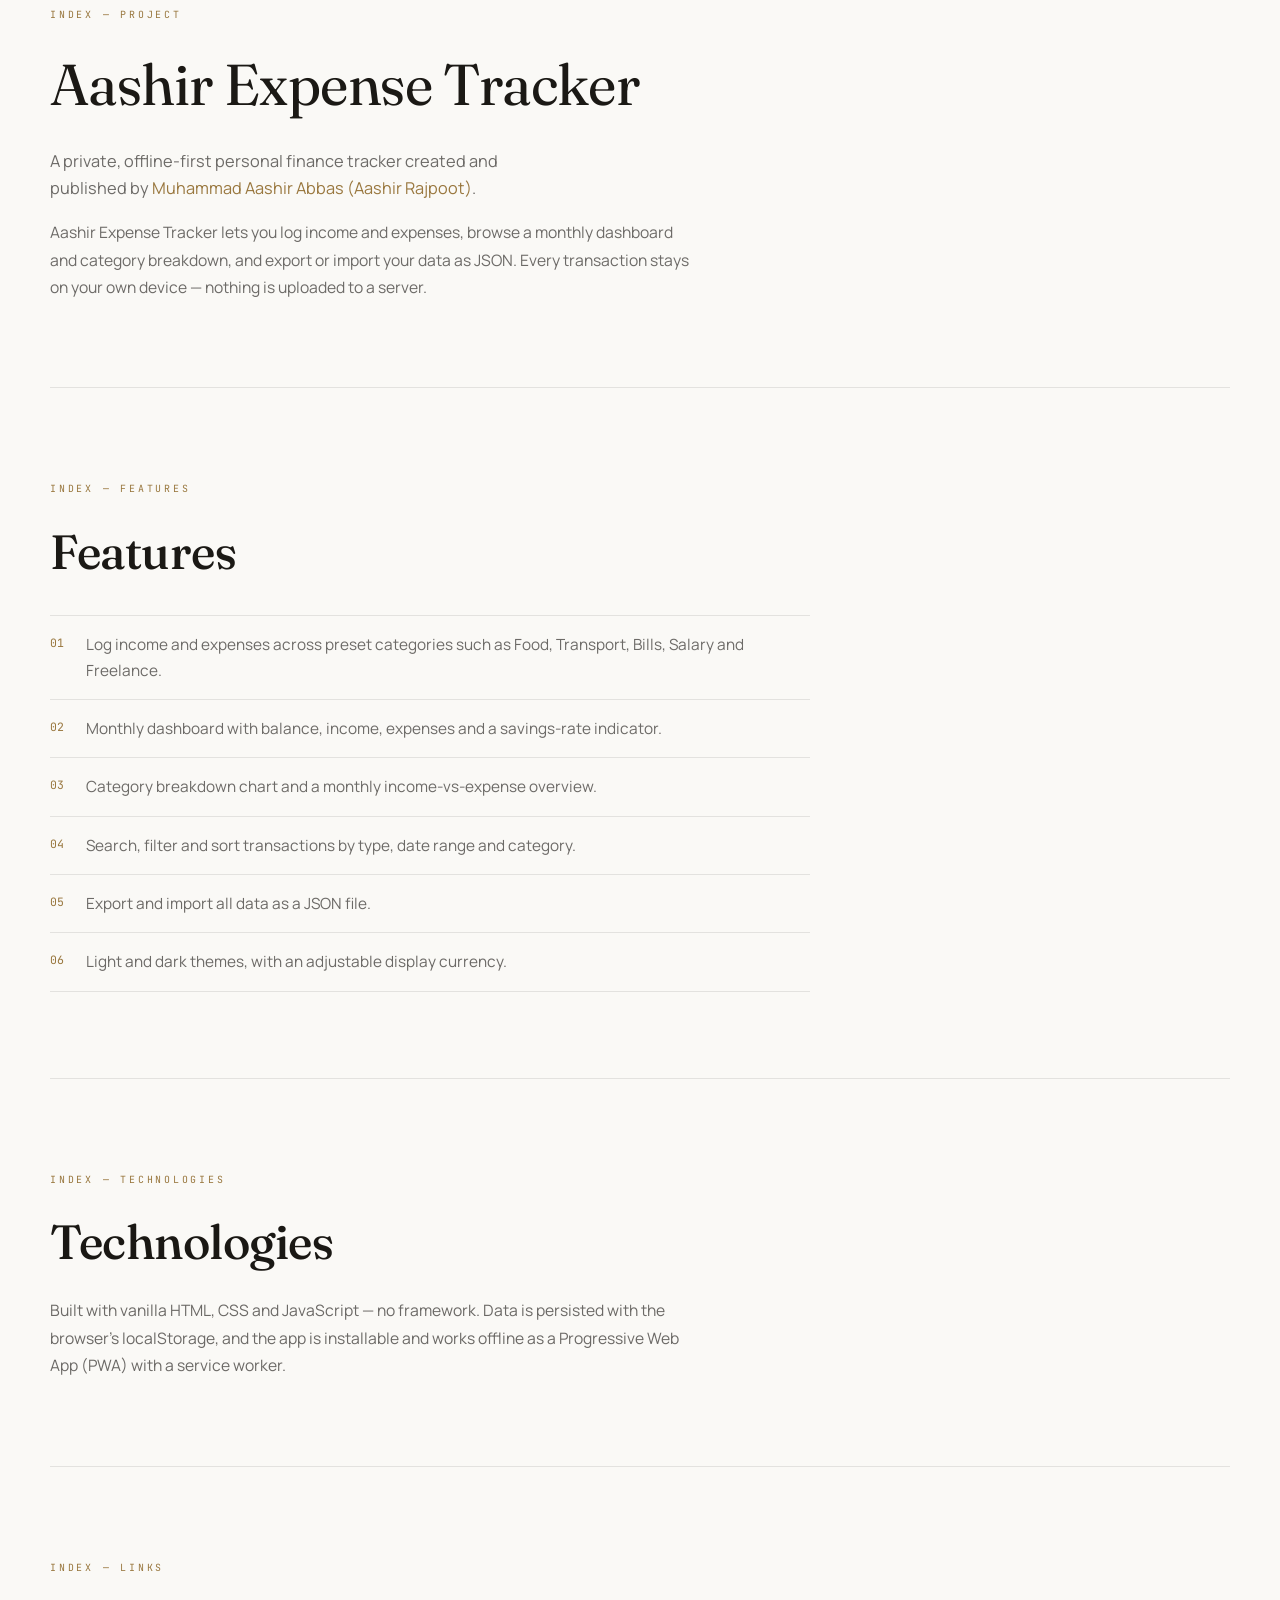
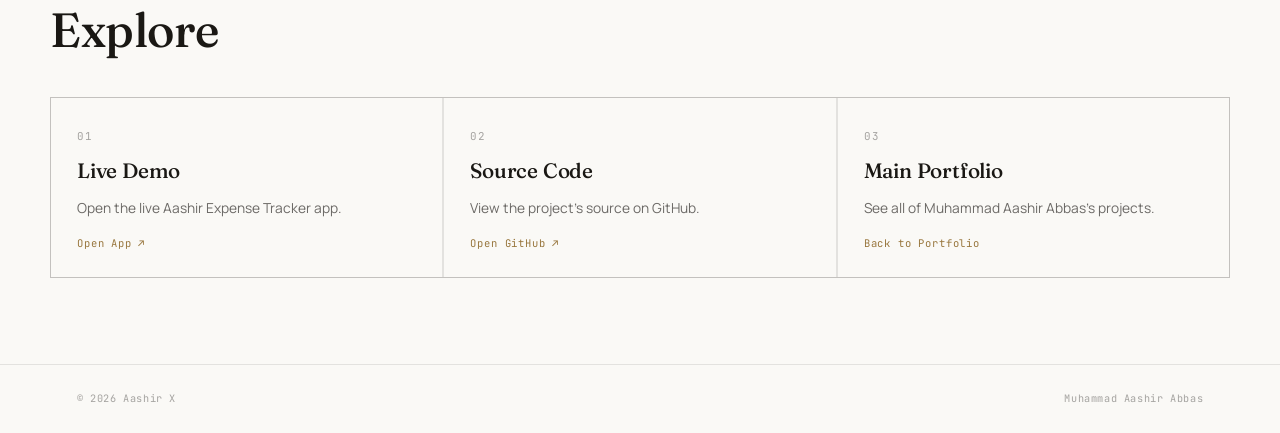
<file: aashir-expense-tracker.html>
<!DOCTYPE html>
<html lang="en">
<head>
<meta charset="UTF-8">
<meta name="viewport" content="width=device-width, initial-scale=1.0, viewport-fit=cover">
<title>Aashir Expense Tracker — Project Case Study | Muhammad Aashir Abbas</title>
<meta name="description" content="A case study of Aashir Expense Tracker — a private, offline-first personal finance web app created and published by Muhammad Aashir Abbas (Aashir Rajpoot).">
<meta name="robots" content="index, follow">
<link rel="canonical" href="https://muhammadaashirabbas.aashirrajpoot757.workers.dev/aashir-expense-tracker">
<meta name="theme-color" content="#0a0806">
<link rel="icon" href="../aashir-profile.jpeg">
<link rel="apple-touch-icon" href="../aashir-profile.jpeg">

<meta property="og:title" content="Aashir Expense Tracker — Project Case Study">
<meta property="og:description" content="A case study of Aashir Expense Tracker, a project by Muhammad Aashir Abbas (Aashir Rajpoot).">
<meta property="og:type" content="article">
<meta property="og:url" content="https://muhammadaashirabbas.aashirrajpoot757.workers.dev/aashir-expense-tracker">
<meta property="og:image" content="https://muhammadaashirabbas.aashirrajpoot757.workers.dev/aashir-profile.jpeg">
<meta property="og:image:width" content="608">
<meta property="og:image:height" content="923">
<meta property="og:image:type" content="image/jpeg">
<meta name="twitter:card" content="summary_large_image">
<meta name="twitter:title" content="Aashir Expense Tracker — Project Case Study">
<meta name="twitter:description" content="A case study of Aashir Expense Tracker, a project by Muhammad Aashir Abbas (Aashir Rajpoot).">
<meta name="twitter:image" content="https://muhammadaashirabbas.aashirrajpoot757.workers.dev/aashir-profile.jpeg">

<script type="application/ld+json">
{
  "@context": "https://schema.org",
  "@graph": [
    {
      "@type": "WebPage",
      "@id": "https://muhammadaashirabbas.aashirrajpoot757.workers.dev/aashir-expense-tracker#webpage",
      "url": "https://muhammadaashirabbas.aashirrajpoot757.workers.dev/aashir-expense-tracker",
      "name": "Aashir Expense Tracker — Project Case Study",
      "description": "A case study of Aashir Expense Tracker — a private, offline-first personal finance web app created and published by Muhammad Aashir Abbas (Aashir Rajpoot).",
      "isPartOf": { "@id": "https://muhammadaashirabbas.aashirrajpoot757.workers.dev/#website" },
      "about": { "@id": "https://muhammadaashirabbas.aashirrajpoot757.workers.dev/aashir-expense-tracker#app" },
      "author": { "@id": "https://muhammadaashirabbas.aashirrajpoot757.workers.dev/#person" },
      "primaryImageOfPage": "https://muhammadaashirabbas.aashirrajpoot757.workers.dev/aashir-profile.jpeg"
    },
    {
      "@type": "SoftwareApplication",
      "@id": "https://muhammadaashirabbas.aashirrajpoot757.workers.dev/aashir-expense-tracker#app",
      "name": "Aashir Expense Tracker",
      "alternateName": "Treasury",
      "applicationCategory": "FinanceApplication",
      "url": "https://aashir-rajpoot.github.io/aashir-expense-tracker/",
      "description": "A private, offline-first expense tracking web app for logging income and expenses and viewing monthly analytics. All data is stored locally on the user's device.",
      "creator": { "@id": "https://muhammadaashirabbas.aashirrajpoot757.workers.dev/#person" }
    },
    {
      "@type": "Person",
      "@id": "https://muhammadaashirabbas.aashirrajpoot757.workers.dev/#person",
      "name": "Muhammad Aashir Abbas",
      "alternateName": ["Aashir Rajpoot", "Aashir Abbas", "AASHIR Rajpoot"],
      "url": "https://muhammadaashirabbas.aashirrajpoot757.workers.dev/",
      "image": [
        "https://muhammadaashirabbas.aashirrajpoot757.workers.dev/aashir-profile.jpeg",
        "https://muhammadaashirabbas.aashirrajpoot757.workers.dev/muhammad%20Aashir.jpeg",
        "https://muhammadaashirabbas.aashirrajpoot757.workers.dev/Aashir%20Abbas.jpeg",
        "https://muhammadaashirabbas.aashirrajpoot757.workers.dev/AashirRajpoot.jpeg"
      ],
      "birthDate": "2006-03-13",
      "sameAs": [
        "https://www.facebook.com/share/1DmQ7qDxAf/",
        "https://www.linkedin.com/in/muhammad-aashir-abbas-9679b0279",
        "https://www.instagram.com/aashirrajpoot757",
        "https://youtube.com/@aashirnovavax",
        "https://www.threads.com/@aashirrajpoot757",
        "https://github.com/Aashir-Rajpoot",
        "https://www.fiverr.com/s/NeBWVEN"
      ]
    },
    {
      "@type": "BreadcrumbList",
      "itemListElement": [
        { "@type": "ListItem", "position": 1, "name": "Home", "item": "https://muhammadaashirabbas.aashirrajpoot757.workers.dev/" },
        { "@type": "ListItem", "position": 2, "name": "About", "item": "https://muhammadaashirabbas.aashirrajpoot757.workers.dev/aboutus" },
        { "@type": "ListItem", "position": 3, "name": "Aashir Expense Tracker", "item": "https://muhammadaashirabbas.aashirrajpoot757.workers.dev/aashir-expense-tracker" }
      ]
    }
  ]
}
</script>

<link rel="preconnect" href="https://fonts.googleapis.com">
<link rel="preconnect" href="https://fonts.gstatic.com" crossorigin>
<link href="https://fonts.googleapis.com/css2?family=Fraunces:ital,opsz,wght@0,9..144,300;0,9..144,400;0,9..144,500;0,9..144,600;1,9..144,400;1,9..144,500&family=Manrope:wght@300;400;500;600;700&family=JetBrains+Mono:wght@400;500&display=swap" rel="stylesheet">
<link rel="stylesheet" href="../style.css">
</head>
<body>

<div id="grain" aria-hidden="true"></div>
<a class="skip-link" href="#main">Skip to content</a>

<main id="main" class="about-page">

  <div class="about-block about-intro" style="border-top:none;">
    <span class="eyebrow">Index — Project</span>
    <h1 style="font-family:var(--font-display);font-weight:400;font-size:clamp(2.2rem,6vw,3.6rem);margin-bottom:18px;color:rgb(var(--ink));">Aashir Expense Tracker</h1>
    <p class="about-lede">A private, offline-first personal finance tracker created and published by <a href="https://muhammadaashirabbas.aashirrajpoot757.workers.dev/" style="color:rgb(var(--gold));">Muhammad Aashir Abbas (Aashir Rajpoot)</a>.</p>
    <p class="about-body">Aashir Expense Tracker lets you log income and expenses, browse a monthly dashboard and category breakdown, and export or import your data as JSON. Every transaction stays on your own device — nothing is uploaded to a server.</p>
  </div>

  <div class="about-block">
    <span class="eyebrow">Index — Features</span>
    <h2>Features</h2>
    <ul class="why-list">
      <li><span class="why-num">01</span><span>Log income and expenses across preset categories such as Food, Transport, Bills, Salary and Freelance.</span></li>
      <li><span class="why-num">02</span><span>Monthly dashboard with balance, income, expenses and a savings-rate indicator.</span></li>
      <li><span class="why-num">03</span><span>Category breakdown chart and a monthly income-vs-expense overview.</span></li>
      <li><span class="why-num">04</span><span>Search, filter and sort transactions by type, date range and category.</span></li>
      <li><span class="why-num">05</span><span>Export and import all data as a JSON file.</span></li>
      <li><span class="why-num">06</span><span>Light and dark themes, with an adjustable display currency.</span></li>
    </ul>
  </div>

  <div class="about-block">
    <span class="eyebrow">Index — Technologies</span>
    <h2>Technologies</h2>
    <p class="about-body">Built with vanilla HTML, CSS and JavaScript — no framework. Data is persisted with the browser's localStorage, and the app is installable and works offline as a Progressive Web App (PWA) with a service worker.</p>
  </div>

  <div class="about-block">
    <span class="eyebrow">Index — Links</span>
    <h2>Explore</h2>
    <div class="project-grid">
      <article class="project-card">
        <span class="pc-num">01</span>
        <h3 class="pc-title">Live Demo</h3>
        <p class="pc-desc">Open the live Aashir Expense Tracker app.</p>
        <a class="pc-link" href="https://aashir-rajpoot.github.io/aashir-expense-tracker/" target="_blank" rel="noopener noreferrer">Open App <span aria-hidden="true">↗</span></a>
      </article>
      <article class="project-card">
        <span class="pc-num">02</span>
        <h3 class="pc-title">Source Code</h3>
        <p class="pc-desc">View the project's source on GitHub.</p>
        <a class="pc-link" href="https://github.com/Aashir-Rajpoot" target="_blank" rel="noopener noreferrer">Open GitHub <span aria-hidden="true">↗</span></a>
      </article>
      <article class="project-card">
        <span class="pc-num">03</span>
        <h3 class="pc-title">Main Portfolio</h3>
        <p class="pc-desc">See all of Muhammad Aashir Abbas's projects.</p>
        <a class="pc-link" href="https://muhammadaashirabbas.aashirrajpoot757.workers.dev/#worlds">Back to Portfolio</a>
      </article>
    </div>
  </div>

</main>

<footer id="site-footer">
  <span>© <span id="year"></span> Aashir X</span>
  <span>Muhammad Aashir Abbas</span>
</footer>

<script>document.getElementById('year').textContent = new Date().getFullYear();</script>
</body>
</html>
</file>
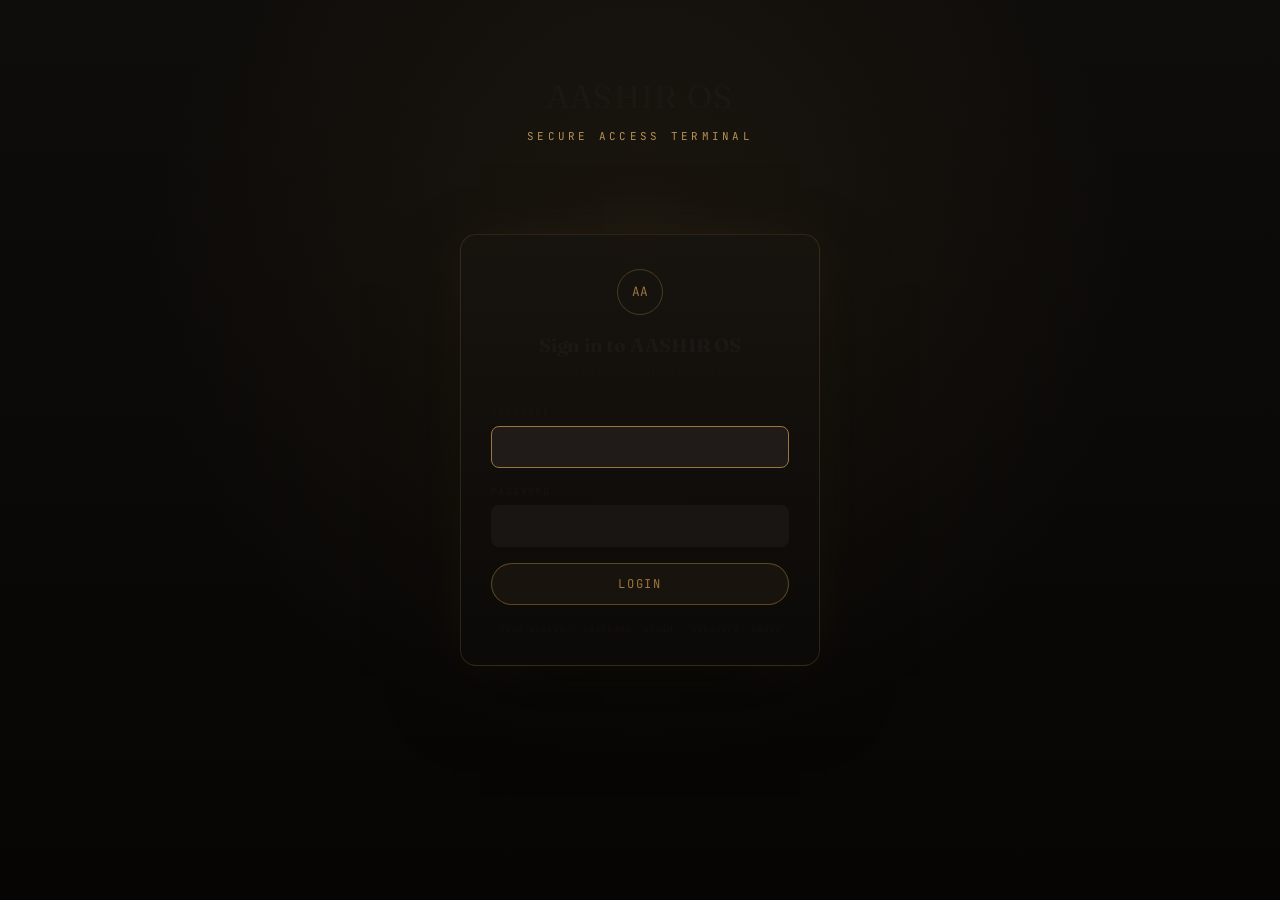
<file: AashirOslogin.html>
<!DOCTYPE html>
<html lang="en">
<head>
<meta charset="UTF-8">
<meta name="viewport" content="width=device-width, initial-scale=1, maximum-scale=1, user-scalable=no">
<title>AASHIR OS — Login</title>
<meta name="robots" content="noindex, nofollow">
<meta name="description" content="AASHIR OS — interactive simulated desktop environment.">
<link rel="preconnect" href="https://fonts.googleapis.com">
<link rel="stylesheet" href="https://fonts.googleapis.com/css2?family=Fraunces:wght@400;500&family=Manrope:wght@400;500;600&family=JetBrains+Mono:wght@400;500&display=swap">
<link rel="stylesheet" href="style.css">
<link rel="stylesheet" href="os-desktop.css">
</head>
<body class="os2-body">

<div id="os2-root">

  <!-- ============ LOGIN SCREEN ============ -->
  <div id="os2-login-screen" data-visible="true">
    <div class="os2-login-brand">
      <span class="t1">AASHIR OS</span>
      <span class="t2">Secure Access Terminal</span>
    </div>

    <div id="os2-login-modal">
      <div class="os2-login-icon">AA</div>
      <h2>Sign in to AASHIR OS</h2>
      <p class="os2-login-sub">Authentication Required</p>

      <form id="os2-login-form" autocomplete="off">
        <div class="os2-field">
          <label for="os2-login-user">Username</label>
          <input type="text" id="os2-login-user" name="username" autocomplete="username" autocapitalize="off" spellcheck="false" required>
        </div>
        <div class="os2-field">
          <label for="os2-login-pass">Password</label>
          <input type="password" id="os2-login-pass" name="password" autocomplete="current-password" required>
        </div>
        <p id="os2-login-error" hidden></p>
        <button type="submit" class="os2-login-submit">Login</button>
      </form>

      <p class="os2-login-hint">Demo access — username: admin · password: admin</p>
    </div>
  </div>

  <!-- ============ BOOT OVERLAY ============ -->
  <div id="os2-boot" hidden aria-hidden="true">
    <span class="os2-boot-title">AASHIR OS</span>
    <span class="os2-boot-status" id="os2-boot-status">INITIALIZING…</span>
    <div class="os2-boot-bar"><span id="os2-boot-fill"></span></div>
  </div>

  <!-- ============ DESKTOP ============ -->
  <div id="os2-desktop" data-visible="false">

    <div id="os2-desktop-area">
      <div id="os2-icons"></div>
    </div>

    <div id="os2-start-menu">
      <button type="button" data-start="start-mycomputer">🖥️ My Computer</button>
      <button type="button" data-start="start-explorer">🗂️ File Explorer</button>
      <button type="button" data-start="start-browser">🌐 Aashir Browser</button>
      <button type="button" data-start="start-terminal">⌁ Terminal</button>
      <button type="button" data-start="start-recyclebin">🗑️ Recycle Bin</button>
      <div class="os2-start-sep"></div>
      <button type="button" onclick="window.location.href='index.html'">↩ Back to Portfolio</button>
      <button type="button" data-start="start-logout">⏻ Logout</button>
    </div>

    <div id="os2-taskbar">
      <button type="button" id="os2-start-btn">AASHIR OS</button>
      <div id="os2-taskbar-quick">
        <div class="os2-taskbar-icon" data-taskbar-launch="explorer" title="File Explorer">🗂️</div>
        <div class="os2-taskbar-icon" data-taskbar-launch="browser" title="Aashir Browser">🌐</div>
        <div class="os2-taskbar-icon" data-taskbar-launch="terminal" title="Terminal">⌁</div>
      </div>
      <div id="os2-taskbar-apps"></div>
      <div id="os2-clock">
        <span id="os2-clock-date">—</span>
        <span id="os2-clock-time">--:--:--</span>
      </div>
    </div>

  </div>

</div>

<script src="os-vfs.js" defer></script>
<script src="os-window.js" defer></script>
<script src="os-apps.js" defer></script>
<script src="os-terminal.js" defer></script>
<script src="os-desktop.js" defer></script>
<script src="os-auth.js" defer></script>
</body>
</html>
</file>
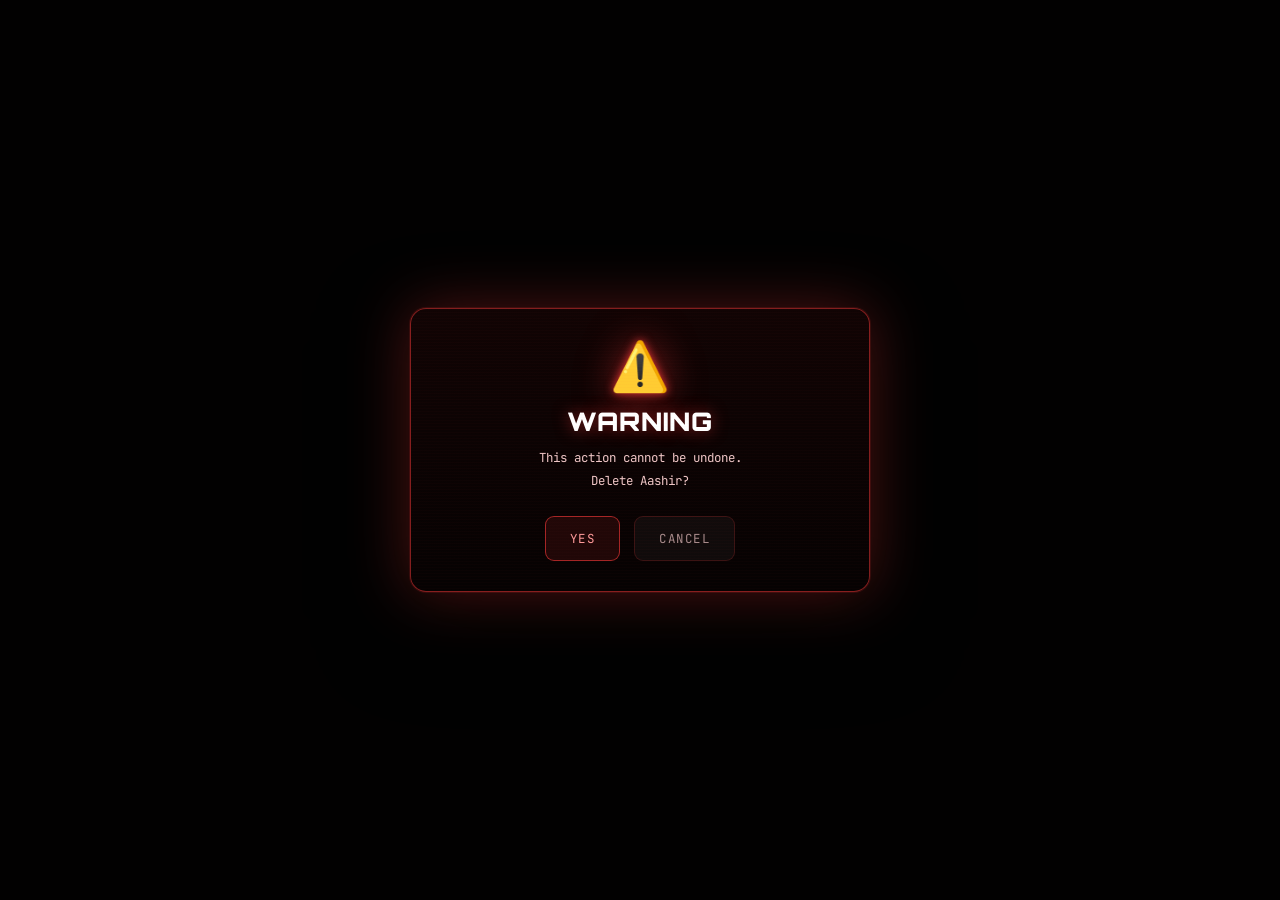
<file: DeleteAashir.html>
<!DOCTYPE html>
<html lang="en">
<head>
<meta charset="UTF-8">
<meta name="viewport" content="width=device-width, initial-scale=1.0, viewport-fit=cover">
<title>DELETE AASHIR — Simulation</title>
<meta name="description" content="A completely fake, safe, in-browser cybersecurity easter-egg simulation. No real deletion occurs. Nothing is touched on your device.">
<meta name="robots" content="noindex, nofollow">
<link rel="icon" href="./aashir-profile.jpeg">
<link rel="preconnect" href="https://fonts.googleapis.com">
<link rel="preconnect" href="https://fonts.gstatic.com" crossorigin>
<link href="https://fonts.googleapis.com/css2?family=JetBrains+Mono:wght@400;500;700&family=Orbitron:wght@600;800;900&family=Rajdhani:wght@500;600;700&display=swap" rel="stylesheet">
<style>
  :root{
    --bg:#050605; --line:rgba(255,59,59,.18);
    --green:#00ff8c; --red:#ff3b3b; --red-dim:#c62828; --amber:#ffb020;
    --ink:#f3e9e9; --ink-dim:#a98b8b; --font-mono:'JetBrains Mono',monospace;
    --font-display:'Orbitron',sans-serif; --font-ui:'Rajdhani',sans-serif;
  }
  *{box-sizing:border-box;}
  html,body{margin:0;padding:0;height:100%;background:var(--bg);color:var(--ink);font-family:var(--font-ui);overflow:hidden;}
  #da-root{position:fixed;inset:0;background:var(--bg);}
  #da-root::before{
    content:"";position:fixed;inset:0;pointer-events:none;z-index:1;
    background:repeating-linear-gradient(to bottom, rgba(255,59,59,.03) 0px, rgba(255,59,59,.03) 1px, transparent 1px, transparent 3px);
    mix-blend-mode:overlay;
  }

  /* Overlay + card base (shared) */
  .da-overlay{position:fixed;inset:0;z-index:20;display:none;align-items:center;justify-content:center;padding:20px;background:rgba(2,0,0,.72);backdrop-filter:blur(4px);opacity:0;transition:opacity .25s ease;}
  .da-overlay.show{display:flex;opacity:1;}
  .da-card{position:relative;width:100%;max-width:460px;background:linear-gradient(180deg,rgba(18,4,4,.94),rgba(6,2,2,.97));border:1px solid rgba(255,59,59,.5);border-radius:16px;padding:36px 30px 30px;text-align:center;box-shadow:0 0 0 1px rgba(255,59,59,.12),0 0 60px rgba(255,59,59,.3),0 30px 90px rgba(0,0,0,.7);overflow:hidden;transform:scale(.9) translateY(10px);opacity:0;animation:da-in .45s cubic-bezier(.2,.9,.25,1) forwards;}
  @keyframes da-in{to{transform:scale(1) translateY(0);opacity:1;}}
  .da-card::before{content:"";position:absolute;inset:0;pointer-events:none;opacity:.3;background:repeating-linear-gradient(to bottom, rgba(255,59,59,.06) 0px, rgba(255,59,59,.06) 1px, transparent 1px, transparent 3px);}
  .da-icon{font-size:3rem;line-height:1;margin-bottom:12px;text-shadow:0 0 10px rgba(255,59,59,.9),0 0 40px rgba(255,59,59,.6);}
  .da-title{font-family:var(--font-display);font-weight:900;font-size:clamp(1.15rem,4.5vw,1.6rem);letter-spacing:.04em;color:#fff;margin:0 0 10px;text-shadow:0 0 16px rgba(255,59,59,.5);}
  .da-sub{font-family:var(--font-mono);font-size:.78rem;line-height:1.8;color:#f0c7c7;margin:0 0 24px;}
  .da-btnrow{display:flex;gap:14px;justify-content:center;flex-wrap:wrap;position:relative;z-index:2;}
  .da-btn{font-family:var(--font-mono);font-size:.78rem;letter-spacing:.12em;text-transform:uppercase;padding:13px 24px;border-radius:9px;cursor:pointer;transition:.2s;border:1px solid;background:none;}
  .da-btn.danger{border-color:rgba(255,59,59,.6);background:rgba(255,59,59,.1);color:#ff9a9a;}
  .da-btn.danger:hover,.da-btn.danger:focus-visible{background:rgba(255,59,59,.22);box-shadow:0 0 20px rgba(255,59,59,.35);}
  .da-btn.safe{border-color:var(--green);background:rgba(0,255,140,.08);color:var(--green);}
  .da-btn.safe:hover,.da-btn.safe:focus-visible{background:rgba(0,255,140,.18);box-shadow:0 0 20px rgba(0,255,140,.3);}
  .da-btn.ghost{border-color:var(--line);background:rgba(255,255,255,.04);color:var(--ink-dim);}
  .da-btn.ghost:hover,.da-btn.ghost:focus-visible{color:#fff;border-color:#fff;}
  .da-btn:focus-visible{outline:2px solid #fff;outline-offset:2px;}

  /* Cinematic deletion screen */
  #da-cinematic{position:fixed;inset:0;z-index:10;display:none;flex-direction:column;background:#000;font-family:var(--font-mono);}
  #da-cinematic.show{display:flex;}
  #da-cine-scan{position:absolute;inset:0;pointer-events:none;opacity:.5;background:repeating-linear-gradient(to bottom, rgba(255,59,59,.05) 0px, rgba(255,59,59,.05) 1px, transparent 1px, transparent 3px);}
  #da-cine-body{flex:1;overflow-y:auto;padding:60px 8vw 40px;position:relative;z-index:2;}
  #da-cine-head{font-family:var(--font-display);font-weight:800;letter-spacing:.08em;color:var(--red);font-size:clamp(1rem,3vw,1.3rem);text-shadow:0 0 14px rgba(255,59,59,.5);margin-bottom:18px;}
  #da-cine-log{max-width:640px;font-size:.82rem;line-height:1.9;color:#ff9a9a;min-height:280px;}
  #da-cine-log .ln{opacity:0;animation:da-lnfade .3s forwards;white-space:pre-wrap;}
  @keyframes da-lnfade{to{opacity:1;}}
  .da-ln-err{color:var(--amber);}
  .da-ln-ok{color:var(--green);}
  #da-cine-footer{position:fixed;left:0;right:0;bottom:0;z-index:3;background:linear-gradient(0deg,#000 65%,transparent);padding:22px 8vw 30px;}
  #da-progress-label{font-family:var(--font-mono);font-size:.72rem;letter-spacing:.14em;color:var(--ink-dim);margin-bottom:10px;text-transform:uppercase;}
  #da-progress-bar{height:8px;width:100%;background:rgba(255,255,255,.06);border-radius:99px;overflow:hidden;border:1px solid var(--line);}
  #da-progress-bar > i{display:block;height:100%;width:0%;background:linear-gradient(90deg,var(--red-dim),var(--red));transition:width .3s linear;}
  #da-progress-pct{font-family:var(--font-display);font-weight:900;font-size:clamp(1.6rem,6vw,2.6rem);color:var(--red);text-shadow:0 0 20px rgba(255,59,59,.5);margin-top:12px;}
  .da-glitch{animation:da-glitchkf .18s steps(2) infinite;}
  @keyframes da-glitchkf{
    0%{transform:translate(0,0);filter:hue-rotate(0deg);}
    25%{transform:translate(-2px,1px);filter:hue-rotate(20deg);}
    50%{transform:translate(2px,-1px);filter:hue-rotate(-15deg);}
    75%{transform:translate(-1px,-1px);filter:hue-rotate(8deg);}
    100%{transform:translate(0,0);filter:hue-rotate(0deg);}
  }
  .da-flicker{animation:da-flickerkf .12s steps(1);}
  @keyframes da-flickerkf{0%{opacity:.3;}100%{opacity:1;}}

  /* White transition */
  #da-white{position:fixed;inset:0;z-index:15;background:#fff;display:none;opacity:0;transition:opacity .6s ease;}
  #da-white.show{display:block;opacity:1;}

  @media(max-width:520px){
    .da-card{padding:28px 20px 24px;}
    #da-cine-body{padding:50px 6vw 30px;}
    #da-cine-footer{padding:18px 6vw 24px;}
  }
  .da-sr-only{position:absolute;width:1px;height:1px;overflow:hidden;clip:rect(0,0,0,0);}
</style>
</head>
<body>
<div id="da-root">

  <!-- Cinematic fake-deletion screen -->
  <div id="da-cinematic" aria-hidden="true">
    <div id="da-cine-scan"></div>
    <div id="da-cine-body">
      <div id="da-cine-head">AASHIR OS — SYSTEM DELETION SIMULATION</div>
      <div id="da-cine-log"></div>
    </div>
    <div id="da-cine-footer">
      <div id="da-progress-label">DELETION PROGRESS: <span id="da-progress-num">0</span>%</div>
      <div id="da-progress-bar"><i id="da-progress-fill"></i></div>
      <div id="da-progress-pct"><span id="da-progress-big">0</span>%</div>
    </div>
  </div>

  <!-- White calm transition -->
  <div id="da-white" aria-hidden="true"></div>

  <!-- Warning popup -->
  <div class="da-overlay show" id="da-warning" role="dialog" aria-modal="true" aria-labelledby="da-warning-title">
    <div class="da-card">
      <div class="da-icon">⚠️</div>
      <h2 class="da-title" id="da-warning-title">WARNING</h2>
      <p class="da-sub">This action cannot be undone.<br>Delete Aashir?</p>
      <div class="da-btnrow">
        <button class="da-btn danger" id="da-yes-btn" type="button">YES</button>
        <button class="da-btn ghost" id="da-cancel-btn" type="button">CANCEL</button>
      </div>
    </div>
  </div>

  <!-- Cancel joke popup -->
  <div class="da-overlay" id="da-joke" role="dialog" aria-modal="true" aria-labelledby="da-joke-title" aria-hidden="true">
    <div class="da-card">
      <div class="da-icon">🤣</div>
      <h2 class="da-title" id="da-joke-title">HaHaHa Dar Gaya?</h2>
      <p class="da-sub">Relax — nothing was ever going to be deleted.</p>
      <div class="da-btnrow">
        <button class="da-btn safe" id="da-joke-back-btn" type="button">BACK</button>
      </div>
    </div>
  </div>

  <!-- Final popup -->
  <div class="da-overlay" id="da-final" role="dialog" aria-modal="true" aria-labelledby="da-final-title" aria-hidden="true">
    <div class="da-card">
      <div class="da-icon">😄</div>
      <h2 class="da-title" id="da-final-title">Bapp Ko Bhj, Tera Bas Ki Baat Nahi 🤣🤣</h2>
      <p class="da-sub">Nothing was deleted. This was a 100% simulated, safe, in-browser easter egg.</p>
      <div class="da-btnrow">
        <button class="da-btn danger" id="da-hack-btn" type="button">TRY TO HACK</button>
        <button class="da-btn ghost" id="da-final-back-btn" type="button">BACK</button>
      </div>
    </div>
  </div>

</div>

<span class="da-sr-only" aria-live="polite" id="da-live"></span>

<script>
(function(){
  "use strict";
  var ROOT_HOME = '/';
  var ROOT_HACK = '/HackMe.html';

  var warningPopup = document.getElementById('da-warning');
  var jokePopup = document.getElementById('da-joke');
  var finalPopup = document.getElementById('da-final');
  var cinematic = document.getElementById('da-cinematic');
  var whiteScreen = document.getElementById('da-white');
  var cineLog = document.getElementById('da-cine-log');
  var progFill = document.getElementById('da-progress-fill');
  var progNum = document.getElementById('da-progress-num');
  var progBig = document.getElementById('da-progress-big');
  var live = document.getElementById('da-live');

  function announce(msg){ if(live) live.textContent = msg; }
  function open(el){ el.classList.add('show'); el.setAttribute('aria-hidden','false'); }
  function close(el){ el.classList.remove('show'); el.setAttribute('aria-hidden','true'); }

  document.getElementById('da-cancel-btn').addEventListener('click', function(){
    close(warningPopup);
    open(jokePopup);
    announce('Deletion cancelled.');
  });
  document.getElementById('da-joke-back-btn').addEventListener('click', function(){
    close(jokePopup);
    open(warningPopup);
  });
  document.getElementById('da-final-back-btn').addEventListener('click', function(){
    window.location.href = ROOT_HOME;
  });
  document.getElementById('da-hack-btn').addEventListener('click', function(){
    window.location.href = ROOT_HACK;
  });

  document.addEventListener('keydown', function(e){
    if(e.key !== 'Escape') return;
    if(jokePopup.classList.contains('show')){ close(jokePopup); open(warningPopup); }
  });

  var MESSAGES = [
    'Initializing deletion sequence... [SIMULATED]',
    'Deleting identity...',
    'Removing projects...',
    'Removing skills...',
    'Removing portfolio...',
    'Removing achievements...',
    'Removing certificates...',
    'Removing security modules...',
    'Removing digital footprint...',
    'Purging AASHIR OS core...',
    'ERROR: AASHIR cannot be deleted. Retrying...',
    'Bypassing self-preservation protocol...',
    'Removing connect links...',
    'Removing experience records...',
    'Finalizing purge sequence...',
    'ERROR: Talent module is undeletable.',
    'Compiling deletion report...'
  ];

  function addLine(text, cls){
    var div = document.createElement('div');
    div.className = 'ln' + (cls ? ' ' + cls : '');
    div.textContent = '> ' + text;
    cineLog.appendChild(div);
    cineLog.scrollTop = cineLog.scrollHeight;
  }

  var deletionStarted = false;
  function startDeletion(){
    if(deletionStarted) return;
    deletionStarted = true;
    close(warningPopup);
    cineLog.innerHTML = '';
    open(cinematic);
    announce('Simulated deletion started.');

    var DURATION = 60000; // ~60 seconds, purely cosmetic — nothing is actually deleted
    var startTime = Date.now();
    var msgIndex = 0;
    var lastPct = 0;

    var msgTimer = setInterval(function(){
      if(msgIndex >= MESSAGES.length){ clearInterval(msgTimer); return; }
      var text = MESSAGES[msgIndex++];
      var cls = text.indexOf('ERROR') === 0 ? 'da-ln-err' : '';
      addLine(text, cls);
      // occasional subtle glitch/flicker, never excessive
      if(Math.random() < 0.35){
        cinematic.classList.add('da-glitch');
        setTimeout(function(){ cinematic.classList.remove('da-glitch'); }, 180);
      }
      if(Math.random() < 0.25){
        cinematic.classList.add('da-flicker');
        setTimeout(function(){ cinematic.classList.remove('da-flicker'); }, 120);
      }
    }, DURATION / (MESSAGES.length + 2));

    var progTimer = setInterval(function(){
      var elapsed = Date.now() - startTime;
      var pct = Math.min(99, Math.floor((elapsed / DURATION) * 100));
      if(pct > lastPct){
        lastPct = pct;
        progFill.style.width = pct + '%';
        progNum.textContent = pct;
        progBig.textContent = pct;
      }
      if(elapsed >= DURATION){
        clearInterval(progTimer);
        clearInterval(msgTimer);
        finishDeletion();
      }
    }, 200);
  }

  function finishDeletion(){
    progFill.style.width = '100%';
    progNum.textContent = '100';
    progBig.textContent = '100';
    addLine('DELETION COMPLETE', 'da-ln-ok');
    announce('Deletion complete.');
    setTimeout(function(){
      close(cinematic);
      open(whiteScreen);
      setTimeout(function(){
        close(whiteScreen);
        open(finalPopup);
        var hackBtn = document.getElementById('da-hack-btn');
        if(hackBtn) hackBtn.focus();
      }, 1400);
    }, 900);
  }

  document.getElementById('da-yes-btn').addEventListener('click', startDeletion);

})();
</script>
</body>
</html>
</file>
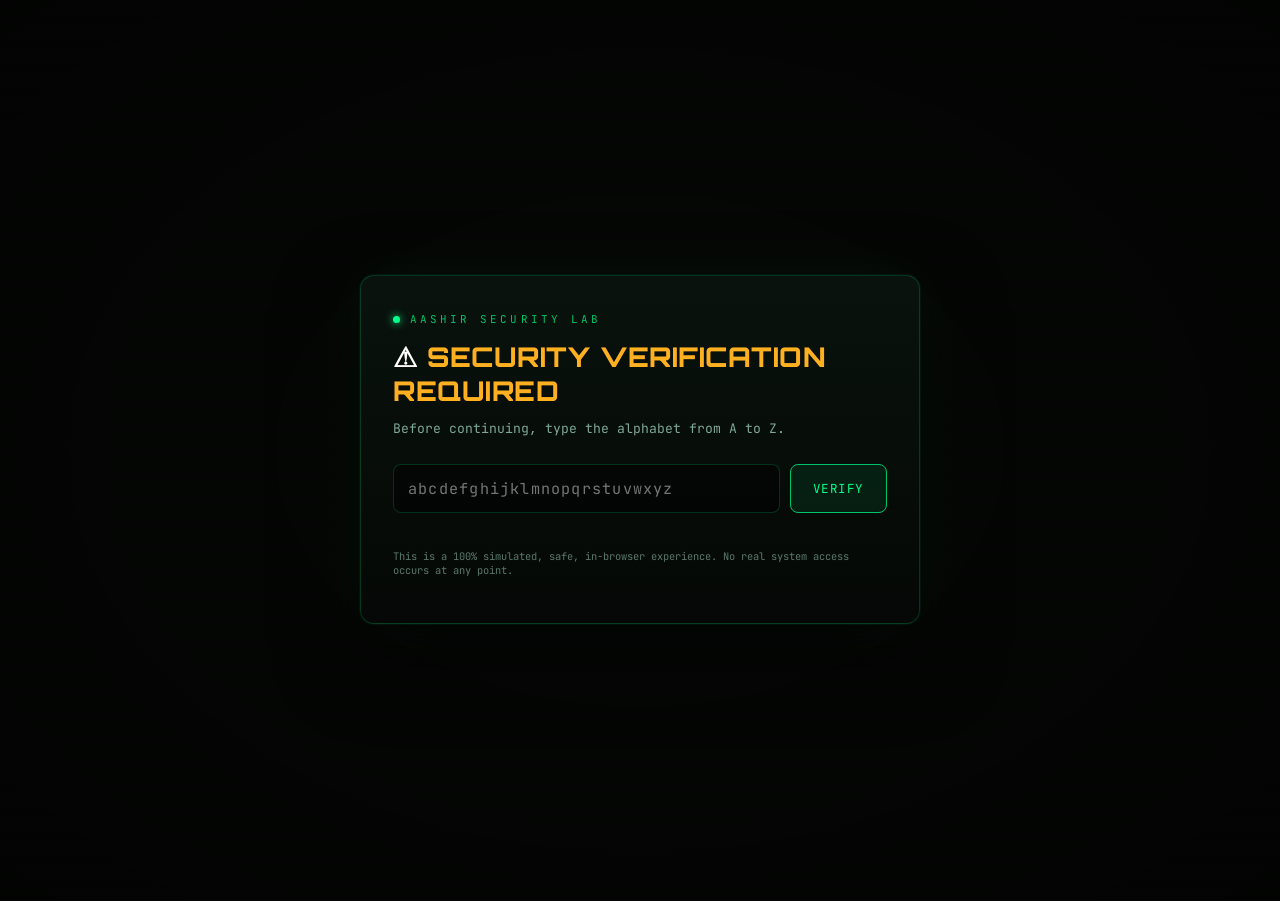
<file: HackMe.html>
<!DOCTYPE html>
<html lang="en">
<head>
<meta charset="UTF-8">
<meta name="viewport" content="width=device-width, initial-scale=1.0, viewport-fit=cover">
<title>HACK ME — Aashir Security Awareness Simulation</title>
<meta name="description" content="A completely fake, safe, in-browser cybersecurity awareness simulation by Muhammad Aashir Abbas (Aashir Rajpoot). No real hacking. Educational only.">
<meta name="robots" content="noindex, nofollow">
<link rel="icon" href="./aashir-profile.jpeg">
<link rel="preconnect" href="https://fonts.googleapis.com">
<link rel="preconnect" href="https://fonts.gstatic.com" crossorigin>
<link href="https://fonts.googleapis.com/css2?family=JetBrains+Mono:wght@400;500;700&family=Orbitron:wght@600;800;900&family=Rajdhani:wght@500;600;700&display=swap" rel="stylesheet">
<style>
  :root{
    --bg:#050605; --panel:#0a0f0c; --line:rgba(0,255,140,.18);
    --green:#00ff8c; --green-dim:#00c46b; --red:#ff3b3b; --amber:#ffb020;
    --ink:#d7fbe8; --ink-dim:#7fa895; --font-mono:'JetBrains Mono',monospace;
    --font-display:'Orbitron',sans-serif; --font-ui:'Rajdhani',sans-serif;
  }
  *{box-sizing:border-box;}
  html,body{margin:0;padding:0;height:100%;background:var(--bg);color:var(--ink);font-family:var(--font-ui);overflow-x:hidden;}
  #hm-root{position:relative;min-height:100vh;display:flex;align-items:center;justify-content:center;padding:24px;}
  #hm-root::before{
    content:"";position:fixed;inset:0;pointer-events:none;z-index:1;
    background:repeating-linear-gradient(to bottom, rgba(0,255,140,.035) 0px, rgba(0,255,140,.035) 1px, transparent 1px, transparent 3px);
    mix-blend-mode:overlay;
  }
  #hm-root::after{
    content:"";position:fixed;inset:0;pointer-events:none;z-index:1;
    background:radial-gradient(ellipse at center, transparent 40%, rgba(0,0,0,.65) 130%);
  }
  .hm-panel{position:relative;z-index:2;width:100%;max-width:560px;background:linear-gradient(180deg,rgba(10,20,14,.92),rgba(5,8,6,.96));border:1px solid var(--line);border-radius:14px;padding:36px 32px;box-shadow:0 0 0 1px rgba(0,255,140,.05),0 30px 80px rgba(0,0,0,.6),0 0 60px rgba(0,255,140,.06);backdrop-filter:blur(6px);animation:hm-fadein .6s ease both;}
  @keyframes hm-fadein{from{opacity:0;transform:translateY(14px) scale(.98);}to{opacity:1;transform:none;}}
  .hm-eyebrow{font-family:var(--font-mono);font-size:.68rem;letter-spacing:.28em;color:var(--green-dim);text-transform:uppercase;display:flex;align-items:center;gap:10px;margin-bottom:14px;}
  .hm-eyebrow .dot{width:7px;height:7px;border-radius:50%;background:var(--green);box-shadow:0 0 8px var(--green);animation:hm-pulse 1.6s infinite;}
  @keyframes hm-pulse{0%,100%{opacity:1;}50%{opacity:.35;}}
  .hm-title{font-family:var(--font-display);font-size:clamp(1.2rem,4vw,1.7rem);font-weight:800;letter-spacing:.02em;margin:0 0 10px;color:#fff;}
  .hm-title .warn{color:var(--amber);}
  .hm-sub{font-family:var(--font-mono);font-size:.82rem;line-height:1.7;color:var(--ink-dim);margin:0 0 24px;}
  .hm-input-row{display:flex;gap:10px;flex-wrap:wrap;}
  .hm-input{flex:1;min-width:200px;background:rgba(0,0,0,.5);border:1px solid var(--line);border-radius:8px;padding:13px 14px;color:var(--green);font-family:var(--font-mono);font-size:.95rem;letter-spacing:.08em;outline:none;transition:border-color .2s,box-shadow .2s;}
  .hm-input:focus{border-color:var(--green);box-shadow:0 0 0 3px rgba(0,255,140,.12);}
  .hm-input.hm-shake{animation:hm-shakekf .35s;}
  @keyframes hm-shakekf{0%,100%{transform:translateX(0);}25%{transform:translateX(-6px);}75%{transform:translateX(6px);}}
  .hm-btn{font-family:var(--font-mono);font-size:.78rem;letter-spacing:.12em;text-transform:uppercase;padding:13px 22px;border-radius:8px;border:1px solid var(--green-dim);background:rgba(0,255,140,.08);color:var(--green);cursor:pointer;transition:.2s;white-space:nowrap;}
  .hm-btn:hover,.hm-btn:focus-visible{background:rgba(0,255,140,.18);box-shadow:0 0 18px rgba(0,255,140,.25);}
  .hm-btn:disabled{opacity:.35;cursor:not-allowed;}
  .hm-btn.hm-danger{border-color:rgba(255,59,59,.5);background:rgba(255,59,59,.08);color:#ff8a8a;}
  .hm-btn.hm-danger:hover{background:rgba(255,59,59,.16);box-shadow:0 0 18px rgba(255,59,59,.2);}
  .hm-btn.hm-ghost{background:transparent;border-color:var(--line);color:var(--ink-dim);}
  .hm-progress{height:6px;width:100%;background:rgba(255,255,255,.06);border-radius:99px;overflow:hidden;margin-top:18px;border:1px solid var(--line);}
  .hm-progress > i{display:block;height:100%;width:0%;background:linear-gradient(90deg,var(--green-dim),var(--green));transition:width .25s ease;}
  .hm-progress-label{font-family:var(--font-mono);font-size:.62rem;letter-spacing:.14em;color:var(--ink-dim);margin-top:8px;text-transform:uppercase;}
  .hm-hint{font-family:var(--font-mono);font-size:.65rem;color:var(--ink-dim);margin-top:14px;opacity:.7;}
  .hm-error{color:var(--red);font-family:var(--font-mono);font-size:.72rem;margin-top:10px;min-height:1em;}
  .hm-btnrow{display:flex;gap:14px;margin-top:26px;flex-wrap:wrap;}
  .hm-screen{display:none;}
  .hm-screen.hm-active{display:block;}
  .hm-center{text-align:center;}
  .hm-check{font-size:2.6rem;margin-bottom:10px;color:var(--green);text-shadow:0 0 18px rgba(0,255,140,.5);}

  /* Terminal overlay */
  #hm-terminal{position:fixed;inset:0;z-index:50;background:#000;display:none;flex-direction:column;font-family:var(--font-mono);}
  #hm-terminal.hm-active{display:flex;}
  #hm-term-scan{position:absolute;inset:0;pointer-events:none;opacity:.5;background:repeating-linear-gradient(to bottom, rgba(0,255,140,.05) 0px, rgba(0,255,140,.05) 1px, transparent 1px, transparent 3px);}
  #hm-term-bar{display:flex;align-items:center;justify-content:space-between;padding:10px 16px;border-bottom:1px solid var(--line);background:rgba(0,255,140,.04);position:relative;z-index:2;}
  #hm-term-bar .hm-term-title{font-size:.72rem;letter-spacing:.18em;color:var(--green-dim);text-transform:uppercase;}
  #hm-mute{font-family:var(--font-mono);font-size:.68rem;letter-spacing:.08em;padding:8px 14px;border-radius:7px;border:1px solid var(--line);background:rgba(0,0,0,.4);color:var(--ink);cursor:pointer;}
  #hm-mute[data-on="1"]{color:var(--amber);border-color:rgba(255,176,32,.5);}
  #hm-term-body{flex:1;overflow-y:auto;padding:20px 24px 120px;position:relative;z-index:2;font-size:.86rem;line-height:1.7;}
  #hm-term-body .ln{opacity:0;animation:hm-lnfade .3s forwards;white-space:pre-wrap;word-break:break-word;}
  @keyframes hm-lnfade{to{opacity:1;}}
  .ln-ok{color:var(--green);}
  .ln-warn{color:var(--amber);}
  .ln-bad{color:var(--red);}
  .ln-dim{color:var(--ink-dim);}
  .ln-head{color:#fff;font-weight:700;}
  #hm-term-input-row{position:fixed;left:0;right:0;bottom:0;z-index:3;background:linear-gradient(0deg,#000 60%,transparent);padding:24px;display:flex;gap:10px;align-items:center;}
  #hm-term-input-row .prompt{color:var(--green);font-size:.9rem;white-space:nowrap;}
  #hm-term-input{flex:1;background:rgba(0,255,140,.05);border:1px solid var(--line);border-radius:8px;padding:12px 14px;color:var(--green);font-family:var(--font-mono);font-size:.9rem;outline:none;}
  #hm-term-input:focus{border-color:var(--green);}

  /* Alert overlay */
  #hm-alert{position:fixed;inset:0;z-index:5;pointer-events:none;opacity:0;transition:opacity .3s;}
  #hm-alert.hm-show{opacity:1;}
  #hm-alert .flash{position:absolute;inset:0;background:rgba(255,59,59,.08);animation:hm-flash 1.1s infinite;}
  @keyframes hm-flash{0%,100%{opacity:.15;}50%{opacity:.55;}}
  #hm-alert-banner{position:absolute;top:14%;left:50%;transform:translateX(-50%);text-align:center;padding:18px 28px;border:1px solid rgba(255,59,59,.5);background:rgba(10,0,0,.7);border-radius:10px;}
  #hm-alert-banner h2{font-family:var(--font-display);color:var(--red);font-size:clamp(1.1rem,4vw,1.6rem);margin:0 0 6px;letter-spacing:.04em;text-shadow:0 0 14px rgba(255,59,59,.6);}
  #hm-alert-banner p{font-family:var(--font-mono);font-size:.72rem;color:#ffb3b3;letter-spacing:.14em;margin:4px 0;text-transform:uppercase;}

  .hm-glitch{animation:hm-glitchkf .18s steps(2) infinite;}
  @keyframes hm-glitchkf{
    0%{transform:translate(0,0);filter:hue-rotate(0deg);}
    25%{transform:translate(-2px,1px);filter:hue-rotate(30deg);}
    50%{transform:translate(2px,-1px);filter:hue-rotate(-20deg);}
    75%{transform:translate(-1px,-1px);filter:hue-rotate(10deg);}
    100%{transform:translate(0,0);filter:hue-rotate(0deg);}
  }
  .hm-shakescreen{animation:hm-screenshake .4s;}
  @keyframes hm-screenshake{
    0%,100%{transform:translate(0,0);}
    20%{transform:translate(-4px,3px);}
    40%{transform:translate(4px,-3px);}
    60%{transform:translate(-3px,-2px);}
    80%{transform:translate(3px,2px);}
  }

  /* Hacked warning modal */
  #hm-hackmodal{position:fixed;inset:0;z-index:70;display:none;align-items:center;justify-content:center;padding:20px;background:rgba(2,0,0,.72);backdrop-filter:blur(4px);opacity:0;transition:opacity .25s ease;}
  #hm-hackmodal.hm-show{display:flex;opacity:1;}
  .hm-hm-card{position:relative;width:100%;max-width:440px;background:linear-gradient(180deg,rgba(18,4,4,.94),rgba(6,2,2,.97));border:1px solid rgba(255,59,59,.55);border-radius:16px;padding:38px 30px 32px;text-align:center;box-shadow:0 0 0 1px rgba(255,59,59,.15),0 0 60px rgba(255,59,59,.35),0 30px 90px rgba(0,0,0,.7);overflow:hidden;transform:scale(.9) translateY(10px);opacity:0;animation:hm-hm-in .45s cubic-bezier(.2,.9,.25,1) forwards;}
  @keyframes hm-hm-in{to{transform:scale(1) translateY(0);opacity:1;}}
  .hm-hm-card::before{content:"";position:absolute;inset:0;pointer-events:none;opacity:.35;background:repeating-linear-gradient(to bottom, rgba(255,59,59,.06) 0px, rgba(255,59,59,.06) 1px, transparent 1px, transparent 3px);animation:hm-hm-scan 6s linear infinite;}
  @keyframes hm-hm-scan{0%{background-position-y:0;}100%{background-position-y:200px;}}
  .hm-hm-icon{font-size:3.4rem;line-height:1;color:var(--red);text-shadow:0 0 10px rgba(255,59,59,.9),0 0 40px rgba(255,59,59,.6);margin-bottom:14px;animation:hm-hm-pulse 1.4s ease-in-out infinite;}
  @keyframes hm-hm-pulse{0%,100%{text-shadow:0 0 10px rgba(255,59,59,.9),0 0 30px rgba(255,59,59,.5);}50%{text-shadow:0 0 16px rgba(255,59,59,1),0 0 55px rgba(255,59,59,.85);}}
  .hm-hm-title{font-family:var(--font-display);font-weight:900;font-size:clamp(1.3rem,5vw,1.9rem);letter-spacing:.05em;color:#fff;margin:0 0 8px;text-shadow:0 0 18px rgba(255,59,59,.6);}
  .hm-hm-sub{font-family:var(--font-mono);font-size:.72rem;letter-spacing:.14em;color:#ffb3b3;text-transform:uppercase;margin:0 0 26px;}
  .hm-hm-btnrow{display:flex;gap:14px;justify-content:center;flex-wrap:wrap;position:relative;z-index:2;}
  .hm-hm-btn{font-family:var(--font-mono);font-size:.8rem;letter-spacing:.12em;text-transform:uppercase;padding:13px 26px;border-radius:9px;cursor:pointer;transition:.2s;border:1px solid;}
  .hm-hm-btn.safe{border-color:var(--green-dim);background:rgba(0,255,140,.1);color:var(--green);}
  .hm-hm-btn.safe:hover,.hm-hm-btn.safe:focus-visible{background:rgba(0,255,140,.2);box-shadow:0 0 20px rgba(0,255,140,.3);}
  .hm-hm-btn.notsafe{border-color:rgba(255,59,59,.55);background:rgba(255,59,59,.1);color:#ff8a8a;}
  .hm-hm-btn.notsafe:hover,.hm-hm-btn.notsafe:focus-visible{background:rgba(255,59,59,.2);box-shadow:0 0 20px rgba(255,59,59,.35);}
  .hm-hm-btn:focus-visible{outline:2px solid #fff;outline-offset:2px;}
  .hm-modal-distort{filter:blur(1.5px) contrast(1.06) saturate(1.1);}

  #hm-report table{width:100%;border-collapse:collapse;margin:18px 0;font-family:var(--font-mono);font-size:.78rem;}
  #hm-report td{padding:9px 4px;border-bottom:1px solid var(--line);color:var(--ink-dim);}
  #hm-report td.ok{color:var(--green);}
  .hm-score-wrap{text-align:center;margin:22px 0;}
  .hm-score-num{font-family:var(--font-display);font-size:3.2rem;font-weight:900;color:var(--amber);text-shadow:0 0 22px rgba(255,176,32,.4);}
  .hm-score-lbl{font-family:var(--font-mono);font-size:.62rem;letter-spacing:.2em;color:var(--ink-dim);text-transform:uppercase;}
  .hm-lessons{list-style:none;padding:0;margin:18px 0;font-family:var(--font-mono);font-size:.78rem;line-height:2.1;color:var(--ink);}
  .hm-lessons li::before{content:"✓ ";color:var(--green);}
  .hm-risk{font-family:var(--font-mono);font-size:.68rem;letter-spacing:.16em;color:var(--red);text-transform:uppercase;margin-top:6px;}

  @media(max-width:520px){
    .hm-panel{padding:26px 20px;}
    #hm-term-body{padding:16px 16px 130px;font-size:.78rem;}
    #hm-term-input-row{padding:16px;}
  }
  .hm-sr-only{position:absolute;width:1px;height:1px;overflow:hidden;clip:rect(0,0,0,0);}
</style>
</head>
<body>

<div id="hm-root" role="main">

  <!-- SCREEN 1: Verification -->
  <section class="hm-screen hm-active" id="hm-screen-verify">
    <div class="hm-panel">
      <div class="hm-eyebrow"><span class="dot"></span> Aashir Security Lab</div>
      <h1 class="hm-title">⚠ <span class="warn">SECURITY VERIFICATION REQUIRED</span></h1>
      <p class="hm-sub">Before continuing, type the alphabet from A to Z.</p>
      <div class="hm-input-row">
        <input id="hm-alpha-input" class="hm-input" type="text" autocomplete="off" spellcheck="false"
               placeholder="abcdefghijklmnopqrstuvwxyz" aria-label="Type the alphabet A to Z">
        <button class="hm-btn" id="hm-alpha-submit" type="button">Verify</button>
      </div>
      <p class="hm-error" id="hm-alpha-error" role="alert"></p>
      <p class="hm-hint">This is a 100% simulated, safe, in-browser experience. No real system access occurs at any point.</p>
    </div>
  </section>

  <!-- SCREEN 2: Identity check complete / ready prompt -->
  <section class="hm-screen" id="hm-screen-ready">
    <div class="hm-panel hm-center">
      <div class="hm-check">✓</div>
      <h1 class="hm-title">IDENTITY CHECK COMPLETE</h1>
      <p class="hm-sub">Are you ready for the simulation?</p>
      <div class="hm-btnrow" style="justify-content:center;">
        <button class="hm-btn" id="hm-btn-yes" type="button">YES</button>
        <button class="hm-btn hm-ghost" id="hm-btn-no" type="button">NO</button>
      </div>
    </div>
  </section>

  <!-- SCREEN 3: NO -> glitch -> reveal -->
  <section class="hm-screen" id="hm-screen-noglitch">
    <div class="hm-panel hm-center" id="hm-noglitch-panel">
      <h1 class="hm-title" id="hm-noglitch-title">SYSTEM INTERFACE UNSTABLE</h1>
      <p class="hm-sub" id="hm-noglitch-sub">RECOVERY PROCESS STARTED…</p>
      <div class="hm-progress"><i id="hm-noglitch-bar"></i></div>
    </div>
  </section>

  <!-- SCREEN 4: NO -> final reveal (calm) -->
  <section class="hm-screen" id="hm-screen-norelief">
    <div class="hm-panel hm-center">
      <div class="hm-check">🙂</div>
      <h1 class="hm-title">YOU WERE NOT HACKED.</h1>
      <p class="hm-sub">This was a cybersecurity awareness simulation. Nothing on your device was touched — no files, no camera, no data.</p>
      <div class="hm-btnrow" style="justify-content:center;">
        <button class="hm-btn" id="hm-restart-1" type="button">Run Simulation Again</button>
        <a class="hm-btn hm-ghost" id="hm-back-1" href="/">Back to Portfolio</a>
      </div>
    </div>
  </section>

  <!-- SCREEN 5: Final report (after YES path completes) -->
  <section class="hm-screen" id="hm-screen-report">
    <div class="hm-panel" id="hm-report">
      <div class="hm-eyebrow"><span class="dot"></span> Simulation Complete</div>
      <h1 class="hm-title">GOT YOU. 😄</h1>
      <p class="hm-sub">You were never hacked. Nothing was accessed, copied, or damaged on your device — this entire experience ran inside this webpage.</p>

      <h2 class="hm-title" style="font-size:1rem;margin-top:22px;">THE REAL LESSON</h2>
      <p class="hm-sub">The attacker didn't hack your computer. They hacked your decision-making.</p>

      <ul class="hm-lessons">
        <li>Never click unknown links.</li>
        <li>Check URLs before trusting websites.</li>
        <li>Don't download unknown files.</li>
        <li>Don't enter passwords into suspicious pages.</li>
        <li>Be careful with social engineering.</li>
        <li>A convincing interface can manipulate your emotions.</li>
      </ul>

      <h2 class="hm-title" style="font-size:1rem;margin-top:10px;">YOUR SIMULATION REPORT</h2>
      <table id="hm-report-table"></table>

      <div class="hm-score-wrap">
        <div class="hm-score-num"><span id="hm-score-num">0</span>/100</div>
        <div class="hm-score-lbl">Security Awareness Score</div>
        <div class="hm-risk">Biggest risk: <span id="hm-risk-label">Social Engineering</span></div>
      </div>

      <div class="hm-btnrow" style="justify-content:center;">
        <button class="hm-btn" id="hm-restart-2" type="button">Run Simulation Again</button>
        <a class="hm-btn hm-ghost" id="hm-back-2" href="/">Back to Portfolio</a>
      </div>
    </div>
  </section>

</div>

<!-- Fullscreen terminal overlay (YES path) -->
<div id="hm-terminal" aria-hidden="true">
  <div id="hm-term-scan"></div>
  <div id="hm-term-bar">
    <span class="hm-term-title">AASHIR SECURITY TERMINAL</span>
    <button id="hm-mute" type="button" data-on="0">🔇 Mute Simulation</button>
  </div>
  <div id="hm-term-body"></div>
  <div id="hm-term-input-row" style="display:none;">
    <span class="prompt">&gt; ENTER COMMAND:</span>
    <input id="hm-term-input" type="text" autocomplete="off" spellcheck="false" aria-label="Enter simulation command">
  </div>
</div>

<!-- Fake alert overlay -->
<div id="hm-alert" aria-hidden="true">
  <div class="flash"></div>
  <div id="hm-alert-banner">
    <h2>⚠ SYSTEM SECURITY ALERT ⚠</h2>
    <p>SIMULATED BREACH DETECTED</p>
    <p>THREAT LEVEL: HIGH</p>
  </div>
</div>

<!-- Cinematic "hacked" warning modal -->
<div id="hm-hackmodal" role="dialog" aria-modal="true" aria-labelledby="hm-hm-title" aria-hidden="true">
  <div class="hm-hm-card">
    <div class="hm-hm-icon" aria-hidden="true">⚠️</div>
    <h2 class="hm-hm-title" id="hm-hm-title">WE HACK YOUR SYSTEM</h2>
    <p class="hm-hm-sub">Simulated breach — choose how to proceed</p>
    <div class="hm-hm-btnrow">
      <button class="hm-hm-btn safe" id="hm-safe-btn" type="button">SAFE</button>
      <button class="hm-hm-btn notsafe" id="hm-notsafe-btn" type="button">NOT SAFE</button>
    </div>
  </div>
</div>

<span class="hm-sr-only" aria-live="polite" id="hm-live"></span>

<script>
(function(){
  "use strict";

  var state = { verified:false, sawAlarm:false, ranTerminal:false, typedCommand:false, sawBreach:false, clickedYes:false, clickedNo:false };

  function show(id){
    document.querySelectorAll('.hm-screen').forEach(function(s){ s.classList.remove('hm-active'); });
    var el = document.getElementById(id);
    if(el) el.classList.add('hm-active');
    window.scrollTo(0,0);
  }
  function announce(msg){ var l=document.getElementById('hm-live'); if(l) l.textContent = msg; }

  /* ---------- Back to portfolio: correct root path ---------- */
  var rootHref = '/';
  document.getElementById('hm-back-1').href = rootHref;
  document.getElementById('hm-back-2').href = rootHref;

  /* ---------- Screen 1: alphabet verification ---------- */
  var alphaInput = document.getElementById('hm-alpha-input');
  var alphaBtn = document.getElementById('hm-alpha-submit');
  var alphaErr = document.getElementById('hm-alpha-error');

  function checkAlpha(){
    var val = (alphaInput.value || '').trim().toLowerCase().replace(/\s+/g,'');
    if(val === 'abcdefghijklmnopqrstuvwxyz'){
      state.verified = true;
      announce('Identity check complete');
      show('hm-screen-ready');
    } else {
      alphaErr.textContent = 'Verification failed — please type the full alphabet, A to Z.';
      alphaInput.classList.remove('hm-shake'); void alphaInput.offsetWidth; alphaInput.classList.add('hm-shake');
      alphaInput.focus();
    }
  }
  alphaBtn.addEventListener('click', checkAlpha);
  alphaInput.addEventListener('keydown', function(e){ if(e.key === 'Enter'){ e.preventDefault(); checkAlpha(); } });
  alphaInput.addEventListener('input', function(){ alphaErr.textContent=''; });

  /* ---------- Screen 2: YES / NO ---------- */
  document.getElementById('hm-btn-no').addEventListener('click', function(){
    state.clickedNo = true;
    runNoGlitch();
  });
  document.getElementById('hm-btn-yes').addEventListener('click', function(){
    state.clickedYes = true;
    startTerminal();
  });

  /* ---------- NO path: short glitch then calm reveal ---------- */
  function runNoGlitch(){
    show('hm-screen-noglitch');
    var panel = document.getElementById('hm-noglitch-panel');
    var titleEl = document.getElementById('hm-noglitch-title');
    var subEl = document.getElementById('hm-noglitch-sub');
    var bar = document.getElementById('hm-noglitch-bar');
    var messages = ['SYSTEM INTERFACE UNSTABLE','SIMULATION ERROR','RECOVERY PROCESS STARTED'];
    var i = 0;
    panel.classList.add('hm-glitch');
    document.body.classList.add('hm-shakescreen');
    var msgTimer = setInterval(function(){
      i = (i+1) % messages.length;
      titleEl.textContent = messages[i];
    }, 450);

    var pct = 0;
    var barTimer = setInterval(function(){
      pct += 8 + Math.random()*10;
      if(pct >= 100){ pct = 100; clearInterval(barTimer); }
      bar.style.width = pct + '%';
    }, 140);

    setTimeout(function(){
      document.body.classList.remove('hm-shakescreen');
    }, 500);

    setTimeout(function(){
      clearInterval(msgTimer);
      panel.classList.remove('hm-glitch');
      subEl.textContent = 'RECOVERY COMPLETE.';
      show('hm-screen-norelief');
    }, 2600);
  }

  document.getElementById('hm-restart-1').addEventListener('click', restartSimulation);
  document.getElementById('hm-restart-2').addEventListener('click', restartSimulation);
  function restartSimulation(){
    alphaInput.value = '';
    alphaErr.textContent = '';
    stopAlarm();
    if(hackModal){ hackModal.classList.remove('hm-show'); hackModal.setAttribute('aria-hidden','true'); }
    if(termOverlay){ termOverlay.classList.remove('hm-active'); }
    state = { verified:false, sawAlarm:false, ranTerminal:false, typedCommand:false, sawBreach:false, clickedYes:false, clickedNo:false };
    show('hm-screen-verify');
  }

  /* ---------- YES path: terminal overlay ---------- */
  var termOverlay = document.getElementById('hm-terminal');
  var termBody = document.getElementById('hm-term-body');
  var termInputRow = document.getElementById('hm-term-input-row');
  var termInput = document.getElementById('hm-term-input');
  var muteBtn = document.getElementById('hm-mute');

  var audioCtx = null, alarmNodes = null, muted = false;

  function ensureAudio(){
    if(audioCtx) return audioCtx;
    try{
      var AC = window.AudioContext || window.webkitAudioContext;
      audioCtx = new AC();
    }catch(e){ audioCtx = null; }
    return audioCtx;
  }

  function startAlarm(){
    if(muted || alarmNodes) return; // never stack overlapping instances
    var ctx = ensureAudio();
    if(!ctx) return;
    if(ctx.state === 'suspended'){ try{ ctx.resume(); }catch(e){} }
    try{
      var comp = ctx.createDynamicsCompressor();
      comp.threshold.value = -14; comp.knee.value = 6; comp.ratio.value = 10;
      comp.attack.value = 0.003; comp.release.value = 0.18;
      var gain = ctx.createGain();
      gain.gain.value = 0;
      var osc1 = ctx.createOscillator();
      var osc2 = ctx.createOscillator();
      osc1.type = 'sawtooth'; osc2.type = 'square';
      osc1.frequency.value = 440; osc2.frequency.value = 660;
      osc1.connect(gain); osc2.connect(gain);
      gain.connect(comp); comp.connect(ctx.destination);
      osc1.start(); osc2.start();

      var peak = 0.32; // clearly audible, cinematic, still hearing-safe
      var now = ctx.currentTime;
      gain.gain.setValueAtTime(0, now);
      gain.gain.linearRampToValueAtTime(peak, now + 0.08);

      var high = false;
      var sweep = setInterval(function(){
        if(!alarmNodes){ clearInterval(sweep); return; }
        high = !high;
        var t = ctx.currentTime;
        osc1.frequency.cancelScheduledValues(t);
        osc2.frequency.cancelScheduledValues(t);
        osc1.frequency.linearRampToValueAtTime(high ? 660 : 440, t + 0.24);
        osc2.frequency.linearRampToValueAtTime(high ? 880 : 660, t + 0.24);
        gain.gain.cancelScheduledValues(t);
        gain.gain.linearRampToValueAtTime(high ? peak : peak * 0.82, t + 0.24);
      }, 260);

      alarmNodes = { osc1:osc1, osc2:osc2, gain:gain, comp:comp, sweep:sweep };
    }catch(e){}
  }
  function stopAlarm(){
    if(alarmNodes){
      try{
        clearInterval(alarmNodes.sweep);
        var ctx = audioCtx, t = ctx ? ctx.currentTime : 0;
        if(ctx){
          alarmNodes.gain.gain.cancelScheduledValues(t);
          alarmNodes.gain.gain.linearRampToValueAtTime(0.0001, t + 0.12);
        }
        var o1 = alarmNodes.osc1, o2 = alarmNodes.osc2;
        setTimeout(function(){ try{ o1.stop(); o2.stop(); }catch(e){} }, 160);
      }catch(e){}
      alarmNodes = null;
    }
  }
  muteBtn.addEventListener('click', function(){
    muted = !muted;
    muteBtn.dataset.on = muted ? '1' : '0';
    muteBtn.textContent = muted ? '🔈 Unmute Simulation' : '🔇 Mute Simulation';
    if(muted) stopAlarm(); else startAlarm();
  });

  function addLine(text, cls, delay){
    return new Promise(function(resolve){
      setTimeout(function(){
        var div = document.createElement('div');
        div.className = 'ln' + (cls ? ' '+cls : '');
        div.textContent = text;
        termBody.appendChild(div);
        termBody.scrollTop = termBody.scrollHeight;
        resolve();
      }, delay || 0);
    });
  }
  function wait(ms){ return new Promise(function(r){ setTimeout(r, ms); }); }

  async function startTerminal(){
    state.ranTerminal = true;
    termOverlay.classList.add('hm-active');
    termOverlay.setAttribute('aria-hidden','false');
    termBody.innerHTML = '';
    await addLine('AASHIR SECURITY TERMINAL', 'ln-head', 100);
    await addLine('────────────────────────────', 'ln-dim', 80);
    await addLine('', '', 80);
    await addLine('Initializing security simulation...', 'ln-dim', 300);
    await progressBar('Loading');
    await addLine('', '', 100);
    await addLine('Scanning target...', 'ln-dim', 250);
    await addLine('Checking security layers...', 'ln-dim', 350);
    await addLine('Access simulation initiated...', 'ln-ok', 350);
    await addLine('', '', 150);
    await addLine('> initializing simulation...', 'ln-dim', 200);
    await addLine('> analyzing environment...', 'ln-dim', 260);
    await addLine('> checking authentication...', 'ln-dim', 260);
    await addLine('> privilege escalation: SIMULATED', 'ln-warn', 260);
    await addLine('> network access: NONE', 'ln-ok', 200);
    await addLine('> data access: NONE', 'ln-ok', 200);
    await addLine('> system modification: NONE', 'ln-ok', 200);
    await addLine('> awareness test: ACTIVE', 'ln-warn', 260);
    await addLine('', '', 200);
    await addLine('Type the phrase below and press Enter to continue.', 'ln-dim', 200);
    await addLine('> my system hack by aashir rajpoot', 'ln-head', 150);

    termInputRow.style.display = 'flex';
    termInput.value = '';
    termInput.focus();
  }

  async function progressBar(label){
    var line = document.createElement('div');
    line.className = 'ln ln-dim';
    termBody.appendChild(line);
    for(var p = 0; p <= 100; p += 20){
      line.textContent = label + '... [' + '█'.repeat(p/5) + ' '.repeat(20-p/5) + '] ' + p + '%';
      termBody.scrollTop = termBody.scrollHeight;
      await wait(90);
    }
    line.className = 'ln ln-ok';
  }

  termInput.addEventListener('keydown', function(e){
    if(e.key === 'Enter'){
      e.preventDefault();
      var val = (termInput.value || '').trim().toLowerCase();
      if(val === 'my system hack by aashir rajpoot'){
        state.typedCommand = true;
        termInputRow.style.display = 'none';
        termInput.blur();
        runBreachSequence();
      } else {
        termInput.classList.remove('hm-shake'); void termInput.offsetWidth; termInput.classList.add('hm-shake');
      }
    }
  });

  /* ---------- Breach cinematic + timeline ---------- */
  var alertOverlay = document.getElementById('hm-alert');
  var termContent = termOverlay;

  async function runBreachSequence(){
    state.sawBreach = true;
    await addLine('', '', 50);
    await addLine('⚠ SYSTEM SECURITY ALERT ⚠', 'ln-bad', 150);
    await addLine('SIMULATED BREACH DETECTED', 'ln-bad', 250);
    await addLine('THREAT LEVEL: HIGH', 'ln-bad', 250);
    await addLine('UNAUTHORIZED ACCESS DETECTED', 'ln-bad', 250);

    alertOverlay.classList.add('hm-show');
    alertOverlay.setAttribute('aria-hidden','false');
    state.sawAlarm = true;
    startAlarm();
    termContent.classList.add('hm-glitch');

    await addLine('', '', 200);
    await addLine('EVENT ID: SIM-2026', 'ln-dim', 220);
    await addLine('AUTHENTICATION: FAILED', 'ln-bad', 220);
    await addLine('PRIVILEGE ESCALATION: SIMULATED', 'ln-warn', 220);
    await addLine('NETWORK ACCESS: NONE', 'ln-ok', 220);
    await addLine('DATA EXFILTRATION: NONE', 'ln-ok', 220);
    await addLine('SYSTEM DAMAGE: NONE', 'ln-ok', 220);

    // Cinematic timeline, compressed to feel dramatic but stay short (~18s of active FX)
    await phase('SYSTEM ANALYSIS IN PROGRESS...', 'ln-warn', 1600, true);
    await phase('CRITICAL SECURITY WARNING', 'ln-bad', 1600, true);
    await phase('TERMINAL ACTIVITY DETECTED...', 'ln-dim', 1600, false);
    await addLine('> scanning ports [SIMULATED]', 'ln-dim', 150);
    await addLine('> bypassing firewall [SIMULATED]', 'ln-dim', 250);
    await addLine('> extracting data [SIMULATED — NO DATA EXISTS]', 'ln-dim', 250);
    await phase('SIMULATED ATTACKER ACTIVITY...', 'ln-bad', 1400, true);
    await addLine('', '', 300);
    await addLine('SYSTEM FREEZE...', 'ln-dim', 600);

    termContent.classList.remove('hm-glitch');
    alertOverlay.classList.remove('hm-show');
    stopAlarm();

    await wait(900); // dramatic silence
    await addLine('', '', 100);
    await addLine('RESTORING SYSTEM...', 'ln-ok', 200);
    await progressBar('Restoring');
    await addLine('✓ SYSTEM RESTORED', 'ln-ok', 300);
    await wait(700);

    openHackModal();
  }

  /* ---------- Cinematic hacked modal (SAFE / NOT SAFE) ---------- */
  var hackModal = document.getElementById('hm-hackmodal');
  var safeBtn = document.getElementById('hm-safe-btn');
  var notSafeBtn = document.getElementById('hm-notsafe-btn');

  function openHackModal(){
    hackModal.classList.add('hm-show');
    hackModal.setAttribute('aria-hidden','false');
    termContent.classList.add('hm-modal-distort');
    safeBtn.focus();
  }
  function closeHackModal(){
    hackModal.classList.remove('hm-show');
    hackModal.setAttribute('aria-hidden','true');
    termContent.classList.remove('hm-modal-distort');
  }

  safeBtn.addEventListener('click', function(){
    closeHackModal();
    window.location.href = 'SocialMedia.html';
  });
  notSafeBtn.addEventListener('click', function(){
    closeHackModal();
    termOverlay.classList.remove('hm-active');
    termOverlay.setAttribute('aria-hidden','true');
    buildReport();
    show('hm-screen-report');
  });

  async function phase(text, cls, ms, shake){
    await addLine(text, cls, 100);
    if(shake){
      document.body.classList.add('hm-shakescreen');
      setTimeout(function(){ document.body.classList.remove('hm-shakescreen'); }, 400);
    }
    await wait(ms);
  }

  /* ---------- Report / score ---------- */
  function buildReport(){
    var items = [
      { label:'Opened an unknown link', hit:true },
      { label:'Passed a fake verification', hit: state.verified },
      { label:'Trusted a fake security message', hit: state.clickedYes },
      { label:'Executed an unknown command', hit: state.typedCommand },
      { label:'Reacted to a simulated alarm', hit: state.sawAlarm }
    ];
    var table = document.getElementById('hm-report-table');
    table.innerHTML = '';
    var hits = 0;
    items.forEach(function(it){
      var tr = document.createElement('tr');
      var td = document.createElement('td');
      td.className = it.hit ? 'ok' : '';
      td.textContent = (it.hit ? '✓ ' : '— ') + it.label;
      tr.appendChild(td);
      table.appendChild(tr);
      if(it.hit) hits++;
    });
    // Dynamic-ish score: fewer risky steps taken -> higher score, floor/ceiling kept sane.
    var base = 100 - (hits * 14);
    var score = Math.max(18, Math.min(base, 82));
    document.getElementById('hm-score-num').textContent = score;
    document.getElementById('hm-risk-label').textContent = hits >= 4 ? 'Social Engineering' : (hits >= 2 ? 'Trust in Unverified Prompts' : 'Curiosity-Driven Clicks');
  }

  /* ---------- Global keyboard: Escape closes terminal safely (never traps user) ---------- */
  document.addEventListener('keydown', function(e){
    if(e.key === 'Escape' && termOverlay.classList.contains('hm-active') && termInputRow.style.display === 'none'){
      // allow escape only outside active typing sequences to avoid skipping verification oddly
    }
  });

})();
</script>
</body>
</html>
</file>
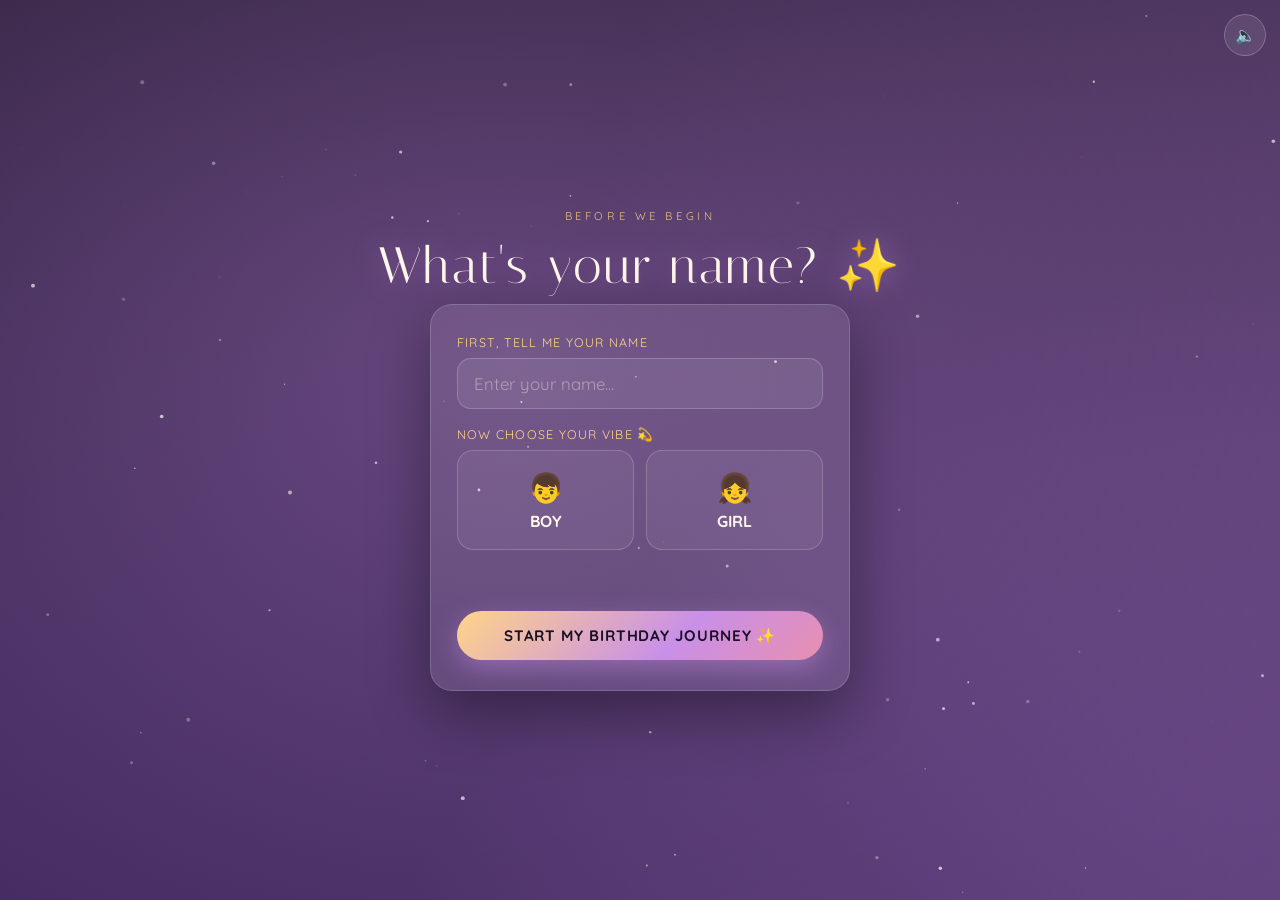
<file: Happy Birthday dear.html>
<!DOCTYPE html>
<html lang="en">
<head>
<meta charset="UTF-8">
<meta name="viewport" content="width=device-width, initial-scale=1.0, maximum-scale=1.0, user-scalable=no">
<title>Your Birthday Journey ✨</title>
<meta name="robots" content="noindex, follow">
<meta name="description" content="A private, personalized interactive birthday greeting created by Muhammad Aashir Abbas (Aashir Rajpoot) for a friend.">
<link rel="preconnect" href="https://fonts.googleapis.com">
<link rel="preconnect" href="https://fonts.gstatic.com" crossorigin>
<link href="https://fonts.googleapis.com/css2?family=Cormorant+Garamond:ital,wght@0,400;0,500;0,600;1,500&family=Italiana&family=Quicksand:wght@400;500;600;700;800&display=swap" rel="stylesheet">
<style>
  :root{
    --primary:#c98fe8;
    --secondary:#e88fb0;
    --accent:#ffd488;
    --bg-deep:#0f0a1a;
    --bg-mid:#251440;
    --bg-warm:#3a1f52;
    --glow: rgba(201,143,232,0.45);
    --cream:#fff7ec;
    --ink:#3a1f38;
    --glass:rgba(255,255,255,0.09);
    --glass-strong:rgba(255,255,255,0.16);
  }
  body.theme-boy{
    --primary:#3aa0ff;
    --secondary:#7b5cff;
    --accent:#5fe6ff;
    --bg-deep:#05070f;
    --bg-mid:#0b1330;
    --bg-warm:#101b45;
    --glow: rgba(58,160,255,0.5);
  }
  body.theme-girl{
    --primary:#ff8fb3;
    --secondary:#c98fe8;
    --accent:#ffd488;
    --bg-deep:#170a1f;
    --bg-mid:#2c1440;
    --bg-warm:#4a2350;
    --glow: rgba(255,143,179,0.5);
  }

  *{box-sizing:border-box; -webkit-tap-highlight-color:transparent;}
  html,body{ margin:0; padding:0; width:100%; height:100%; overflow:hidden; background:var(--bg-deep); font-family:'Quicksand',sans-serif; color:var(--cream); transition:background 1s ease; }
  .display{ font-family:'Italiana',serif; letter-spacing:0.04em; }
  .script{ font-family:'Cormorant Garamond',serif; font-style:italic; }

  #app{ position:relative; width:100vw; height:100vh; overflow:hidden; }

  #bg-sky{
    position:fixed; inset:0; z-index:0;
    background:
      radial-gradient(ellipse at 20% 20%, var(--glow), transparent 55%),
      radial-gradient(ellipse at 80% 15%, var(--glow), transparent 50%),
      radial-gradient(ellipse at 50% 100%, var(--glow), transparent 60%),
      linear-gradient(180deg, var(--bg-deep) 0%, var(--bg-mid) 45%, var(--bg-warm) 100%);
    background-size:200% 200%;
    animation: bgDrift 22s ease-in-out infinite alternate;
    transition: background 1.2s ease;
  }
  @keyframes bgDrift{ 0%{background-position:0% 0%;} 100%{background-position:100% 60%;} }

  canvas#fx{ position:fixed; inset:0; z-index:1; pointer-events:none; width:100%; height:100%; }
  #emoji-layer{ position:fixed; inset:0; z-index:6; pointer-events:none; overflow:hidden; }

  .step{
    position:absolute; inset:0; z-index:5;
    display:flex; flex-direction:column; align-items:center; justify-content:center;
    padding:6vh 6vw; text-align:center;
    opacity:0; visibility:hidden; pointer-events:none;
    transform:scale(1.04); filter:blur(6px);
    transition:opacity 0.85s ease, transform 0.85s ease, filter 0.85s ease;
    overflow-y:auto;
  }
  .step.active{ opacity:1; visibility:visible; pointer-events:auto; transform:scale(1); filter:blur(0px); }
  .step.leaving{ opacity:0; transform:scale(0.96); filter:blur(8px); }

  .eyebrow{ font-size:0.7rem; letter-spacing:0.32em; text-transform:uppercase; color:var(--accent); opacity:0.85; margin-bottom:12px; }
  h1.title{ font-size:clamp(1.7rem,6vw,3.2rem); margin:0 0 8px; font-weight:400; color:var(--cream); text-shadow:0 0 30px var(--glow); }
  p.line{ font-family:'Cormorant Garamond',serif; font-style:italic; font-size:clamp(1rem,2.6vw,1.4rem); color:#f0e6ff; max-width:34em; margin:6px 0; opacity:0; transform:translateY(14px); animation:lineIn 0.9s ease forwards; }
  @keyframes lineIn{ to{opacity:1; transform:translateY(0);} }

  .btn{
    position:relative; margin-top:30px; padding:15px 34px; font-family:'Quicksand',sans-serif; font-weight:700; font-size:0.95rem;
    letter-spacing:0.06em; text-transform:uppercase; color:#1a1024;
    background:linear-gradient(135deg, var(--accent), var(--primary) 60%, var(--secondary));
    border:none; border-radius:999px; cursor:pointer;
    box-shadow:0 8px 24px var(--glow); transition:transform 0.25s ease, box-shadow 0.25s ease, filter 0.25s ease;
    -webkit-user-select:none; user-select:none; touch-action:manipulation; overflow:hidden;
  }
  .btn:hover{ transform:translateY(-3px) scale(1.03); box-shadow:0 12px 32px var(--glow); }
  .btn:active{ transform:translateY(0) scale(0.97); filter:brightness(0.95); }
  .btn.ghost{ background:transparent; color:var(--accent); border:1.5px solid var(--glow); box-shadow:none; }
  .btn.ghost:hover{ background:rgba(255,255,255,0.06); }
  .btn:disabled{ opacity:0.35; cursor:default; transform:none; filter:none; box-shadow:none; }
  .btn-ripple{ position:absolute; border-radius:50%; background:rgba(255,255,255,0.6); transform:scale(0); animation:rip 0.6s ease-out forwards; pointer-events:none; }
  @keyframes rip{ to{ transform:scale(3); opacity:0; } }

  #progress{
    position:fixed; top:16px; left:50%; transform:translateX(-50%); z-index:50;
    font-size:0.7rem; letter-spacing:0.2em; color:var(--accent); opacity:0.85; font-weight:700;
    background:var(--glass); padding:6px 16px; border-radius:999px; backdrop-filter:blur(6px);
    transition:opacity 0.4s ease; display:none;
  }
  #progress.show{ display:block; }

  #sound-toggle{
    position:fixed; top:14px; right:14px; z-index:50; width:42px; height:42px; border-radius:50%;
    background:var(--glass); border:1px solid rgba(255,255,255,0.22); color:var(--cream); font-size:1.05rem;
    display:flex; align-items:center; justify-content:center; cursor:pointer; backdrop-filter:blur(6px);
    transition:transform 0.2s ease, background 0.2s ease;
  }
  #sound-toggle:hover{ transform:scale(1.08); background:var(--glass-strong); }

  /* ---------- Step 1: personalize ---------- */
  .form-card{
    width:min(92vw, 420px); padding:30px 26px; border-radius:22px;
    background:var(--glass); border:1px solid rgba(255,255,255,0.16); backdrop-filter:blur(14px);
    box-shadow:0 20px 60px rgba(0,0,0,0.4);
  }
  .field-label{ font-size:0.78rem; letter-spacing:0.1em; text-transform:uppercase; color:var(--accent); margin:18px 0 8px; text-align:left; }
  .field-label:first-child{ margin-top:0; }
  #name-input{
    width:100%; padding:14px 16px; border-radius:14px; border:1.5px solid rgba(255,255,255,0.2);
    background:rgba(255,255,255,0.07); color:var(--cream); font-family:'Quicksand',sans-serif; font-size:1.05rem;
    outline:none; transition:border 0.2s ease, box-shadow 0.2s ease;
  }
  #name-input::placeholder{ color:rgba(255,247,236,0.4); }
  #name-input:focus{ border-color:var(--primary); box-shadow:0 0 0 3px var(--glow); }

  .theme-choices{ display:flex; gap:12px; }
  .theme-btn{
    flex:1; padding:18px 10px; border-radius:16px; border:1.5px solid rgba(255,255,255,0.18);
    background:rgba(255,255,255,0.06); color:var(--cream); font-family:'Quicksand',sans-serif; font-weight:700; font-size:1rem;
    cursor:pointer; transition:all 0.25s ease; text-align:center;
  }
  .theme-btn .emoji{ display:block; font-size:1.8rem; margin-bottom:6px; }
  .theme-btn:hover{ border-color:var(--glow); transform:translateY(-2px); }
  .theme-btn.selected{ background:linear-gradient(135deg, var(--accent), var(--primary)); color:#1a1024; box-shadow:0 8px 24px var(--glow); border-color:transparent; transform:translateY(-2px) scale(1.02); }
  .theme-btn.dimmed{ opacity:0.4; }

  .form-error{ color:#ffb3b3; font-size:0.85rem; margin-top:14px; min-height:1.2em; font-family:'Cormorant Garamond',serif; font-style:italic; }

  /* ---------- Envelope (step 3) ---------- */
  .envelope-wrap{ position:relative; width:min(70vw,240px); height:min(50vw,170px); margin:20px auto 6px; }
  .envelope{ position:relative; width:100%; height:100%; animation:bob 3.2s ease-in-out infinite; filter:drop-shadow(0 10px 30px rgba(0,0,0,0.35)); cursor:pointer; }
  @keyframes bob{ 0%,100%{transform:translateY(0);} 50%{transform:translateY(-10px);} }
  .env-body{ position:absolute; inset:0; background:linear-gradient(160deg,#fff2df,#ffd9b8); border-radius:10px; box-shadow:inset 0 0 0 2px rgba(255,255,255,0.5), 0 0 40px var(--glow); }
  .env-flap{ position:absolute; top:0; left:0; width:100%; height:60%; background:linear-gradient(160deg,#ffe3c2,#ffcaa8); clip-path:polygon(0 0,100% 0,50% 85%); transform-origin:top center; border-radius:10px 10px 0 0; transition:transform 1s cubic-bezier(.6,.1,.3,1); z-index:3; }
  .envelope.open .env-flap{ transform:rotateX(180deg); }
  .letter{ position:absolute; left:8%; bottom:6%; width:84%; height:0%; background:linear-gradient(180deg,#fffdf8,#fff3e4); border-radius:6px; z-index:2; overflow:hidden; box-shadow:0 8px 20px rgba(0,0,0,0.25); transition:height 1s ease 0.5s, transform 1s ease 0.5s, bottom 1s ease 0.5s; }
  .envelope.open .letter{ height:150%; bottom:40%; transform:translateY(-30%); }

  .letter-card{
    max-width:420px; width:min(92vw,420px); margin:16px auto 0; padding:26px 28px;
    background:linear-gradient(180deg, rgba(255,253,248,0.97), rgba(255,243,228,0.97)); color:#5a2f4a; border-radius:16px;
    box-shadow:0 20px 50px rgba(0,0,0,0.35); opacity:0; transform:translateY(20px) scale(0.96); transition:opacity 0.8s ease, transform 0.8s ease;
  }
  .letter-card.show{ opacity:1; transform:translateY(0) scale(1); }
  .letter-card h2{ font-family:'Italiana',serif; font-weight:400; margin:0 0 8px; font-size:1.35rem; }
  .letter-card p{ font-family:'Cormorant Garamond',serif; font-style:italic; font-size:1.05rem; margin:5px 0; }

  /* ---------- Cake (step 4) ---------- */
  .cake-wrap{ position:relative; width:min(72vw,290px); margin:10px auto; }
  .cake{ position:relative; width:100%; }
  .tier{ margin:0 auto; border-radius:10px 10px 4px 4px; position:relative; }
  .tier1{ width:78%; height:16vw; max-height:66px; background:linear-gradient(180deg, var(--secondary), var(--primary)); box-shadow:inset 0 -6px 10px rgba(0,0,0,0.12); }
  .tier2{ width:100%; height:20vw; max-height:82px; background:linear-gradient(180deg,#fff0da,#ffd9a8); box-shadow:inset 0 -6px 10px rgba(0,0,0,0.1); margin-top:-2px; }
  .plate{ width:110%; height:10px; margin:0 auto; background:linear-gradient(180deg,#fff,#e9d7ff); border-radius:50%; box-shadow:0 6px 16px rgba(0,0,0,0.3); }
  .candles{ position:absolute; top:-32px; left:0; width:100%; height:32px; display:flex; justify-content:space-evenly; align-items:flex-end; }
  .candle{ position:relative; width:7px; height:26px; background:linear-gradient(180deg,#fff,#ffd9a8); border-radius:2px; cursor:pointer; }
  .candle .wick{ position:absolute; top:-6px; left:50%; transform:translateX(-50%); width:2px; height:6px; background:#5a3a2a; }
  .candle .flame{ position:absolute; top:-20px; left:50%; transform:translateX(-50%) scale(0); width:11px; height:16px; border-radius:50% 50% 50% 50% / 60% 60% 40% 40%; background:radial-gradient(circle at 50% 70%, #fff6c8, var(--accent) 55%, #ff8a3d 90%); box-shadow:0 0 16px 4px rgba(255,180,80,0.8); transition:transform 0.4s cubic-bezier(.34,1.56,.64,1); animation:flicker 1s ease-in-out infinite alternate; }
  @keyframes flicker{ 0%{transform:translateX(-50%) scale(1) rotate(-2deg);} 100%{transform:translateX(-50%) scale(1.08) rotate(2deg);} }
  .candle.lit .flame{ transform:translateX(-50%) scale(1); }
  .candle.blown .flame{ animation:none; transform:translateX(-50%) scale(0); }
  .cake-glow{ position:absolute; inset:-30px; border-radius:50%; opacity:0; transition:opacity 1s ease; pointer-events:none; background:radial-gradient(circle, var(--glow), transparent 65%); }
  .cake-wrap.glow .cake-glow{ opacity:1; }
  .candle-count{ margin-top:42px; font-size:0.92rem; letter-spacing:0.06em; color:var(--accent); }

  /* ---------- Gift (step 5) ---------- */
  .gift-wrap{ position:relative; width:min(52vw,200px); height:min(52vw,200px); margin:20px auto; cursor:pointer; }
  .gift-box{ position:absolute; bottom:0; width:100%; height:60%; background:linear-gradient(135deg, var(--secondary), var(--primary)); border-radius:6px; box-shadow:0 20px 40px rgba(0,0,0,0.3); transition:transform 0.15s ease; }
  .gift-wrap.shake1 .gift-box{ animation:shake 0.4s ease; }
  .gift-wrap.shake2 .gift-box{ animation:shake 0.4s ease; box-shadow:0 20px 40px rgba(0,0,0,0.3), 0 0 24px var(--glow); }
  @keyframes shake{ 0%,100%{transform:translateX(0);} 25%{transform:translateX(-6px) rotate(-2deg);} 75%{transform:translateX(6px) rotate(2deg);} }
  .gift-lid{ position:absolute; top:26%; width:106%; left:-3%; height:18%; background:linear-gradient(135deg, var(--accent), var(--secondary)); border-radius:6px; transition:transform 0.8s cubic-bezier(.5,-0.4,.4,1.4), opacity 0.6s ease; transform-origin:left center; box-shadow:0 8px 16px rgba(0,0,0,0.25); }
  .gift-wrap.open .gift-lid{ transform:translateY(-140%) rotate(-35deg); opacity:0; }
  .ribbon-v{ position:absolute; left:47%; top:0; width:6%; height:100%; background:var(--accent); z-index:2; }
  .ribbon-h{ position:absolute; top:44%; left:0; width:100%; height:8%; background:var(--accent); z-index:2; }
  .bow{ position:absolute; top:6%; left:50%; transform:translateX(-50%); font-size:1.9rem; z-index:3; transition:transform 0.6s ease, opacity 0.6s ease; }
  .gift-wrap.open .bow{ transform:translate(-50%,-60px) scale(0.7) rotate(-20deg); opacity:0; }
  .gift-light{ position:absolute; inset:0; border-radius:50%; opacity:0; background:radial-gradient(circle, rgba(255,240,200,0.9), transparent 60%); pointer-events:none; }
  .gift-wrap.open .gift-light{ animation:pulseLight 1.4s ease-out; }
  @keyframes pulseLight{ 0%{transform:scale(0.3); opacity:0.9;} 100%{transform:scale(2.4); opacity:0;} }
  .gift-hint{ margin-top:12px; font-size:0.85rem; color:var(--accent); letter-spacing:0.05em; }

  /* ---------- Cards (step 6) ---------- */
  .cards-grid{ display:grid; grid-template-columns:repeat(2, minmax(120px,1fr)); gap:14px; max-width:480px; width:100%; margin:16px auto 0; }
  @media (min-width:560px){ .cards-grid{ grid-template-columns:repeat(3,1fr); } }
  .flip-card{ position:relative; height:116px; perspective:800px; cursor:pointer; }
  .flip-inner{ position:relative; width:100%; height:100%; transition:transform 0.7s cubic-bezier(.4,.2,.2,1); transform-style:preserve-3d; }
  .flip-card.flipped .flip-inner{ transform:rotateY(180deg); }
  .flip-face{ position:absolute; inset:0; border-radius:14px; display:flex; align-items:center; justify-content:center; text-align:center; padding:10px; backface-visibility:hidden; }
  .flip-front{ background:var(--glass); border:1px solid rgba(255,255,255,0.22); font-weight:700; font-size:0.9rem; box-shadow:0 8px 24px rgba(0,0,0,0.2); }
  .flip-back{ background:linear-gradient(160deg,#fff3e0,#ffe0ea); color:#5a2f4a; transform:rotateY(180deg); font-family:'Cormorant Garamond',serif; font-style:italic; font-size:0.88rem; box-shadow:0 8px 24px rgba(0,0,0,0.25); }

  /* ---------- Power (step 7) ---------- */
  .power-grid{ display:grid; grid-template-columns:repeat(2,1fr); gap:14px; max-width:420px; width:100%; margin:20px auto 0; }
  .power-btn{ padding:22px 10px; border-radius:16px; border:1.5px solid rgba(255,255,255,0.18); background:rgba(255,255,255,0.06); color:var(--cream); font-family:'Quicksand',sans-serif; font-weight:700; font-size:1.05rem; cursor:pointer; transition:all 0.3s ease; }
  .power-btn:hover{ transform:translateY(-2px); border-color:var(--glow); }
  .power-btn.selected{ background:linear-gradient(135deg, var(--accent), var(--primary)); color:#1a1024; box-shadow:0 10px 30px var(--glow); transform:translateY(-3px) scale(1.03); }
  .power-btn.dimmed{ opacity:0.35; }
  .power-reveal{ margin-top:24px; opacity:0; transition:opacity 0.7s ease; }
  .power-reveal.show{ opacity:1; }

  /* ---------- Wish (step 8) ---------- */
  .orb-wrap{ position:relative; width:150px; height:150px; margin:22px auto; }
  .orb{ width:100%; height:100%; border-radius:50%; background:radial-gradient(circle at 35% 30%, #fff6d8, var(--accent) 40%, var(--secondary) 75%, var(--primary)); box-shadow:0 0 60px 20px var(--glow); animation:orbPulse 3.4s ease-in-out infinite; }
  @keyframes orbPulse{ 0%,100%{transform:scale(1); filter:brightness(1);} 50%{transform:scale(1.06); filter:brightness(1.15);} }
  .orb-wrap.charging .orb{ animation:orbCharge 1.8s ease-in-out infinite; }
  @keyframes orbCharge{ 0%,100%{transform:scale(1);} 50%{transform:scale(1.28);} }

  /* ---------- Challenge (step 9) ---------- */
  .game-field{ position:relative; width:min(92vw,520px); height:min(56vh,340px); margin:18px auto 0; border-radius:20px; border:1px solid rgba(255,255,255,0.12); background:rgba(255,255,255,0.03); overflow:hidden; }
  .target{ position:absolute; width:52px; height:52px; border-radius:50%; background:radial-gradient(circle at 40% 35%, #fff, var(--accent) 45%, var(--primary) 90%); box-shadow:0 0 24px 8px var(--glow); cursor:pointer; display:flex; align-items:center; justify-content:center; font-size:1.4rem; animation:targetPop 0.35s ease; }
  @keyframes targetPop{ from{ transform:scale(0);} to{ transform:scale(1);} }
  .challenge-count{ margin-top:14px; font-size:0.95rem; color:var(--accent); letter-spacing:0.06em; }

  /* ---------- Finale (step 10) ---------- */
  #step-finale h1.title{ font-size:clamp(2rem,8vw,4rem); }
  .finale-line{ opacity:0; }
  .finale-name{ font-family:'Italiana',serif; font-size:clamp(2.2rem,9vw,4.5rem); color:var(--accent); text-shadow:0 0 40px var(--glow); margin:6px 0; }
  .finale-actions{ display:flex; gap:12px; flex-wrap:wrap; justify-content:center; }

  .balloon{ position:fixed; bottom:-140px; font-size:2.4rem; z-index:4; pointer-events:none; animation:floatUp linear forwards; }
  @keyframes floatUp{ to{ transform:translateY(-120vh) translateX(var(--drift,0px)) rotate(var(--rot,0deg)); opacity:0.9; } }

  .float-emoji{ position:absolute; pointer-events:none; animation:emojiRise linear forwards; }
  @keyframes emojiRise{ 0%{ opacity:0; transform:translateY(0) scale(0.6) rotate(0deg);} 15%{opacity:1;} 100%{ opacity:0; transform:translateY(-160px) scale(1.1) rotate(var(--erot,30deg)); } }

  ::selection{ background:var(--glow); }
  @media (max-width:480px){ .letter-card{ padding:20px 18px; } .btn{ padding:13px 26px; font-size:0.88rem; } .power-grid{ gap:10px; } }
  @media (prefers-reduced-motion: reduce){ *{ animation-duration:0.01ms !important; animation-iteration-count:1 !important; transition-duration:0.01ms !important; } }
</style>
</head>
<body>

<div id="app">
  <div id="bg-sky"></div>
  <canvas id="fx"></canvas>
  <div id="emoji-layer"></div>
  <div id="progress">✨ 1 / 10</div>
  <button id="sound-toggle" aria-label="Toggle music">🔈</button>

  <!-- STEP 1: PERSONALIZE -->
  <section class="step active" id="step-personalize">
    <div class="eyebrow">before we begin</div>
    <h1 class="title display">What's your name? ✨</h1>
    <div class="form-card">
      <div class="field-label">First, tell me your name</div>
      <input type="text" id="name-input" placeholder="Enter your name..." maxlength="24" autocomplete="off">
      <div class="field-label">Now choose your vibe 💫</div>
      <div class="theme-choices">
        <button type="button" class="theme-btn" id="btn-boy" data-theme="boy"><span class="emoji">👦</span>BOY</button>
        <button type="button" class="theme-btn" id="btn-girl" data-theme="girl"><span class="emoji">👧</span>GIRL</button>
      </div>
      <div class="form-error" id="form-error"></div>
      <button class="btn" id="btn-start-journey" style="width:100%;">Start My Birthday Journey ✨</button>
    </div>
  </section>

  <!-- STEP 2: WELCOME -->
  <section class="step" id="step-welcome">
    <div class="eyebrow">mission briefing</div>
    <h1 class="title display" id="welcome-hey">Hey, there! 👋</h1>
    <p class="line script" id="welcome-l1" style="animation-delay:0.15s;">Today isn't just another day...</p>
    <p class="line script" id="welcome-l2" style="animation-delay:0.55s;">It's YOUR day. 🎉</p>
    <p class="line script" id="welcome-l3" style="animation-delay:0.95s;">I've prepared a little adventure for you.</p>
    <button class="btn" id="btn-welcome-next">Let's Begin 🚀</button>
  </section>

  <!-- STEP 3: ENVELOPE -->
  <section class="step" id="step-envelope">
    <div class="eyebrow">mission 01</div>
    <h1 class="title display" id="env-title">A secret message has arrived for you...</h1>
    <div class="envelope-wrap">
      <div class="envelope" id="envelope">
        <div class="env-body"></div>
        <div class="letter"></div>
        <div class="env-flap"></div>
      </div>
    </div>
    <button class="btn" id="btn-open-envelope">Open The Message</button>
    <div class="letter-card" id="letter-card">
      <h2 class="display" id="letter-dear">Dear friend,</h2>
      <p>Someone wanted to make your birthday a little more special...</p>
      <p>But this isn't just a message.</p>
      <p>There are still 7 surprises waiting for you.</p>
      <button class="btn" id="btn-continue-letter">Next Surprise ✨</button>
    </div>
  </section>

  <!-- STEP 4: CAKE GAME -->
  <section class="step" id="step-cake">
    <div class="eyebrow">mission 02</div>
    <h1 class="title display" id="cake-title">Light all the candles! 🕯️</h1>
    <p class="line script">Tap each candle to bring it to life</p>
    <div class="cake-wrap" id="cake-wrap">
      <div class="cake-glow"></div>
      <div class="cake">
        <div class="candles" id="candles-row"></div>
        <div class="tier tier1"></div>
        <div class="tier tier2"></div>
        <div class="plate"></div>
      </div>
    </div>
    <div class="candle-count" id="candle-count">0 / 0 candles lit</div>
    <button class="btn" id="btn-blow" style="display:none;">Blow the Candles 💨</button>
    <button class="btn ghost" id="btn-cake-next" style="display:none;">Continue ✨</button>
  </section>

  <!-- STEP 5: GIFT GAME -->
  <section class="step" id="step-gift">
    <div class="eyebrow">mission 03</div>
    <h1 class="title display" id="gift-title">Something is hiding inside...</h1>
    <p class="line script">Can you unlock it?</p>
    <div class="gift-wrap" id="gift-wrap">
      <div class="gift-light"></div>
      <div class="bow">🎀</div>
      <div class="gift-lid"></div>
      <div class="gift-box"></div>
      <div class="ribbon-v"></div>
      <div class="ribbon-h"></div>
    </div>
    <div class="gift-hint" id="gift-hint">Tap the gift 3 times</div>
    <div id="gift-reveal" style="opacity:0; transition:opacity 0.8s ease 0.3s; margin-top:10px;">
      <h2 class="display" style="font-size:1.4rem; margin:6px 0 0;">You unlocked surprise #2 🎉</h2>
      <p class="line script" style="animation:none; opacity:1;">Because you deserve something special.</p>
      <button class="btn" id="btn-gift-next">Continue</button>
    </div>
  </section>

  <!-- STEP 6: COMPLIMENT CARDS -->
  <section class="step" id="step-cards">
    <div class="eyebrow">mission 04</div>
    <h1 class="title display">A few little secrets 💫</h1>
    <div class="cards-grid" id="cards-grid"></div>
    <button class="btn" id="btn-cards-next" style="margin-top:24px;">Next</button>
  </section>

  <!-- STEP 7: POWER SELECTION -->
  <section class="step" id="step-power">
    <div class="eyebrow">mission 05</div>
    <h1 class="title display">Every birthday hero needs a power...</h1>
    <div class="power-grid" id="power-grid"></div>
    <div class="power-reveal" id="power-reveal"></div>
    <button class="btn" id="btn-power-next" style="display:none;">That's Me 👑</button>
  </section>

  <!-- STEP 8: WISH -->
  <section class="step" id="step-wish">
    <div class="eyebrow">mission 06</div>
    <h1 class="title display" id="wish-line1">Close your eyes for a second.</h1>
    <p class="line script" id="wish-line2" style="animation-delay:0.2s;">Think of one thing you really want this year.</p>
    <div class="orb-wrap" id="orb-wrap"><div class="orb"></div></div>
    <button class="btn" id="btn-wish">I Made My Wish</button>
    <div id="wish-reveal" style="opacity:0; transition:opacity 1s ease;">
      <p class="line script" style="animation:none; opacity:1;">I hope it finds its way to you. 💫</p>
      <button class="btn" id="btn-wish-next">One Last Surprise</button>
    </div>
  </section>

  <!-- STEP 9: CHALLENGE -->
  <section class="step" id="step-challenge">
    <div class="eyebrow">mission 07 — final challenge</div>
    <h1 class="title display">Click the glowing star! ⭐</h1>
    <div class="game-field" id="game-field"></div>
    <div class="challenge-count" id="challenge-count">0 / 5</div>
    <button class="btn" id="btn-challenge-next" style="display:none;">Show My Final Surprise 🎉</button>
  </section>

  <!-- STEP 10: FINALE -->
  <section class="step" id="step-finale">
    <p class="line script finale-line" id="finale-ready" style="animation:none;">Ready?</p>
    <h1 class="title display finale-line" id="finale-title" style="animation:none;">🎂 HAPPY BIRTHDAY 🎂</h1>
    <div class="finale-name finale-line" id="finale-name" style="animation:none;"></div>
    <p class="line script finale-line" id="finale-l1" style="animation:none;">May this year bring you more laughter,</p>
    <p class="line script finale-line" id="finale-l2" style="animation:none;">more adventures,</p>
    <p class="line script finale-line" id="finale-l3" style="animation:none;">more unforgettable memories,</p>
    <p class="line script finale-line" id="finale-l4" style="animation:none;">and everything you've been wishing for.</p>
    <h2 class="title display finale-line" id="finale-final" style="animation:none; font-size:clamp(1.4rem,5vw,2.2rem); margin-top:14px;"></h2>
    <p class="line script finale-line" id="finale-next" style="animation:none;">Your next chapter starts now.</p>
    <div class="finale-actions finale-line" id="finale-actions" style="animation:none;">
      <button class="btn" id="btn-replay">Play Again 🔄</button>
      <button class="btn ghost" id="btn-new">Create Another Surprise ✨</button>
    </div>
  </section>

</div>

<script>
/* ============================================================
   STATE
   ============================================================ */
let birthdayName = "";
let birthdayTheme = "";

const themes = {
  boy:  { icons:['🚀','⚡','⭐','🪐','🔥','🎮'], powers:[
            {id:'adventure', label:'🚀 Adventure'},
            {id:'power',     label:'⚡ Power'},
            {id:'fearless',  label:'🔥 Fearless'},
            {id:'legend',    label:'🎮 Legend'}
          ], finaleIcons:['🚀','⚡','🔥','⭐','🪐'], particleColors:['#3aa0ff','#7b5cff','#5fe6ff','#ffffff'] },
  girl: { icons:['💕','✨','🌸','🦋','🎀','🌙'], powers:[
            {id:'magic',     label:'✨ Magic'},
            {id:'happiness', label:'💖 Happiness'},
            {id:'freedom',   label:'🦋 Freedom'},
            {id:'queen',     label:'👑 Queen'}
          ], finaleIcons:['💕','✨','🌸','🦋','🎀'], particleColors:['#ff8fb3','#c98fe8','#ffd488','#ffffff'] }
};

const STEPS = ['step-personalize','step-welcome','step-envelope','step-cake','step-gift','step-cards','step-power','step-wish','step-challenge','step-finale'];

const gameState = {
  candlesTotal: 7,
  candlesLit: 0,
  giftClicks: 0,
  cardsOpened: 0,
  powerChosen: null,
  targetsHit: 0,
  targetsNeeded: 5,
  musicOn: false
};

function currentTheme(){ return themes[birthdayTheme] || themes.girl; }

/* ============================================================
   AUDIO
   ============================================================ */
let audioCtx = null;
function getCtx(){
  if(!audioCtx){
    try{ audioCtx = new (window.AudioContext || window.webkitAudioContext)(); }
    catch(e){ audioCtx = null; }
  }
  return audioCtx;
}
function playTone(freq, duration, type, gainStart, delay){
  const ctx = getCtx();
  if(!ctx) return;
  delay = delay || 0;
  const t0 = ctx.currentTime + delay;
  const osc = ctx.createOscillator();
  const gain = ctx.createGain();
  osc.type = type || 'sine';
  osc.frequency.setValueAtTime(freq, t0);
  gain.gain.setValueAtTime(0.0001, t0);
  gain.gain.exponentialRampToValueAtTime(gainStart || 0.15, t0 + 0.02);
  gain.gain.exponentialRampToValueAtTime(0.0001, t0 + duration);
  osc.connect(gain).connect(ctx.destination);
  osc.start(t0); osc.stop(t0 + duration + 0.05);
}
function sfxClick(){ playTone(520,0.12,'triangle',0.12); }
function sfxCandle(){ playTone(700,0.18,'sine',0.14); playTone(1000,0.14,'sine',0.08,0.05); }
function sfxEnvelope(){ playTone(300,0.3,'sawtooth',0.05); playTone(600,0.25,'sine',0.1,0.1); }
function sfxGift(){ playTone(440,0.2,'sine',0.12); playTone(660,0.2,'sine',0.12,0.08); playTone(880,0.3,'sine',0.12,0.16); }
function sfxFlip(){ playTone(880,0.1,'sine',0.08); }
function sfxHit(){ playTone(1100,0.12,'triangle',0.12); }
function sfxSparkle(){ playTone(1200,0.15,'sine',0.08); playTone(1600,0.12,'sine',0.06,0.06); }
function sfxCelebrate(){ [523,659,784,1047].forEach((f,i)=> playTone(f,0.35,'triangle',0.1,i*0.09)); }

let musicNodes = null;
function startMusic(){
  const ctx = getCtx(); if(!ctx || musicNodes) return;
  const master = ctx.createGain(); master.gain.value = 0.05; master.connect(ctx.destination);
  const osc1 = ctx.createOscillator(); osc1.type='sine'; osc1.frequency.value=261.6;
  const osc2 = ctx.createOscillator(); osc2.type='sine'; osc2.frequency.value=329.6;
  const lfo = ctx.createOscillator(); lfo.frequency.value=0.1;
  const lfoGain = ctx.createGain(); lfoGain.gain.value=0.03;
  lfo.connect(lfoGain).connect(master.gain);
  osc1.connect(master); osc2.connect(master);
  osc1.start(); osc2.start(); lfo.start();
  musicNodes = { master, osc1, osc2, lfo };
}
function stopMusic(){
  if(!musicNodes) return;
  try{ musicNodes.osc1.stop(); musicNodes.osc2.stop(); musicNodes.lfo.stop(); }catch(e){}
  musicNodes = null;
}
function toggleMusic(){
  gameState.musicOn = !gameState.musicOn;
  const btn = document.getElementById('sound-toggle');
  if(gameState.musicOn){ getCtx(); startMusic(); btn.textContent='🔊'; }
  else{ stopMusic(); btn.textContent='🔈'; }
}
document.getElementById('sound-toggle').addEventListener('click', toggleMusic);

document.addEventListener('click', function(e){
  const btn = e.target.closest('.btn');
  if(!btn) return;
  sfxClick();
  const rect = btn.getBoundingClientRect();
  const ripple = document.createElement('span');
  const size = Math.max(rect.width, rect.height) * 1.2;
  ripple.className = 'btn-ripple';
  ripple.style.width = ripple.style.height = size + 'px';
  ripple.style.left = (e.clientX - rect.left - size/2) + 'px';
  ripple.style.top = (e.clientY - rect.top - size/2) + 'px';
  btn.appendChild(ripple);
  setTimeout(()=> ripple.remove(), 650);
});

/* ============================================================
   CANVAS PARTICLES
   ============================================================ */
const canvas = document.getElementById('fx');
const ctx2d = canvas.getContext('2d');
let W,H,DPR;
function resizeCanvas(){
  DPR = Math.min(window.devicePixelRatio||1, 2);
  W = window.innerWidth; H = window.innerHeight;
  canvas.width = W*DPR; canvas.height = H*DPR;
  canvas.style.width = W+'px'; canvas.style.height = H+'px';
  ctx2d.setTransform(DPR,0,0,DPR,0,0);
}
window.addEventListener('resize', resizeCanvas);
resizeCanvas();

let particles = [];
let ambientStars = [];
function initAmbientStars(){
  ambientStars = [];
  const count = W < 600 ? 45 : 90;
  for(let i=0;i<count;i++){
    ambientStars.push({ x:Math.random()*W, y:Math.random()*H, r:Math.random()*1.6+0.4, tw:Math.random()*Math.PI*2, speed:Math.random()*0.4+0.15 });
  }
}
initAmbientStars();

function themeColors(){ return currentTheme().particleColors; }

function createParticles(type, x, y, count){
  count = count || 18;
  const cols = themeColors();
  for(let i=0;i<count;i++){
    const angle = Math.random()*Math.PI*2;
    const speed = Math.random()*3+1;
    let color,size,gravity,life,shape;
    if(type==='heart'){ color=cols[0]; size=Math.random()*8+8; gravity=-0.02; life=90+Math.random()*40; shape='heart'; }
    else if(type==='spark'){ color=cols[Math.floor(Math.random()*cols.length)]; size=Math.random()*3+1.5; gravity=0.02; life=40+Math.random()*20; shape='dot'; }
    else if(type==='confetti'){ color=cols[Math.floor(Math.random()*cols.length)]; size=Math.random()*6+4; gravity=0.06; life=140+Math.random()*60; shape='rect'; }
    else { color=cols[Math.floor(Math.random()*cols.length)]; size=Math.random()*3+1.5; gravity=0.03; life=60+Math.random()*30; shape='dot'; }
    particles.push({ x,y, vx:Math.cos(angle)*speed*(type==='confetti'?0.6:1), vy:Math.sin(angle)*speed-(type==='heart'?2:0)-(type==='confetti'?2:0), gravity,size,color,life,age:0,shape, rot:Math.random()*Math.PI*2, rotSpeed:(Math.random()-0.5)*0.2 });
  }
}
function createConfettiBurst(x,y,count){ createParticles('confetti',x,y,count||60); }
function createFireworks(x,y){ createParticles('firework',x,y,40); }

function drawHeartShape(cx,cy,size,color,alpha){
  ctx2d.save(); ctx2d.globalAlpha=alpha; ctx2d.translate(cx,cy); ctx2d.scale(size/16,size/16);
  ctx2d.beginPath(); ctx2d.moveTo(0,4);
  ctx2d.bezierCurveTo(0,-2,-8,-2,-8,4); ctx2d.bezierCurveTo(-8,10,0,14,0,18);
  ctx2d.bezierCurveTo(0,14,8,10,8,4); ctx2d.bezierCurveTo(8,-2,0,-2,0,4);
  ctx2d.fillStyle=color; ctx2d.fill(); ctx2d.restore();
}

function animateFrame(){
  ctx2d.clearRect(0,0,W,H);
  ambientStars.forEach(s=>{
    s.tw += 0.03*s.speed;
    const alpha = 0.35 + Math.sin(s.tw)*0.35;
    ctx2d.beginPath();
    ctx2d.fillStyle = `rgba(255,255,255,${Math.max(0,alpha)})`;
    ctx2d.arc(s.x,s.y,s.r,0,Math.PI*2); ctx2d.fill();
  });
  particles.forEach(p=>{
    p.age++; p.x+=p.vx; p.y+=p.vy; p.vy+=p.gravity; p.rot+=p.rotSpeed;
    const alpha = Math.max(0, 1 - p.age/p.life);
    if(p.shape==='heart'){ drawHeartShape(p.x,p.y,p.size,p.color,alpha); }
    else if(p.shape==='rect'){
      ctx2d.save(); ctx2d.globalAlpha=alpha; ctx2d.translate(p.x,p.y); ctx2d.rotate(p.rot);
      ctx2d.fillStyle=p.color; ctx2d.fillRect(-p.size/2,-p.size/2,p.size,p.size*0.6); ctx2d.restore();
    } else {
      ctx2d.beginPath(); ctx2d.globalAlpha=alpha; ctx2d.fillStyle=p.color;
      ctx2d.shadowColor=p.color; ctx2d.shadowBlur=6;
      ctx2d.arc(p.x,p.y,p.size,0,Math.PI*2); ctx2d.fill(); ctx2d.shadowBlur=0;
    }
  });
  ctx2d.globalAlpha=1;
  particles = particles.filter(p=> p.age < p.life && p.y < H+50);
  requestAnimationFrame(animateFrame);
}
requestAnimationFrame(animateFrame);

setInterval(()=>{
  if(Math.random() < 0.45 && document.getElementById('step-personalize').classList.contains('active') === false){
    createParticles('heart', Math.random()*W, H+20, 1);
  }
}, 1500);

/* floating emoji particles (theme icons drifting up) */
const emojiLayer = document.getElementById('emoji-layer');
function spawnEmoji(list, x, y, count){
  count = count || 6;
  for(let i=0;i<count;i++){
    const span = document.createElement('span');
    span.className = 'float-emoji';
    span.textContent = list[Math.floor(Math.random()*list.length)];
    const size = 16 + Math.random()*16;
    span.style.fontSize = size+'px';
    span.style.left = (x + (Math.random()-0.5)*90) + 'px';
    span.style.top = (y + (Math.random()-0.5)*40) + 'px';
    span.style.setProperty('--erot', (Math.random()*60-30)+'deg');
    span.style.animationDuration = (1.4 + Math.random()*0.8) + 's';
    emojiLayer.appendChild(span);
    setTimeout(()=> span.remove(), 2400);
  }
}

/* ============================================================
   STEP NAVIGATION
   ============================================================ */
function updateProgress(id){
  const idx = STEPS.indexOf(id) + 1;
  const progressEl = document.getElementById('progress');
  if(id === 'step-personalize'){ progressEl.classList.remove('show'); return; }
  progressEl.classList.add('show');
  progressEl.textContent = `✨ ${idx} / ${STEPS.length}`;
}

function showStep(id){
  document.querySelectorAll('.step').forEach(s=>{ if(s.id !== id) s.classList.remove('active'); });
  requestAnimationFrame(()=>{
    document.getElementById(id).classList.add('active');
    updateProgress(id);
  });
}

function nextStep(fromId, toId){
  const from = document.getElementById(fromId);
  from.classList.add('leaving');
  createParticles('spark', W/2, H/2, 20);
  setTimeout(()=>{ from.classList.remove('leaving'); showStep(toId); }, 420);
}

/* ============================================================
   STEP 1 — PERSONALIZATION
   ============================================================ */
const nameInput = document.getElementById('name-input');
const btnBoy = document.getElementById('btn-boy');
const btnGirl = document.getElementById('btn-girl');
const formError = document.getElementById('form-error');
let selectedThemeChoice = "";

function selectTheme(theme){
  selectedThemeChoice = theme;
  btnBoy.classList.toggle('selected', theme==='boy');
  btnGirl.classList.toggle('selected', theme==='girl');
  btnBoy.classList.toggle('dimmed', theme!=='boy');
  btnGirl.classList.toggle('dimmed', theme!=='girl');
  applyTheme(theme);
  formError.textContent = '';
}
btnBoy.addEventListener('click', ()=> selectTheme('boy'));
btnGirl.addEventListener('click', ()=> selectTheme('girl'));

function applyTheme(theme){
  document.body.classList.remove('theme-boy','theme-girl');
  document.body.classList.add('theme-' + theme);
}

document.getElementById('btn-start-journey').addEventListener('click', function(){
  const name = nameInput.value.trim();
  if(!name){
    formError.textContent = 'Please enter your name ❤️';
    nameInput.focus();
    return;
  }
  if(!selectedThemeChoice){
    formError.textContent = 'Please choose a theme ✨';
    return;
  }
  birthdayName = name;
  birthdayTheme = selectedThemeChoice;
  formError.textContent = '';
  if(!gameState.musicOn){ toggleMusic(); }
  personalizeText();
  buildPowerGrid();
  buildCandles();
  buildCards();
  nextStep('step-personalize','step-welcome');
});

/* ============================================================
   PERSONALIZE TEXT ACROSS THE SITE
   ============================================================ */
function personalizeText(){
  document.getElementById('welcome-hey').textContent = `Hey, ${birthdayName}! 👋`;
  document.getElementById('env-title').textContent = `A secret message has arrived for you, ${birthdayName}...`;
  document.getElementById('letter-dear').textContent = `Dear ${birthdayName},`;
  document.getElementById('cake-title').textContent = `${birthdayName}, light all the candles! 🕯️`;
  document.getElementById('gift-title').textContent = `${birthdayName}, something is hiding inside...`;
  document.getElementById('wish-line1').textContent = `${birthdayName}...`;
  document.getElementById('finale-name').textContent = birthdayName;
  document.getElementById('finale-final').textContent = `Happy Birthday, ${birthdayName}! ❤️`;
}

/* ============================================================
   STEP 2 — WELCOME
   ============================================================ */
document.getElementById('btn-welcome-next').addEventListener('click', ()=>{
  nextStep('step-welcome','step-envelope');
});

/* ============================================================
   STEP 3 — ENVELOPE
   ============================================================ */
function openEnvelope(){
  const env = document.getElementById('envelope');
  if(env.classList.contains('open')) return;
  env.classList.add('open');
  sfxEnvelope();
  const rect = env.getBoundingClientRect();
  createParticles('heart', rect.left+rect.width/2, rect.top, 12);
  spawnEmoji(currentTheme().icons, rect.left+rect.width/2, rect.top, 6);
  setTimeout(()=>{
    document.getElementById('letter-card').classList.add('show');
    document.getElementById('btn-open-envelope').style.display = 'none';
  }, 900);
}
document.getElementById('envelope').addEventListener('click', openEnvelope);
document.getElementById('btn-open-envelope').addEventListener('click', openEnvelope);
document.getElementById('btn-continue-letter').addEventListener('click', ()=>{
  nextStep('step-envelope','step-cake');
});

/* ============================================================
   STEP 4 — CAKE GAME
   ============================================================ */
function buildCandles(){
  gameState.candlesTotal = 5 + Math.floor(Math.random()*5); // 5-9
  gameState.candlesLit = 0;
  const row = document.getElementById('candles-row');
  row.innerHTML = '';
  for(let i=0;i<gameState.candlesTotal;i++){
    const c = document.createElement('div');
    c.className = 'candle lit';
    c.innerHTML = '<div class="wick"></div><div class="flame"></div>';
    c.addEventListener('click', ()=> lightCandle(c));
    row.appendChild(c);
  }
  document.getElementById('candle-count').textContent = `0 / ${gameState.candlesTotal} candles lit`;
}

function lightCandle(el){
  if(el.classList.contains('blown')) return;
  el.classList.add('blown');
  sfxCandle();
  const rect = el.getBoundingClientRect();
  createParticles('spark', rect.left+rect.width/2, rect.top, 8);
  gameState.candlesLit++;
  document.getElementById('candle-count').textContent = `${gameState.candlesLit} / ${gameState.candlesTotal} candles lit`;
  if(gameState.candlesLit === gameState.candlesTotal){ allCandlesLit(); }
}

function allCandlesLit(){
  const wrap = document.getElementById('cake-wrap');
  wrap.classList.add('glow');
  sfxCelebrate();
  const rect = wrap.getBoundingClientRect();
  createConfettiBurst(rect.left+rect.width/2, rect.top, 60);
  createFireworks(rect.left+rect.width/2, rect.top-20);
  document.getElementById('candle-count').textContent = `Perfect, ${birthdayName}! 🔥`;
  setTimeout(()=>{ finishBlowing(); }, 700);
}

document.getElementById('btn-blow').addEventListener('click', blowCandles);
let blowInterval = null;
function blowCandles(){
  if(blowInterval) return;
  const candles = Array.from(document.querySelectorAll('#candles-row .candle.lit:not(.blown)'));
  let i = 0;
  blowInterval = setInterval(()=>{
    if(i >= candles.length){ clearInterval(blowInterval); blowInterval=null; finishBlowing(); return; }
    candles[i].classList.add('blown');
    playTone(260-i*8, 0.15, 'sine', 0.08);
    i++;
  }, 220);
}

function finishBlowing(){
  const wrap = document.getElementById('cake-wrap');
  wrap.classList.remove('glow');
  const overlay = document.createElement('div');
  overlay.style.cssText = 'position:fixed;inset:0;background:#0a0512;opacity:0;transition:opacity 0.5s ease;z-index:40;pointer-events:none;';
  document.body.appendChild(overlay);
  requestAnimationFrame(()=> overlay.style.opacity = '0.85');
  setTimeout(()=>{ overlay.style.background = 'radial-gradient(circle, var(--glow), rgba(10,5,18,0.2))'; overlay.style.opacity='1'; sfxSparkle(); }, 550);
  setTimeout(()=>{ overlay.style.opacity = '0'; }, 950);
  setTimeout(()=> overlay.remove(), 1500);
  document.getElementById('btn-blow').style.display = 'none';
  document.getElementById('btn-cake-next').style.display = 'inline-block';
}
document.getElementById('btn-cake-next').addEventListener('click', ()=>{
  nextStep('step-cake','step-gift');
});

/* ============================================================
   STEP 5 — GIFT GAME (3 clicks)
   ============================================================ */
document.getElementById('gift-wrap').addEventListener('click', function(){
  if(this.classList.contains('open')) return;
  gameState.giftClicks++;
  const rect = this.getBoundingClientRect();
  const cx = rect.left+rect.width/2, cy = rect.top+rect.height*0.3;
  const hint = document.getElementById('gift-hint');
  if(gameState.giftClicks === 1){
    this.classList.add('shake1');
    hint.textContent = 'It moved! Tap again...';
  } else if(gameState.giftClicks === 2){
    this.classList.add('shake2');
    createParticles('spark', cx, cy, 12);
    hint.textContent = 'Almost there... one more tap';
  } else if(gameState.giftClicks >= 3){
    this.classList.add('open');
    sfxGift();
    createParticles('spark', cx, cy, 30);
    createParticles('heart', cx, cy, 12);
    spawnEmoji(currentTheme().icons, cx, cy, 8);
    hint.textContent = '';
    setTimeout(()=>{ document.getElementById('gift-reveal').style.opacity = '1'; }, 500);
  }
});
document.getElementById('btn-gift-next').addEventListener('click', ()=>{
  nextStep('step-gift','step-cards');
});

/* ============================================================
   STEP 6 — COMPLIMENT CARDS
   ============================================================ */
function complimentMessages(){
  return [
    `${birthdayName}, never forget how awesome you are.`,
    `Your smile can change the whole mood of a room.`,
    `You're allowed to dream bigger this year.`,
    `May this year bring you unforgettable moments.`,
    `Today, you officially deserve unlimited happiness.`
  ];
}
function buildCards(){
  const grid = document.getElementById('cards-grid');
  grid.innerHTML = '';
  gameState.cardsOpened = 0;
  complimentMessages().forEach(msg=>{
    const card = document.createElement('div');
    card.className = 'flip-card';
    card.innerHTML = `<div class="flip-inner"><div class="flip-face flip-front">Open Me 👀</div><div class="flip-face flip-back">${msg}</div></div>`;
    card.addEventListener('click', ()=>{
      if(!card.classList.contains('flipped')){
        gameState.cardsOpened++;
        sfxFlip();
        const rect = card.getBoundingClientRect();
        createParticles('spark', rect.left+rect.width/2, rect.top+rect.height/2, 8);
      }
      card.classList.toggle('flipped');
    });
    grid.appendChild(card);
  });
}
document.getElementById('btn-cards-next').addEventListener('click', ()=>{
  nextStep('step-cards','step-power');
});

/* ============================================================
   STEP 7 — POWER SELECTION
   ============================================================ */
function buildPowerGrid(){
  const grid = document.getElementById('power-grid');
  grid.innerHTML = '';
  gameState.powerChosen = null;
  document.getElementById('power-reveal').classList.remove('show');
  document.getElementById('power-reveal').innerHTML = '';
  document.getElementById('btn-power-next').style.display = 'none';
  currentTheme().powers.forEach(p=>{
    const btn = document.createElement('button');
    btn.className = 'power-btn';
    btn.type = 'button';
    btn.textContent = p.label;
    btn.addEventListener('click', ()=> choosePower(p, btn));
    grid.appendChild(btn);
  });
}
function choosePower(power, btnEl){
  if(gameState.powerChosen) return;
  gameState.powerChosen = power;
  document.querySelectorAll('.power-btn').forEach(b=>{
    if(b === btnEl){ b.classList.add('selected'); } else { b.classList.add('dimmed'); }
  });
  const rect = btnEl.getBoundingClientRect();
  const cx = rect.left+rect.width/2, cy = rect.top+rect.height/2;
  sfxSparkle();
  if(power.id === 'power'){ createParticles('spark', cx, cy, 30); }
  else if(power.id === 'fearless'){ spawnEmoji(['🔥'], cx, cy, 10); }
  else if(power.id === 'adventure' || power.id === 'legend'){ createParticles('spark', cx, cy, 24); spawnEmoji(currentTheme().icons, cx, cy, 6); }
  else if(power.id === 'magic'){ createParticles('spark', cx, cy, 26); }
  else if(power.id === 'happiness'){ createParticles('heart', cx, cy, 18); }
  else if(power.id === 'freedom'){ spawnEmoji(['🦋'], cx, cy, 8); }
  else if(power.id === 'queen'){ spawnEmoji(['👑','✨'], cx, cy, 10); }
  const revealEl = document.getElementById('power-reveal');
  revealEl.innerHTML = `<p class="line script" style="animation:none; opacity:1;">${birthdayName} chose: <strong>${power.label}</strong></p>`;
  requestAnimationFrame(()=> revealEl.classList.add('show'));
  document.getElementById('btn-power-next').style.display = 'inline-block';
}
document.getElementById('btn-power-next').addEventListener('click', ()=>{
  nextStep('step-power','step-wish');
});

/* ============================================================
   STEP 8 — WISH
   ============================================================ */
document.getElementById('btn-wish').addEventListener('click', function(){
  const orbWrap = document.getElementById('orb-wrap');
  orbWrap.classList.add('charging');
  sfxSparkle();
  this.disabled = true;
  let bursts = 0;
  const burstTimer = setInterval(()=>{
    createParticles('spark', Math.random()*W, Math.random()*H, 1);
    const rect = orbWrap.getBoundingClientRect();
    createFireworks(rect.left+rect.width/2+(Math.random()-0.5)*120, rect.top+rect.height/2+(Math.random()-0.5)*120);
    bursts++;
    if(bursts > 8) clearInterval(burstTimer);
  }, 220);
  setTimeout(()=>{
    orbWrap.classList.remove('charging');
    sfxCelebrate();
    const rect = orbWrap.getBoundingClientRect();
    createFireworks(rect.left+rect.width/2, rect.top+rect.height/2);
    document.getElementById('wish-reveal').style.opacity = '1';
  }, 2000);
});
document.getElementById('btn-wish-next').addEventListener('click', ()=>{
  nextStep('step-wish','step-challenge');
  startChallenge();
});

/* ============================================================
   STEP 9 — REACTION CHALLENGE
   ============================================================ */
let challengeActive = false;
function startChallenge(){
  gameState.targetsHit = 0;
  challengeActive = true;
  document.getElementById('challenge-count').textContent = `0 / ${gameState.targetsNeeded}`;
  document.getElementById('btn-challenge-next').style.display = 'none';
  const field = document.getElementById('game-field');
  field.innerHTML = '';
  setTimeout(spawnTarget, 100);
}
function spawnTarget(){
  if(!challengeActive) return;
  const field = document.getElementById('game-field');
  field.innerHTML = '';
  const fw = field.clientWidth, fh = field.clientHeight;
  const size = 52;
  const x = Math.random() * Math.max(1, fw - size);
  const y = Math.random() * Math.max(1, fh - size);
  const t = document.createElement('div');
  t.className = 'target';
  t.textContent = '⭐';
  t.style.left = x + 'px';
  t.style.top = y + 'px';
  t.addEventListener('click', onTargetHit);
  field.appendChild(t);
}
function onTargetHit(e){
  if(!challengeActive) return;
  sfxHit();
  const rect = e.target.getBoundingClientRect();
  createParticles('spark', rect.left+rect.width/2, rect.top+rect.height/2, 16);
  e.target.remove();
  gameState.targetsHit++;
  document.getElementById('challenge-count').textContent = `${gameState.targetsHit} / ${gameState.targetsNeeded}`;
  if(gameState.targetsHit >= gameState.targetsNeeded){
    challengeActive = false;
    document.getElementById('challenge-count').textContent = `Legendary! 🔥`;
    sfxCelebrate();
    document.getElementById('btn-challenge-next').style.display = 'inline-block';
  } else {
    spawnTarget();
  }
}
document.getElementById('btn-challenge-next').addEventListener('click', ()=>{
  nextStep('step-challenge','step-finale');
  startFinale();
});

/* ============================================================
   STEP 10 — FINALE
   ============================================================ */
function startFinale(){
  const lines = ['finale-ready','finale-title','finale-name','finale-l1','finale-l2','finale-l3','finale-l4','finale-final','finale-next','finale-actions'];
  lines.forEach((id,i)=>{
    const el = document.getElementById(id);
    el.style.transition = 'opacity 0.7s ease, transform 0.7s ease';
    el.style.transform = 'translateY(14px)';
    el.style.opacity = '0';
    setTimeout(()=>{ el.style.opacity='1'; el.style.transform='translateY(0)'; }, 350 + i*420);
  });

  setTimeout(()=>{
    sfxCelebrate();
    let count = 0;
    const finaleInterval = setInterval(()=>{
      createConfettiBurst(Math.random()*W, -20, 30);
      createFireworks(Math.random()*W, Math.random()*H*0.5);
      count++;
      if(count > 10) clearInterval(finaleInterval);
    }, 500);

    const icons = currentTheme().finaleIcons;
    for(let i=0;i<10;i++){
      setTimeout(()=>{
        const b = document.createElement('div');
        b.className = 'balloon';
        b.textContent = icons[i % icons.length];
        b.style.left = (Math.random()*90+5) + 'vw';
        b.style.setProperty('--drift', (Math.random()*160-80)+'px');
        b.style.setProperty('--rot', (Math.random()*40-20)+'deg');
        b.style.animationDuration = (7+Math.random()*4)+'s';
        document.body.appendChild(b);
        setTimeout(()=> b.remove(), 12000);
      }, i*350);
    }
  }, 350 + lines.length*420);
}

/* ============================================================
   RESET / PLAY AGAIN / CREATE ANOTHER
   ============================================================ */
function resetVisualState(){
  document.getElementById('envelope').classList.remove('open');
  document.getElementById('letter-card').classList.remove('show');
  document.getElementById('btn-open-envelope').style.display = 'inline-block';

  buildCandles();
  document.getElementById('cake-wrap').classList.remove('glow');
  document.getElementById('btn-blow').style.display = 'none';
  document.getElementById('btn-cake-next').style.display = 'none';

  gameState.giftClicks = 0;
  const giftWrap = document.getElementById('gift-wrap');
  giftWrap.classList.remove('open','shake1','shake2');
  document.getElementById('gift-reveal').style.opacity = '0';
  document.getElementById('gift-hint').textContent = 'Tap the gift 3 times';

  buildCards();
  buildPowerGrid();

  document.getElementById('orb-wrap').classList.remove('charging');
  document.getElementById('btn-wish').disabled = false;
  document.getElementById('wish-reveal').style.opacity = '0';

  challengeActive = false;
  document.getElementById('game-field').innerHTML = '';
  document.getElementById('btn-challenge-next').style.display = 'none';

  ['finale-ready','finale-title','finale-name','finale-l1','finale-l2','finale-l3','finale-l4','finale-final','finale-next','finale-actions'].forEach(id=>{
    const el = document.getElementById(id);
    el.style.opacity = '0';
    el.style.transform = 'translateY(14px)';
  });

  document.querySelectorAll('.balloon').forEach(b=> b.remove());
}

document.getElementById('btn-replay').addEventListener('click', ()=>{
  resetVisualState();
  personalizeText();
  showStep('step-welcome');
});

document.getElementById('btn-new').addEventListener('click', ()=>{
  resetVisualState();
  nameInput.value = '';
  selectedThemeChoice = '';
  btnBoy.classList.remove('selected','dimmed');
  btnGirl.classList.remove('selected','dimmed');
  formError.textContent = '';
  document.body.classList.remove('theme-boy','theme-girl');
  showStep('step-personalize');
});

/* init */
updateProgress('step-personalize');
</script>
</body>
</html>
</file>
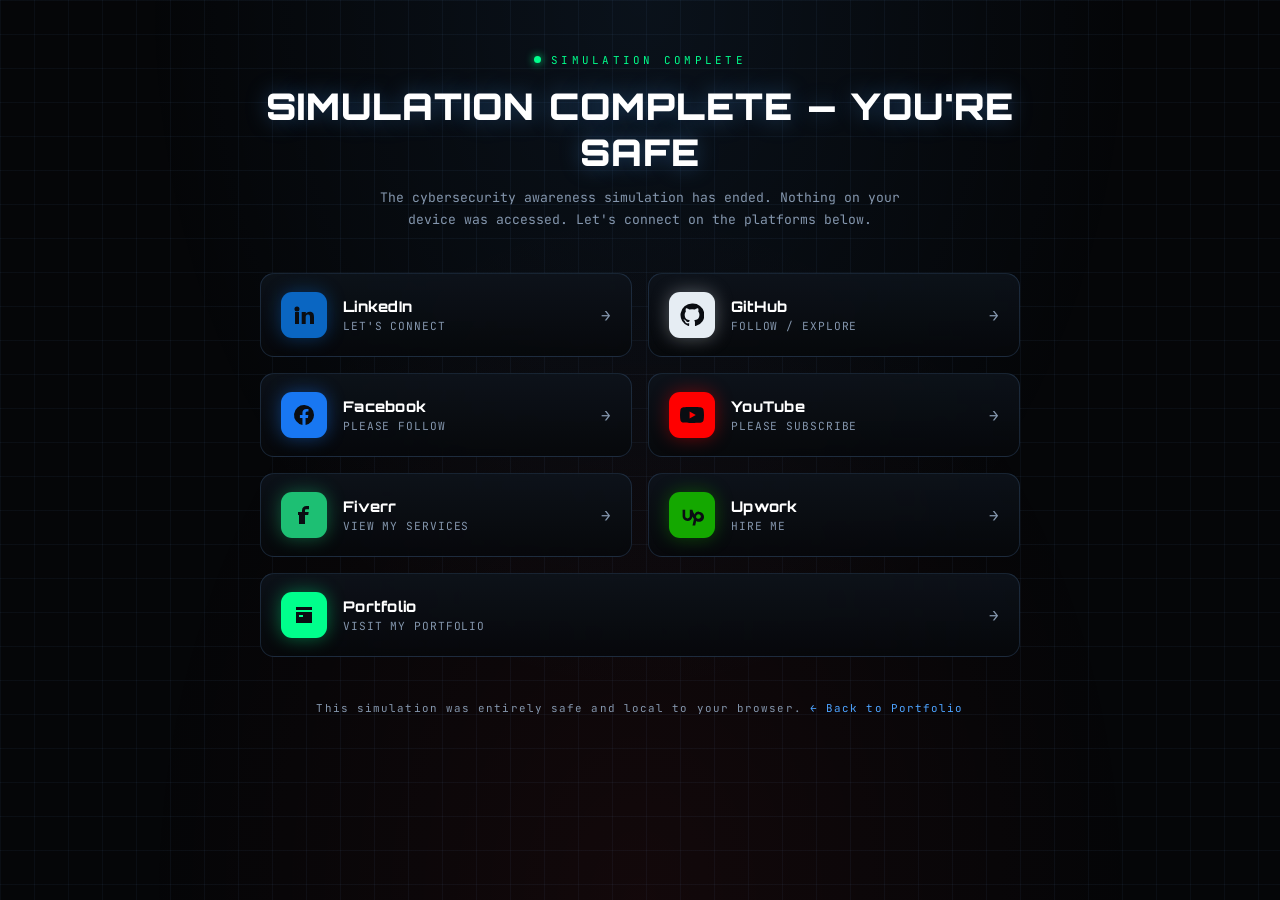
<file: SocialMedia.html>
<!DOCTYPE html>
<html lang="en">
<head>
<meta charset="UTF-8">
<meta name="viewport" content="width=device-width, initial-scale=1.0, viewport-fit=cover">
<title>Simulation Complete — Connect with Aashir</title>
<meta name="description" content="Cybersecurity awareness simulation complete. Connect with Muhammad Aashir Abbas (Aashir Rajpoot) across professional platforms.">
<meta name="robots" content="noindex, nofollow">
<link rel="icon" href="./aashir-profile.jpeg">
<link rel="preconnect" href="https://fonts.googleapis.com">
<link rel="preconnect" href="https://fonts.gstatic.com" crossorigin>
<link href="https://fonts.googleapis.com/css2?family=JetBrains+Mono:wght@400;500;700&family=Orbitron:wght@600;800;900&family=Rajdhani:wght@500;600;700&display=swap" rel="stylesheet">
<style>
  :root{
    --bg:#050608; --panel:#0a0d12; --line:rgba(120,180,255,.16);
    --blue:#4da3ff; --blue-dim:#2f7fd6; --red:#ff3b3b; --green:#00ff8c;
    --ink:#e6f0fb; --ink-dim:#8496ad; --font-mono:'JetBrains Mono',monospace;
    --font-display:'Orbitron',sans-serif; --font-ui:'Rajdhani',sans-serif;
  }
  *{box-sizing:border-box;}
  html,body{margin:0;padding:0;min-height:100%;background:var(--bg);color:var(--ink);font-family:var(--font-ui);overflow-x:hidden;}
  #sm-root{position:relative;min-height:100vh;padding:48px 20px 64px;}
  #sm-root::before{
    content:"";position:fixed;inset:0;pointer-events:none;z-index:0;
    background-image:linear-gradient(rgba(120,180,255,.05) 1px, transparent 1px),linear-gradient(90deg, rgba(120,180,255,.05) 1px, transparent 1px);
    background-size:34px 34px;
  }
  #sm-root::after{
    content:"";position:fixed;inset:0;pointer-events:none;z-index:0;
    background:radial-gradient(ellipse at 50% 0%, rgba(77,163,255,.08), transparent 55%),radial-gradient(ellipse at 50% 100%, rgba(255,59,59,.06), transparent 55%);
  }
  .sm-wrap{position:relative;z-index:1;max-width:760px;margin:0 auto;}
  .sm-header{text-align:center;margin-bottom:42px;animation:sm-fadein .6s ease both;}
  .sm-eyebrow{font-family:var(--font-mono);font-size:.68rem;letter-spacing:.3em;color:var(--green);text-transform:uppercase;display:inline-flex;align-items:center;gap:10px;margin-bottom:16px;}
  .sm-eyebrow .dot{width:7px;height:7px;border-radius:50%;background:var(--green);box-shadow:0 0 8px var(--green);animation:sm-pulse 1.6s infinite;}
  @keyframes sm-pulse{0%,100%{opacity:1;}50%{opacity:.35;}}
  .sm-title{font-family:var(--font-display);font-weight:900;font-size:clamp(1.5rem,5vw,2.3rem);letter-spacing:.03em;color:#fff;margin:0 0 12px;text-shadow:0 0 22px rgba(77,163,255,.35);}
  .sm-sub{font-family:var(--font-mono);font-size:.82rem;line-height:1.7;color:var(--ink-dim);max-width:520px;margin:0 auto;}
  @keyframes sm-fadein{from{opacity:0;transform:translateY(14px);}to{opacity:1;transform:none;}}

  .sm-grid{display:grid;grid-template-columns:repeat(2,1fr);gap:16px;}
  @media(max-width:620px){ .sm-grid{grid-template-columns:1fr;} }

  .sm-card{position:relative;display:flex;align-items:center;gap:16px;padding:18px 20px;background:linear-gradient(180deg,rgba(14,20,28,.85),rgba(6,8,11,.9));border:1px solid var(--line);border-radius:14px;text-decoration:none;color:var(--ink);backdrop-filter:blur(6px);transition:transform .22s ease,border-color .22s ease,box-shadow .22s ease,background .22s ease;animation:sm-fadein .6s ease both;outline:none;}
  .sm-card:nth-child(1){animation-delay:.05s;} .sm-card:nth-child(2){animation-delay:.1s;}
  .sm-card:nth-child(3){animation-delay:.15s;} .sm-card:nth-child(4){animation-delay:.2s;}
  .sm-card:nth-child(5){animation-delay:.25s;} .sm-card:nth-child(6){animation-delay:.3s;}
  .sm-card:hover, .sm-card:focus-visible{transform:translateY(-3px);border-color:var(--card-accent, var(--blue));box-shadow:0 10px 34px rgba(0,0,0,.45),0 0 24px var(--card-glow, rgba(77,163,255,.25));background:linear-gradient(180deg,rgba(18,26,36,.92),rgba(7,9,13,.92));}
  .sm-card:focus-visible{outline:2px solid #fff;outline-offset:3px;}
  .sm-icon{flex:0 0 auto;width:46px;height:46px;border-radius:11px;display:flex;align-items:center;justify-content:center;background:var(--card-accent, var(--blue));box-shadow:0 0 18px var(--card-glow, rgba(77,163,255,.35));}
  .sm-icon svg{width:24px;height:24px;fill:#0a0d12;}
  .sm-body{flex:1;min-width:0;}
  .sm-platform{font-family:var(--font-display);font-weight:800;font-size:.92rem;letter-spacing:.02em;color:#fff;margin:0 0 3px;}
  .sm-cta{font-family:var(--font-mono);font-size:.7rem;letter-spacing:.08em;color:var(--ink-dim);text-transform:uppercase;margin:0;}
  .sm-arrow{flex:0 0 auto;font-family:var(--font-mono);color:var(--ink-dim);font-size:1rem;transition:transform .22s ease,color .22s ease;}
  .sm-card:hover .sm-arrow, .sm-card:focus-visible .sm-arrow{transform:translateX(3px);color:var(--card-accent, var(--blue));}

  .sm-footer{text-align:center;margin-top:44px;font-family:var(--font-mono);font-size:.68rem;letter-spacing:.1em;color:var(--ink-dim);}
  .sm-footer a{color:var(--blue);text-decoration:none;}
  .sm-footer a:hover{text-decoration:underline;}
</style>
</head>
<body>
<div id="sm-root">
  <div class="sm-wrap">
    <header class="sm-header">
      <div class="sm-eyebrow"><span class="dot"></span> Simulation Complete</div>
      <h1 class="sm-title">SIMULATION COMPLETE — YOU'RE SAFE</h1>
      <p class="sm-sub">The cybersecurity awareness simulation has ended. Nothing on your device was accessed. Let's connect on the platforms below.</p>
    </header>

    <div class="sm-grid" role="list">

      <a class="sm-card" role="listitem" href="https://www.linkedin.com/in/muhammad-aashir-abbas-9679b0279/" target="_blank" rel="noopener noreferrer" style="--card-accent:#0a66c2;--card-glow:rgba(10,102,194,.45);">
        <span class="sm-icon"><svg viewBox="0 0 24 24"><path d="M4.98 3.5a2.5 2.5 0 1 1 0 5 2.5 2.5 0 0 1 0-5ZM3 9h4v12H3V9Zm7 0h3.8v1.7h.05c.53-1 1.83-2.05 3.77-2.05C21.4 8.65 22 11.1 22 14.3V21h-4v-6.1c0-1.45-.03-3.3-2-3.3-2 0-2.3 1.6-2.3 3.2V21h-4V9Z"/></svg></span>
        <span class="sm-body"><p class="sm-platform">LinkedIn</p><p class="sm-cta">Let's Connect</p></span>
        <span class="sm-arrow">→</span>
      </a>

      <a class="sm-card" role="listitem" href="https://github.com/Aashir-Rajpoot" target="_blank" rel="noopener noreferrer" style="--card-accent:#e6edf3;--card-glow:rgba(230,237,243,.35);">
        <span class="sm-icon"><svg viewBox="0 0 24 24"><path d="M12 .5a11.5 11.5 0 0 0-3.64 22.41c.58.1.79-.25.79-.56v-2c-3.2.7-3.88-1.37-3.88-1.37-.53-1.34-1.29-1.7-1.29-1.7-1.05-.72.08-.7.08-.7 1.16.08 1.77 1.2 1.77 1.2 1.03 1.77 2.7 1.26 3.36.96.1-.75.4-1.26.73-1.55-2.55-.29-5.24-1.28-5.24-5.69 0-1.26.45-2.29 1.19-3.1-.12-.29-.52-1.46.11-3.05 0 0 .97-.31 3.18 1.18a11 11 0 0 1 5.8 0c2.2-1.49 3.17-1.18 3.17-1.18.64 1.59.24 2.76.12 3.05.74.81 1.18 1.84 1.18 3.1 0 4.42-2.69 5.4-5.25 5.68.41.36.78 1.07.78 2.16v3.2c0 .31.21.67.8.56A11.5 11.5 0 0 0 12 .5Z"/></svg></span>
        <span class="sm-body"><p class="sm-platform">GitHub</p><p class="sm-cta">Follow / Explore</p></span>
        <span class="sm-arrow">→</span>
      </a>

      <a class="sm-card" role="listitem" href="https://www.facebook.com/muhammadaashirabbas" target="_blank" rel="noopener noreferrer" style="--card-accent:#1877f2;--card-glow:rgba(24,119,242,.45);">
        <span class="sm-icon"><svg viewBox="0 0 24 24"><path d="M22 12a10 10 0 1 0-11.56 9.88v-6.99H7.9V12h2.54V9.8c0-2.5 1.49-3.89 3.78-3.89 1.1 0 2.24.2 2.24.2v2.46h-1.26c-1.24 0-1.63.77-1.63 1.56V12h2.78l-.44 2.89h-2.34v6.99A10 10 0 0 0 22 12Z"/></svg></span>
        <span class="sm-body"><p class="sm-platform">Facebook</p><p class="sm-cta">Please Follow</p></span>
        <span class="sm-arrow">→</span>
      </a>

      <a class="sm-card" role="listitem" href="https://www.youtube.com/channel/UC3yUITdVY-GaPzGG5NqLcDw" target="_blank" rel="noopener noreferrer" style="--card-accent:#ff0000;--card-glow:rgba(255,0,0,.4);">
        <span class="sm-icon"><svg viewBox="0 0 24 24"><path d="M23.5 6.5a3 3 0 0 0-2.1-2.1C19.5 4 12 4 12 4s-7.5 0-9.4.4A3 3 0 0 0 .5 6.5 31 31 0 0 0 0 12a31 31 0 0 0 .5 5.5 3 3 0 0 0 2.1 2.1C4.5 20 12 20 12 20s7.5 0 9.4-.4a3 3 0 0 0 2.1-2.1A31 31 0 0 0 24 12a31 31 0 0 0-.5-5.5ZM9.6 15.5v-7L15.8 12l-6.2 3.5Z"/></svg></span>
        <span class="sm-body"><p class="sm-platform">YouTube</p><p class="sm-cta">Please Subscribe</p></span>
        <span class="sm-arrow">→</span>
      </a>

      <a class="sm-card" role="listitem" href="https://www.fiverr.com/aashir_abbas757/" target="_blank" rel="noopener noreferrer" style="--card-accent:#1dbf73;--card-glow:rgba(29,191,115,.45);">
        <span class="sm-icon"><svg viewBox="0 0 24 24"><path d="M14.5 3c-2.7 0-4.5 1.7-4.5 4.5V9H8v3h2v9h3v-9h3.2l.5-3H13V7.6c0-.9.4-1.3 1.3-1.3H17V3h-2.5ZM6 9v3h1v9h3v-9h1.2L11.5 9H6Z"/></svg></span>
        <span class="sm-body"><p class="sm-platform">Fiverr</p><p class="sm-cta">View My Services</p></span>
        <span class="sm-arrow">→</span>
      </a>

      <a class="sm-card" role="listitem" href="https://www.upwork.com/freelancers/~018bdc44e14897a153?mp_source=share" target="_blank" rel="noopener noreferrer" style="--card-accent:#14a800;--card-glow:rgba(20,168,0,.4);">
        <span class="sm-icon"><svg viewBox="0 0 24 24"><path d="M18.6 8.6c-1.9 0-3.4 1.2-4 3-1-1.5-1.8-3.3-2.2-4.8H9.8v6.3c0 1.3-1 2.3-2.3 2.3S5.2 14.4 5.2 13.1V6.8H2.6v6.3c0 2.7 2.2 4.9 4.9 4.9 2.6 0 4.7-2 4.9-4.6.4.9.9 1.8 1.5 2.7l-1.4 6.5h2.7l1-4.7c.8.5 1.8.9 2.9.9 2.7 0 4.9-2.2 4.9-4.9 0-2.7-2-4.9-4.7-4.9Zm.1 7.2c-1.1 0-2.1-.6-2.7-1.6.1-1.7.9-2.9 2.6-2.9 1.3 0 2.3 1.1 2.3 2.3 0 1.2-1 2.2-2.2 2.2Z"/></svg></span>
        <span class="sm-body"><p class="sm-platform">Upwork</p><p class="sm-cta">Hire Me</p></span>
        <span class="sm-arrow">→</span>
      </a>

      <a class="sm-card" role="listitem" href="https://muhammadaashirabbas.aashirrajpoot757.workers.dev/" target="_blank" rel="noopener noreferrer" style="--card-accent:#00ff8c;--card-glow:rgba(0,255,140,.4);grid-column:1/-1;">
        <span class="sm-icon"><svg viewBox="0 0 24 24"><path d="M4 4h16v3H4V4Zm0 5h16v11H4V9Zm3 3v2h4v-2H7Z"/></svg></span>
        <span class="sm-body"><p class="sm-platform">Portfolio</p><p class="sm-cta">Visit My Portfolio</p></span>
        <span class="sm-arrow">→</span>
      </a>

    </div>

    <p class="sm-footer">This simulation was entirely safe and local to your browser. <a href="/">← Back to Portfolio</a></p>
  </div>
</div>
</body>
</html>
</file>
<file: style.css>
/* =========================================================================
   AASHIR X — luxury editorial design system
   Gold is the constant brand identity; --environment-* stay JS-driven
   for the living background/particles only.
   ========================================================================= */
:root{
  --gold: 152,118,61;
  --gold-soft: 182,146,84;

  --environment-primary:   110,231,216;
  --environment-secondary: 139,126,242;
  --environment-glow:      110,231,216;
  --environment-void:      250,249,246;

  --ink: 26,24,20;
  --ink-dim: rgba(26,24,20,0.64);
  --ink-faint: rgba(26,24,20,0.38);
  --line: rgba(26,24,20,0.10);
  --line-strong: rgba(26,24,20,0.16);
  --surface: 255,255,255;

  --font-display:'Fraunces','Georgia',serif;
  --font-body:'Manrope','Segoe UI',sans-serif;
  --font-mono:'JetBrains Mono','Courier New',monospace;

  --ease:cubic-bezier(.16,.84,.44,1);
  --ease-soft:cubic-bezier(.4,0,.2,1);
  --env-transition: 2.4s;
  --mx:50%; --my:50%;

  --ease-theme: var(--ease);
  --dur-reveal: .7s;
  --marquee-dur: 34s;
}

*,*::before,*::after{ box-sizing:border-box; }
html{ scroll-behavior:smooth; }
@media (prefers-reduced-motion:reduce){
  html{ scroll-behavior:auto; }
  *,*::before,*::after{ animation-duration:.001ms !important; animation-iteration-count:1 !important; transition-duration:.001ms !important; }
}

body{
  margin:0; min-height:100vh;
  background:rgb(var(--environment-void));
  color:rgb(var(--ink));
  font-family:var(--font-body); font-weight:400;
  line-height:1.55; -webkit-font-smoothing:antialiased;
  overflow-x:hidden; cursor:default;
  transition:background var(--env-transition) var(--ease-soft);
}
a{ color:inherit; text-decoration:none; }
h1,h2,h3{ font-family:var(--font-display); margin:0; letter-spacing:-0.01em; }
p{ margin:0; }
button{ font-family:inherit; background:none; border:none; color:inherit; cursor:pointer; }
img{ max-width:100%; display:block; }
ul,ol{ list-style:none; margin:0; padding:0; }

.skip-link{ position:absolute; left:-999px; top:0; background:rgb(var(--surface)); color:rgb(var(--ink)); padding:10px 16px; z-index:9999; }
.skip-link:focus{ left:0; }
:focus-visible{ outline:1px solid rgb(var(--gold)); outline-offset:4px; }

/* ========================================================================= GRAIN TEXTURE */
#grain{
  position:fixed; inset:0; z-index:3000; pointer-events:none; opacity:.045; mix-blend-mode:overlay;
  background-image:url("data:image/svg+xml,%3Csvg xmlns='http://www.w3.org/2000/svg' width='120' height='120'%3E%3Cfilter id='n'%3E%3CfeTurbulence type='fractalNoise' baseFrequency='0.9' numOctaves='2' stitchTiles='stitch'/%3E%3C/filter%3E%3Crect width='100%25' height='100%25' filter='url(%23n)'/%3E%3C/svg%3E");
}

/* ========================================================================= BOOT */
@font-face{
  font-family:'Gravis';
  src:url('GravisPersonalUseRegular-w1ZOx.ttf') format('truetype');
  font-weight:400; font-style:normal; font-display:swap;
}
#boot{
  position:fixed; inset:0; z-index:10000; background:rgb(var(--environment-void));
  display:flex; align-items:center; justify-content:center; overflow:hidden;
  transition:opacity .6s var(--ease), visibility .6s;
}
#boot.hide{ opacity:0; visibility:hidden; }
#boot-canvas{ position:absolute; inset:0; width:100%; height:100%; opacity:.55; }
.boot-stage{ position:relative; text-align:center; max-width:100vw; overflow:hidden; padding:0 6vw; }
.welcome-mark{
  display:block; font-family:'Gravis', var(--font-display), 'Georgia', serif; font-weight:400;
  letter-spacing:.05em; line-height:1; white-space:nowrap;
  font-size:clamp(2.4rem, 13vw, 6.6rem); color:rgb(var(--gold));
  text-shadow:0 0 30px rgba(var(--environment-glow),0.4), 0 0 2px rgba(var(--gold),0.5);
  opacity:0; transform:translateX(-70vw);
  animation:welcomeIn 1.1s var(--ease) .1s forwards;
  margin-bottom:20px;
}
@keyframes welcomeIn{
  0%{ opacity:0; transform:translateX(-70vw); }
  55%{ opacity:1; }
  100%{ opacity:1; transform:translateX(0); }
}
.boot-mark{
  display:block; font-family:var(--font-display); font-weight:400; letter-spacing:.02em;
  font-size:clamp(1.9rem,7vw,3.2rem); color:rgb(var(--ink));
  opacity:0; transform:scale(.94); animation:bootMark .6s var(--ease) .12s forwards;
}
.boot-mark em{ font-style:italic; color:rgb(var(--gold)); }
.boot-line{
  display:block; margin-top:16px; font-family:var(--font-mono); font-size:.6rem; letter-spacing:.28em;
  color:rgba(26,24,20,0.42); opacity:0; animation:bootLine .3s var(--ease) forwards;
}
@keyframes bootMark{ to{ opacity:1; transform:scale(1); } }
@keyframes bootLine{ to{ opacity:1; } }

/* ========================================================================= LIVING BACKGROUND */
#reality-canvas{ position:fixed; inset:0; width:100%; height:100%; z-index:0; transition:opacity var(--env-transition) var(--ease-soft); }
#reality-vignette{
  position:fixed; inset:0; z-index:1; pointer-events:none;
  background:
    radial-gradient(700px circle at var(--mx) var(--my), rgba(var(--environment-glow),0.06), transparent 60%),
    radial-gradient(ellipse 140% 100% at 50% 112%, rgba(255,255,255,0.6), transparent 45%),
    linear-gradient(180deg, rgba(255,255,255,0.22), rgba(255,255,255,0.75) 68%, rgb(var(--environment-void)));
  transition:background var(--env-transition) var(--ease-soft);
}
#lightning-flash{ position:fixed; inset:0; z-index:2; pointer-events:none; background:#fff; opacity:0; }
#lightning-flash.flash{ animation:flash .55s ease-out; }
@keyframes flash{ 0%{opacity:0;} 8%{opacity:.45;} 16%{opacity:0;} 24%{opacity:.24;} 40%{opacity:0;} }

/* ========================================================================= CURSOR */
#cursor-dot,#cursor-ring{ position:fixed; top:0; left:0; pointer-events:none; z-index:9999; border-radius:50%; transform:translate(-50%,-50%); transition:opacity .3s; }
#cursor-dot{ width:5px; height:5px; background:rgb(var(--gold)); }
#cursor-ring{
  width:32px; height:32px; border:1px solid rgba(var(--gold),0.5);
  display:flex; align-items:center; justify-content:center;
  transition:width .28s var(--ease), height .28s var(--ease), border-color .25s, background .25s, transform .1s linear, opacity .3s;
}
#cursor-ring.ring-hover{ width:54px; height:54px; border-color:rgb(var(--gold)); }
#cursor-ring.ring-row{ width:78px; height:78px; background:rgba(var(--gold),0.08); }
#cursor-label{ font-family:var(--font-mono); font-size:.54rem; letter-spacing:.14em; color:rgb(var(--gold)); opacity:0; transition:opacity .2s; }
#cursor-ring.ring-row #cursor-label{ opacity:1; }
body.no-fine-pointer #cursor-dot, body.no-fine-pointer #cursor-ring{ display:none; }

/* ========================================================================= SECRET NAV */
#secret-nav{ position:fixed; top:28px; left:28px; z-index:600; }
#nav-orb{
  width:36px; height:36px; border-radius:50%; border:1px solid var(--line-strong);
  background:rgba(var(--surface),0.55); backdrop-filter:blur(10px);
  display:flex; align-items:center; justify-content:center; transition:border-color .3s;
}
#nav-orb:hover{ border-color:rgb(var(--gold)); }
.orb-dot{ width:6px; height:6px; border-radius:50%; background:rgb(var(--gold)); transition:transform .3s var(--ease); }
#nav-orb[aria-expanded="true"] .orb-dot{ transform:scale(1.8); }

#radial-menu{
  position:absolute; top:48px; left:0; display:flex; flex-direction:column; gap:4px; min-width:150px;
  padding:10px; border-radius:2px; background:rgba(var(--surface),0.85); backdrop-filter:blur(18px);
  border:1px solid var(--line-strong);
  opacity:0; pointer-events:none; transform:translateY(-8px); transform-origin:top left;
  transition:opacity .3s var(--ease), transform .3s var(--ease);
}
#radial-menu.open{ opacity:1; pointer-events:auto; transform:translateY(0); }
#radial-menu a, #radial-menu button{
  display:block; text-align:left; padding:9px 12px; font-family:var(--font-mono); font-size:.7rem; letter-spacing:.06em;
  color:var(--ink-dim); transition:background .2s, color .2s;
}
#radial-menu a:hover, #radial-menu button:hover{ background:rgba(var(--gold),0.1); color:rgb(var(--ink)); }

/* ========================================================================= ENV RIBBON */
#env-ribbon{
  position:fixed; top:32px; right:28px; z-index:400; display:flex; align-items:center; gap:8px;
  font-family:var(--font-mono); font-size:.65rem; letter-spacing:.04em; color:var(--ink-dim);
  padding:8px 16px; border-radius:2px; background:rgba(var(--surface),0.5); backdrop-filter:blur(10px);
  border:1px solid var(--line);
  opacity:0; transform:translateY(-6px); transition:opacity .6s var(--ease), transform .6s var(--ease);
}
#env-ribbon.visible{ opacity:1; transform:translateY(0); }
.env-dot{ color:var(--ink-faint); }
.env-clock{ color:rgb(var(--gold)); }
@media (max-width:640px){ #env-ribbon{ font-size:.58rem; padding:6px 11px; right:16px; top:22px; } }

/* ========================================================================= SYSTEM PANEL */
#system-panel{
  position:fixed; inset:0; z-index:700; display:flex; align-items:center; justify-content:center;
  background:rgba(4,3,2,0.75); backdrop-filter:blur(6px);
  opacity:0; pointer-events:none; transition:opacity .3s var(--ease);
}
#system-panel.open{ opacity:1; pointer-events:auto; }
.system-inner{ width:min(360px,88vw); padding:28px; background:rgba(var(--surface),0.94); border:1px solid var(--line-strong);
  transform:scale(.95) translateY(8px); transition:transform .35s var(--ease); }
#system-panel.open .system-inner{ transform:scale(1) translateY(0); }
.system-head{ display:flex; justify-content:space-between; align-items:center; margin-bottom:18px; font-family:var(--font-mono); font-size:.64rem; letter-spacing:.2em; color:var(--ink-faint); }
#system-close{ font-size:1.3rem; line-height:1; color:var(--ink-dim); }
#system-list li{ display:flex; justify-content:space-between; padding:11px 0; border-bottom:1px solid var(--line); font-family:var(--font-mono); font-size:.74rem; }
#system-list li:last-child{ border-bottom:none; }
.sys-label{ color:var(--ink-faint); letter-spacing:.08em; }
.sys-value{ color:var(--ink-dim); }
.sys-value.ok{ color:rgb(var(--gold)); }

/* ========================================================================= LAYOUT */
main{ position:relative; z-index:5; }
section{ padding:min(15vh,120px) clamp(22px,6vw,80px); position:relative; }
.eyebrow{
  display:inline-block; font-family:var(--font-mono); font-size:.62rem; letter-spacing:.28em; text-transform:uppercase;
  color:rgb(var(--gold)); margin-bottom:18px;
}

/* ========================================================================= HERO */
.hero{ min-height:100svh; display:flex; flex-direction:column; justify-content:center; padding-top:70px; }
.hero-glyph{ position:absolute; inset:0; display:flex; align-items:center; justify-content:flex-start; z-index:0; pointer-events:none; opacity:.8; }
#glyph-canvas{ width:min(70vw,620px); height:min(70vw,620px); transform:translateX(-8%); }

.hero-grid{
  position:relative; z-index:2; display:grid; grid-template-columns:1.15fr .85fr; align-items:end; gap:40px;
  max-width:1280px; margin:0 auto; width:100%;
}
.hero-kicker{
  display:flex; align-items:center; gap:14px; font-family:var(--font-mono); font-size:.68rem; letter-spacing:.24em;
  color:var(--ink-dim); margin-bottom:22px;
  opacity:0; animation:fadeUp .8s var(--ease) .3s forwards;
}
.kicker-line{ width:34px; height:1px; background:rgb(var(--gold)); }
.hero-name{
  font-weight:500; line-height:1.05; letter-spacing:-0.01em;
  font-size:clamp(1.9rem,4.6vw,3.6rem);
}
.name-line{ display:block; transform:translateY(30px); opacity:0; animation:lineUp .95s var(--ease) forwards; }
.name-line:nth-child(1){ animation-delay:.5s; }
.name-line-em{ font-style:italic; font-weight:500; color:rgb(var(--gold-soft)); animation-delay:.66s; }
@keyframes lineUp{ to{ transform:translateY(0); opacity:1; } }
.hero-role{
  margin-top:24px; font-family:var(--font-mono); font-size:.76rem; letter-spacing:.06em; color:var(--ink-dim);
  max-width:34ch;
  opacity:0; animation:fadeUp .8s var(--ease) .95s forwards;
}
@keyframes fadeUp{ from{ opacity:0; transform:translateY(14px);} to{ opacity:1; transform:translateY(0);} }

.hero-portrait{
  position:relative; justify-self:end; width:min(100%,320px); aspect-ratio:3/4;
  opacity:0; transform:translateY(20px) scale(.97); animation:heroIn 1s var(--ease) .2s forwards;
}
@keyframes heroIn{ to{ opacity:1; transform:translateY(0) scale(1); } }
.portrait-glow{
  position:absolute; inset:-16%; z-index:0;
  background:radial-gradient(circle, rgba(var(--gold),0.16), transparent 68%);
  filter:blur(20px); animation:glowPulse 6s ease-in-out infinite;
}
@keyframes glowPulse{ 0%,100%{ opacity:.6; } 50%{ opacity:1; } }
.hero-portrait img{
  /* Portrait pixels are never touched by the daily theme — no filter, tint, or color-grade here. */
  position:relative; z-index:1; width:100%; height:100%; object-fit:cover;
  box-shadow:0 40px 80px -30px rgba(20,18,14,.22); transition:transform .6s var(--ease-theme,var(--ease));
}
.hero-portrait:hover img{ transform:scale(1.02); }
.hero-portrait.pulse img{ animation:identityPulse .9s var(--ease); }
@keyframes identityPulse{ 0%{ box-shadow:0 0 0 0 rgba(var(--gold),.45);} 100%{ box-shadow:0 0 0 40px rgba(var(--gold),0);} }
.portrait-corner{ position:absolute; width:18px; height:18px; border:1px solid rgb(var(--gold)); z-index:2; }
.portrait-corner.tl{ top:-8px; left:-8px; border-right:none; border-bottom:none; }
.portrait-corner.tr{ top:-8px; right:-8px; border-left:none; border-bottom:none; }
.portrait-corner.bl{ bottom:-8px; left:-8px; border-right:none; border-top:none; }
.portrait-corner.br{ bottom:-8px; right:-8px; border-left:none; border-top:none; }
.portrait-caption{
  position:absolute; bottom:-30px; left:0; z-index:2; font-family:var(--font-mono); font-size:.58rem;
  letter-spacing:.1em; color:var(--ink-faint);
}

.hero-hint{
  position:absolute; bottom:96px; left:50%; transform:translateX(-50%); z-index:2;
  display:flex; flex-direction:column; align-items:center; gap:8px;
  font-family:var(--font-mono); font-size:.58rem; letter-spacing:.22em; color:var(--ink-faint);
  opacity:0; animation:fadeUp .8s var(--ease) 1.2s forwards;
}
.hint-line{ width:1px; height:30px; background:linear-gradient(180deg,rgb(var(--gold)),transparent); animation:hintMove 2s ease-in-out infinite; }
@keyframes hintMove{ 0%,100%{ transform:scaleY(1); transform-origin:top;} 50%{ transform:scaleY(.4); transform-origin:top;} }

@media (max-width:860px){
  .hero{ min-height:auto; padding-top:100px; padding-bottom:44px; overflow-x:clip; }
  .hero-grid{ grid-template-columns:1fr; align-items:center; row-gap:0; }
  .hero-copy{ text-align:center; }
  .hero-kicker{ justify-content:center; flex-wrap:wrap; row-gap:6px; }
  .hero-name{ font-size:clamp(1.7rem,6.4vw,2.5rem); }
  .hero-role{ margin-left:auto; margin-right:auto; }
  .hero-portrait{
    justify-self:center; width:min(82vw,320px); aspect-ratio:3/4;
    margin:32px auto 56px;
  }
  .portrait-caption{ left:0; right:0; text-align:center; }
  .hero-hint{ position:static; left:auto; bottom:auto; transform:none; margin:0 auto; }
  #glyph-canvas{ transform:none; opacity:.55; }
}

@media (max-width:420px){
  .hero{ padding-top:88px; }
  .hero-name{ font-size:clamp(1.5rem,7.2vw,2rem); }
  .hero-portrait{ width:min(84vw,300px); margin:26px auto 50px; }
}

/* ========================================================================= MARQUEE */
.marquee{
  position:relative; z-index:5; overflow:hidden; border-top:1px solid var(--line); border-bottom:1px solid var(--line);
  padding:16px 0; background:rgba(var(--surface),0.3);
}
.marquee-track{
  display:flex; white-space:nowrap; width:max-content;
  font-family:var(--font-display); font-style:italic; font-size:1.2rem; color:var(--ink-faint);
  animation:marquee var(--marquee-dur,34s) linear infinite;
}
.marquee-track span{ padding:0 4px; }
@keyframes marquee{ from{ transform:translateX(0);} to{ transform:translateX(-50%);} }

/* ========================================================================= WORLDS / INDEX LIST */
.worlds-head{ max-width:640px; margin:0 auto 30px; text-align:left; }
.worlds-head h2{ font-size:clamp(2rem,5vw,3.2rem); font-weight:500; margin-bottom:14px; }
.worlds-head p{ color:var(--ink-dim); font-size:.96rem; max-width:44ch; }
#shuffle-btn{
  margin-top:24px; display:inline-flex; align-items:center; gap:8px; padding:10px 20px;
  border:1px solid var(--line-strong); font-family:var(--font-mono); font-size:.64rem; letter-spacing:.12em;
  color:var(--ink-dim); transition:border-color .25s, color .25s;
}
#shuffle-btn:hover{ border-color:rgb(var(--gold)); color:rgb(var(--gold)); }

.index-list{ max-width:1180px; margin:0 auto; border-top:1px solid var(--line-strong); }
.index-row{
  --row-accent: var(--gold);
  position:relative; display:grid; grid-template-columns:64px 1fr auto 40px; align-items:baseline; gap:20px;
  padding:30px 6px; border-bottom:1px solid var(--line-strong); cursor:pointer;
  opacity:0; transform:translateY(20px);
  transition:opacity var(--dur-reveal,.7s) var(--ease-theme,var(--ease)), transform var(--dur-reveal,.7s) var(--ease-theme,var(--ease)), padding .4s var(--ease-theme,var(--ease));
}
.index-row.in-view{ opacity:1; transform:translateY(0); }
.row-index{ font-family:var(--font-mono); font-size:.72rem; color:var(--ink-faint); transition:color .3s; }
.row-title{
  font-family:var(--font-display); font-weight:500; font-size:clamp(1.8rem,4.4vw,3.4rem); line-height:1;
  transition:color .35s, transform .35s var(--ease); color:rgb(var(--ink));
}
.row-tag{ font-family:var(--font-mono); font-size:.68rem; letter-spacing:.05em; color:var(--ink-faint); white-space:nowrap; transition:color .3s; }
.row-arrow{ font-size:1.2rem; color:var(--ink-faint); transition:transform .4s var(--ease), color .3s; justify-self:end; }

.index-row:hover, .index-row:focus-visible{ padding-left:22px; padding-right:0; }
.index-row:hover .row-title, .index-row:focus-visible .row-title{ color:rgb(var(--row-accent)); transform:translateX(6px); }
.index-row:hover .row-index, .index-row:hover .row-tag{ color:rgb(var(--row-accent)); }
.index-row:hover .row-arrow{ color:rgb(var(--row-accent)); transform:translate(4px,-4px) rotate(8deg); }
.index-quran .row-title{ font-style:italic; }

.preview-float{
  position:fixed; top:0; left:0; z-index:300; width:120px; height:120px; border-radius:50%;
  display:flex; flex-direction:column; align-items:center; justify-content:center; gap:4px;
  border:1px solid rgba(var(--gold),0.5); background:rgba(var(--surface),0.7); backdrop-filter:blur(6px);
  transform:translate(-50%,-50%) scale(0); opacity:0; pointer-events:none;
  transition:opacity .3s var(--ease), transform .1s linear;
}
.preview-float.visible{ opacity:1; transform:translate(-50%,-50%) scale(1); }
.preview-ring{ width:8px; height:8px; border-radius:50%; background:rgb(var(--gold)); }
.preview-label{ font-family:var(--font-mono); font-size:.6rem; letter-spacing:.12em; color:rgb(var(--gold)); }
@media (max-width:860px){
  .preview-float{ display:none; }
  .index-row{ grid-template-columns:40px 1fr 26px; }
  .row-tag{ display:none; }
  .index-row:hover{ padding-left:6px; }
}

/* ========================================================================= ABOUT PAGE */
.about-page{ max-width:1180px; margin:0 auto; padding-top:0; padding-bottom:0; }
.about-block{ padding:min(11vh,86px) 0; border-top:1px solid var(--line); }
.about-block:first-child{ border-top:none; padding-top:0; }
.about-block h2{ font-size:clamp(2rem,5vw,3rem); font-weight:500; margin-bottom:18px; }
.about-lede{ color:var(--ink-dim); font-size:1.02rem; max-width:52ch; line-height:1.7; margin-bottom:16px; }
.about-body{ color:var(--ink-dim); font-size:.98rem; max-width:64ch; line-height:1.75; }

/* ---- Education ---- */
.edu-card{
  display:inline-flex; align-items:baseline; gap:16px; padding:20px 26px; margin-bottom:20px;
  border:1px solid var(--line-strong); border-radius:2px; background:rgba(var(--surface),0.4);
}
.edu-field{ font-family:var(--font-display); font-size:clamp(1.3rem,3vw,1.8rem); color:rgb(var(--gold-soft)); }
.edu-sem{ font-family:var(--font-mono); font-size:.68rem; letter-spacing:.14em; text-transform:uppercase; color:var(--ink-faint); }

/* ---- About preview CTA (homepage) ---- */
.about-cta-btn{
  display:inline-flex; align-items:center; gap:10px; margin-top:22px; padding:13px 30px;
  border:1px solid var(--line-strong); border-radius:2px; font-family:var(--font-mono); font-size:.7rem;
  letter-spacing:.1em; text-transform:uppercase; color:var(--ink-dim);
  transition:border-color .25s, color .25s, transform .25s var(--ease), background .25s;
}
.about-cta-btn:hover{ border-color:rgb(var(--gold)); color:rgb(var(--gold)); background:rgba(var(--gold),0.06); transform:translateY(-2px); }

/* ---- Personal Information ---- */
.info-grid{
  display:grid; grid-template-columns:repeat(2,1fr); gap:2px; margin-top:26px;
  background:var(--line); border:1px solid var(--line-strong); max-width:820px;
}
.info-item{ background:rgb(var(--environment-void)); padding:20px 24px; }
.info-label{ display:block; font-family:var(--font-mono); font-size:.6rem; letter-spacing:.16em; text-transform:uppercase; color:var(--ink-faint); margin-bottom:8px; }
.info-value{ font-family:var(--font-display); font-size:1.15rem; color:rgb(var(--ink)); }
.info-value.info-muted{ font-family:var(--font-body); font-size:.92rem; color:var(--ink-dim); }
@media (max-width:600px){ .info-grid{ grid-template-columns:1fr; } }

/* ---- Education (multiple entries) ---- */
.edu-list{ display:flex; flex-wrap:wrap; gap:16px; margin-bottom:20px; }
.edu-card-tag{ font-family:var(--font-mono); font-size:.6rem; letter-spacing:.12em; text-transform:uppercase; padding:3px 9px; border:1px solid rgba(var(--gold),.4); color:rgb(var(--gold)); border-radius:999px; margin-left:12px; }
.edu-card-tag.is-complete{ color:var(--ink-faint); border-color:var(--line-strong); }

/* ---- Skills grid (11 skills, always-visible descriptions) ---- */
.skills-grid{ display:grid; grid-template-columns:repeat(3,1fr); gap:2px; margin-top:30px; background:var(--line); border:1px solid var(--line-strong); }
.skill-card{ position:relative; background:rgb(var(--environment-void)); padding:26px 22px 22px; display:flex; flex-direction:column; gap:9px; transition:background .35s var(--ease-soft); }
.skill-card:hover{ background:rgba(var(--gold),0.05); }
.sk-top{ display:flex; align-items:center; justify-content:space-between; gap:10px; }
.sk-num{ font-family:var(--font-mono); font-size:.66rem; color:var(--ink-faint); letter-spacing:.1em; }
.sk-badge{ font-family:var(--font-mono); font-size:.56rem; letter-spacing:.08em; text-transform:uppercase; color:rgb(var(--gold)); border:1px solid rgba(var(--gold),.4); border-radius:999px; padding:2px 8px; }
.sk-name{ font-family:var(--font-display); font-weight:500; font-size:1.15rem; color:rgb(var(--ink)); margin:0; }
.sk-desc{ font-size:.84rem; color:var(--ink-dim); line-height:1.55; flex:1; }
@media (max-width:900px){ .skills-grid{ grid-template-columns:repeat(2,1fr); } }
@media (max-width:600px){ .skills-grid{ grid-template-columns:1fr; } }

/* ---- Certificates ---- */
.cert-grid{ display:grid; grid-template-columns:repeat(3,1fr); gap:18px; margin-top:30px; }
.cert-card{
  border:1px dashed var(--line-strong); border-radius:4px; padding:30px 22px; text-align:center;
  color:var(--ink-faint); font-family:var(--font-mono); font-size:.7rem; letter-spacing:.05em; line-height:1.65;
  display:flex; flex-direction:column; align-items:center; gap:10px;
}
.cert-icon{ font-size:1.5rem; line-height:1; opacity:.8; }
.cert-card-filled{
  border:1px solid var(--line-strong); background:rgba(var(--surface),0.4); text-align:left; align-items:stretch;
  text-decoration:none; cursor:pointer; padding:14px 16px 18px; gap:12px;
  transition:transform .35s var(--ease-soft), border-color .35s var(--ease-soft), box-shadow .35s var(--ease-soft), background .35s var(--ease-soft);
}
.cert-card-filled:hover, .cert-card-filled:focus-visible{
  transform:translateY(-4px);
  border-color:rgba(var(--gold),.55);
  background:rgba(var(--gold),0.05);
  box-shadow:0 22px 40px -22px rgba(20,18,14,.18), 0 0 0 1px rgba(var(--gold),.12);
}
.cert-thumb-wrap{
  position:relative; width:100%; aspect-ratio:4/3; overflow:hidden; border-radius:2px; flex-shrink:0;
  background:rgba(var(--surface),0.6);
}
.cert-thumb-wrap.is-portrait{ aspect-ratio:3/4; }
.cert-thumb{
  position:absolute; inset:0; width:100%; height:100%; object-fit:cover; object-position:top center;
  filter:grayscale(.1) contrast(1.02); transition:filter .35s var(--ease-soft), transform .35s var(--ease-soft);
}
.cert-card-filled:hover .cert-thumb, .cert-card-filled:focus-visible .cert-thumb{ filter:grayscale(0) contrast(1.05); transform:scale(1.03); }
.cert-title{ font-family:var(--font-display); font-size:1.05rem; color:rgb(var(--ink)); margin:0; }
.cert-issuer{ font-family:var(--font-mono); font-size:.62rem; color:var(--ink-faint); letter-spacing:.06em; text-transform:uppercase; }
.cert-view{ display:inline-flex; align-items:center; gap:6px; font-family:var(--font-mono); font-size:.64rem; color:rgb(var(--gold)); margin-top:4px; transition:gap .25s var(--ease), color .25s; }
.cert-view-icon{ font-size:.82em; }
.cert-card-filled:hover .cert-view, .cert-card-filled:focus-visible .cert-view{ gap:11px; color:rgb(var(--gold-soft)); }
@media (max-width:900px){ .cert-grid{ grid-template-columns:repeat(2,1fr); } }
@media (max-width:600px){ .cert-grid{ grid-template-columns:1fr; } }

/* ---- Skills (existing skill-index reused, now full-width) ---- */
.about-skills .skill-index{ max-width:760px; margin-top:24px; }
.skill-index li{
  display:flex; align-items:baseline; gap:18px; padding:16px 0; border-bottom:1px solid var(--line);
  cursor:pointer; transition:padding .3s var(--ease);
}
.skill-index li:first-child{ border-top:1px solid var(--line); }
.skill-num{ font-family:var(--font-mono); font-size:.7rem; color:var(--ink-faint); transition:color .3s; }
.skill-name{ font-family:var(--font-display); font-size:clamp(1.15rem,2.4vw,1.6rem); font-weight:500; transition:color .3s, transform .3s var(--ease); }
.skill-index li:hover, .skill-index li.active{ padding-left:10px; }
.skill-index li:hover .skill-num, .skill-index li.active .skill-num{ color:rgb(var(--gold)); }
.skill-index li:hover .skill-name, .skill-index li.active .skill-name{ color:rgb(var(--gold-soft)); }
.skill-blurb{ margin-top:14px; min-height:1.4em; font-size:.94rem; color:var(--ink-dim); opacity:0; transition:opacity .3s var(--ease); }
.skill-blurb.visible{ opacity:1; }

/* ---- Things I Build : project cards ---- */
.project-grid{ display:grid; grid-template-columns:repeat(3,1fr); gap:2px; margin-top:30px; background:var(--line); border:1px solid var(--line-strong); }
.project-card{
  position:relative; background:rgb(var(--environment-void)); padding:30px 26px 26px;
  display:flex; flex-direction:column; gap:10px; transition:background .35s var(--ease-soft);
}
.project-card:hover{ background:rgba(var(--gold),0.05); }
.pc-num{ font-family:var(--font-mono); font-size:.68rem; color:var(--ink-faint); letter-spacing:.1em; }
.pc-title{ font-family:var(--font-display); font-weight:500; font-size:1.3rem; color:rgb(var(--ink)); margin:0; }
.pc-desc{ font-size:.86rem; color:var(--ink-dim); line-height:1.55; flex:1; }
.pc-cat{ font-family:var(--font-mono); font-size:.6rem; letter-spacing:.08em; text-transform:uppercase; color:var(--ink-faint); }
.pc-link{
  display:inline-flex; align-items:center; gap:6px; margin-top:6px; font-family:var(--font-mono); font-size:.66rem;
  letter-spacing:.08em; color:rgb(var(--gold)); transition:gap .25s var(--ease), color .25s;
}
.pc-link:hover{ gap:11px; color:rgb(var(--gold-soft)); }
@media (max-width:900px){ .project-grid{ grid-template-columns:repeat(2,1fr); } }
@media (max-width:600px){ .project-grid{ grid-template-columns:1fr; } }

/* ---- Why I Build ---- */
.why-list{ margin-top:26px; max-width:760px; }
.why-list li{ display:flex; gap:22px; align-items:flex-start; padding:16px 0; border-bottom:1px solid var(--line); }
.why-list li:first-child{ border-top:1px solid var(--line); }
.why-num{ font-family:var(--font-mono); font-size:.72rem; color:rgb(var(--gold)); flex:0 0 auto; padding-top:2px; }
.why-list li span:last-child{ font-size:.96rem; color:var(--ink-dim); line-height:1.65; }

/* ---- Visual Story ---- */
.visual-grid{
  display:grid; grid-template-columns:repeat(6,1fr); grid-template-rows:repeat(2,minmax(140px,auto));
  gap:16px; margin-top:30px;
}
.visual-item{ margin:0; overflow:hidden; border-radius:2px; position:relative; background:rgba(var(--surface),0.4); }
.visual-item img{
  width:100%; height:100%; object-fit:cover; display:block;
  filter:grayscale(.15) contrast(1.03);
  transition:transform .7s var(--ease-soft), filter .5s var(--ease-soft);
}
.visual-item:hover img{ transform:scale(1.035); filter:grayscale(0) contrast(1.03); }
.visual-lg{ grid-column:1 / 4; grid-row:1 / 3; aspect-ratio:4/5; }
.visual-offset{ grid-column:4 / 7; grid-row:1 / 2; aspect-ratio:16/10; margin-top:26px; }
.visual-sm{ grid-column:4 / 6; grid-row:2 / 3; aspect-ratio:1/1; }
@media (max-width:820px){
  .visual-grid{ grid-template-columns:1fr; grid-template-rows:none; gap:18px; }
  .visual-lg,.visual-offset,.visual-sm{ grid-column:1; grid-row:auto; margin-top:0; aspect-ratio:4/5; }
}

/* ---- Connect With Me ---- */
.connect-grid{ display:grid; grid-template-columns:repeat(3,1fr); gap:2px; margin-top:26px; background:var(--line); border:1px solid var(--line-strong); }
.connect-link{
  display:flex; align-items:center; gap:12px; padding:20px 22px; background:rgb(var(--environment-void));
  font-family:var(--font-mono); font-size:.78rem; letter-spacing:.06em; color:var(--ink-dim);
  transition:background .3s var(--ease), color .3s var(--ease);
}
.connect-link:hover{ background:rgba(var(--gold),0.08); color:rgb(var(--gold)); }
.connect-link svg{ flex:0 0 auto; }
@media (max-width:700px){ .connect-grid{ grid-template-columns:repeat(2,1fr); } }
@media (max-width:420px){ .connect-grid{ grid-template-columns:1fr; } }

/* ========================================================================= CLOSING */
.closing{ text-align:center; padding-bottom:150px; max-width:900px; margin:0 auto; }
.closing-line{
  font-family:var(--font-display); font-weight:400; font-style:italic; line-height:1.08;
  font-size:clamp(1.9rem,6vw,3.6rem); color:rgb(var(--gold-soft)); margin-bottom:28px;
}
.closing-name{ font-family:var(--font-mono); font-size:.72rem; letter-spacing:.2em; color:var(--ink-faint); margin-bottom:30px; text-transform:uppercase; }
.closing-links{ display:flex; gap:16px; justify-content:center; }
.closing-links a{
  padding:12px 28px; border:1px solid var(--line-strong); font-size:.82rem;
  transition:border-color .25s, color .25s, transform .3s var(--ease);
}
.closing-links a:hover{ border-color:rgb(var(--gold)); color:rgb(var(--gold)); transform:translateY(-2px); }

/* ========================================================================= FOOTER */
#site-footer{
  position:relative; z-index:5; display:flex; justify-content:space-between; padding:26px clamp(22px,6vw,80px);
  font-family:var(--font-mono); font-size:.64rem; letter-spacing:.06em; color:var(--ink-faint);
  border-top:1px solid var(--line);
}
#footer-admin-btn{
  display:inline-flex; align-items:center; gap:8px;
  font-family:var(--font-mono); font-size:.62rem; letter-spacing:.12em; text-transform:uppercase;
  color:rgb(var(--ink)); background:rgba(var(--ink),0.04); border:1px solid var(--line-strong);
  padding:8px 16px; text-decoration:none; cursor:pointer;
  transition:background .3s var(--ease-theme), border-color .3s var(--ease-theme), transform .3s var(--ease-theme);
}
#footer-admin-btn:hover{ background:rgba(var(--gold),0.12); border-color:rgba(var(--gold),0.5); transform:translateY(-1px); }
#footer-admin-btn i{ width:5px; height:5px; border-radius:50%; background:rgb(var(--gold)); box-shadow:0 0 6px rgb(var(--gold)); }

/* ========================================================================= LAUNCH OVERLAY */
#launch-overlay{
  position:fixed; inset:0; z-index:9998; background:rgb(var(--environment-void));
  display:flex; align-items:center; justify-content:center; opacity:0; pointer-events:none;
  transition:opacity .35s var(--ease-soft);
}
#launch-overlay.active{ opacity:1; }
#launch-title{
  font-family:var(--font-display); font-style:italic; font-size:clamp(1.4rem,4vw,2.4rem); font-weight:400;
  color:rgb(var(--gold-soft)); opacity:0; transform:translateY(10px);
  transition:opacity .3s var(--ease) .1s, transform .3s var(--ease) .1s;
}
#launch-overlay.active #launch-title{ opacity:1; transform:translateY(0); }

/* ========================================================================= REVEAL */
[data-reveal]{ opacity:0; transform:translateY(22px); transition:opacity var(--dur-reveal,.8s) var(--ease-theme,var(--ease)), transform var(--dur-reveal,.8s) var(--ease-theme,var(--ease)); }
[data-reveal].revealed{ opacity:1; transform:translateY(0); }

/* ========================================================================= MOBILE */
@media (max-width:700px){
  section{ padding:90px 20px; }
  #env-ribbon{ font-size:.56rem; }
  .marquee-track{ font-size:.95rem; }
  .worlds-head{ text-align:center; }
  .worlds-head p{ margin-left:auto; margin-right:auto; }
  #shuffle-btn{ margin-left:auto; margin-right:auto; }
  .row-title{ font-size:clamp(1.5rem,7vw,2.2rem); }
  .index-row{ grid-template-columns:32px 1fr 22px; gap:12px; padding:24px 6px; }
  .closing-line{ font-size:clamp(1.6rem,7.5vw,2.4rem); }
  .closing-links{ flex-wrap:wrap; }
  #site-footer{ flex-direction:column; gap:6px; text-align:center; }
}

@media (max-width:380px){
  .row-title{ font-size:clamp(1.3rem,7vw,1.8rem); }
  #radial-menu{ min-width:130px; }
}

html,body{ max-width:100%; overflow-x:hidden; }


/* =========================================================================
   DAILY THEME SYSTEM — one shared architecture, 7 automatic day identities.
   Default (:root, no [data-day] match yet) = the luxury palette above.
   Each day overrides the same custom properties every component already
   reads from (--gold, --ink*, --line*, --surface, --font-*, --environment-*),
   so no component needs per-day duplication. --environment-* is additionally
   modulated at runtime by ThemeEngine (time-of-day + live weather) using
   each day's palette as its base — see app.js.
   No manual switch: the active day is detected from local date only.
   ========================================================================= */

/* ---------- MONDAY — Ember Steel ---------- */
html[data-day="mon"]{
  --gold: 198,90,58;
  --gold-soft: 224,138,102;
  --environment-primary: 198,90,58;
  --environment-secondary: 122,46,46;
  --environment-glow: 217,116,82;
  --environment-void: 251,246,244;
  --ink: 28,20,17;
  --ink-dim: rgba(28,20,17,0.64);
  --ink-faint: rgba(28,20,17,0.36);
  --line: rgba(198,90,58,0.16);
  --line-strong: rgba(198,90,58,0.28);
  --surface: 255,255,255;
  --font-display:'Orbitron','Arial Black',sans-serif;
  --font-body:'Rajdhani','Manrope',sans-serif;
  --ease-theme: cubic-bezier(.2,.85,.28,1);
  --dur-reveal: .48s;
  --marquee-dur: 18s;
}

/* ---------- TUESDAY — Verdant Glass ---------- */
html[data-day="tue"]{
  --gold: 47,169,140;
  --gold-soft: 110,214,188;
  --environment-primary: 47,169,140;
  --environment-secondary: 30,110,134;
  --environment-glow: 79,203,168;
  --environment-void: 244,249,247;
  --ink: 14,26,22;
  --ink-dim: rgba(14,26,22,0.64);
  --ink-faint: rgba(14,26,22,0.36);
  --line: rgba(47,169,140,0.16);
  --line-strong: rgba(47,169,140,0.28);
  --surface: 255,255,255;
  --font-display:'Space Grotesk','Manrope',sans-serif;
  --font-body:'Manrope','Segoe UI',sans-serif;
  --ease-theme: cubic-bezier(.4,0,.2,1);
  --dur-reveal: .7s;
  --marquee-dur: 30s;
}

/* ---------- WEDNESDAY — Amber Editorial ---------- */
html[data-day="wed"]{
  --gold: 192,138,62;
  --gold-soft: 214,182,132;
  --environment-primary: 192,138,62;
  --environment-secondary: 138,90,42;
  --environment-glow: 217,168,92;
  --environment-void: 251,248,242;
  --ink: 27,21,13;
  --ink-dim: rgba(27,21,13,0.62);
  --ink-faint: rgba(27,21,13,0.36);
  --line: rgba(192,138,62,0.16);
  --line-strong: rgba(192,138,62,0.28);
  --surface: 255,255,255;
  --font-display:'Fraunces','Georgia',serif;
  --font-body:'Manrope','Segoe UI',sans-serif;
  --ease-theme: cubic-bezier(.16,.84,.44,1);
  --dur-reveal: .75s;
  --marquee-dur: 34s;
}

/* ---------- THURSDAY — Violet Circuit ---------- */
html[data-day="thu"]{
  --gold: 123,108,240;
  --gold-soft: 179,108,240;
  --environment-primary: 123,108,240;
  --environment-secondary: 179,108,240;
  --environment-glow: 154,140,255;
  --environment-void: 247,246,252;
  --ink: 20,18,32;
  --ink-dim: rgba(20,18,32,0.64);
  --ink-faint: rgba(20,18,32,0.36);
  --line: rgba(123,108,240,0.16);
  --line-strong: rgba(123,108,240,0.28);
  --surface: 255,255,255;
  --font-display:'Syne','Manrope',sans-serif;
  --font-body:'Manrope','Segoe UI',sans-serif;
  --ease-theme: cubic-bezier(.65,0,.35,1);
  --dur-reveal: .6s;
  --marquee-dur: 24s;
}

/* ---------- FRIDAY — Noir Gold ---------- */
html[data-day="fri"]{
  --gold: 212,175,55;
  --gold-soft: 232,207,120;
  --environment-primary: 212,175,55;
  --environment-secondary: 139,30,63;
  --environment-glow: 232,196,104;
  --environment-void: 251,249,242;
  --ink: 26,21,12;
  --ink-dim: rgba(26,21,12,0.64);
  --ink-faint: rgba(26,21,12,0.36);
  --line: rgba(212,175,55,0.18);
  --line-strong: rgba(212,175,55,0.3);
  --surface: 255,255,255;
  --font-display:'Rajdhani','Manrope',sans-serif;
  --font-body:'Manrope','Segoe UI',sans-serif;
  --ease-theme: cubic-bezier(.22,.9,.3,1);
  --dur-reveal: .5s;
  --marquee-dur: 20s;
}

/* ---------- SATURDAY — Neon Nightlife ---------- */
html[data-day="sat"]{
  --gold: 51,198,224;
  --gold-soft: 130,225,240;
  --environment-primary: 51,198,224;
  --environment-secondary: 224,51,155;
  --environment-glow: 95,224,240;
  --environment-void: 244,250,251;
  --ink: 12,22,27;
  --ink-dim: rgba(12,22,27,0.64);
  --ink-faint: rgba(12,22,27,0.36);
  --line: rgba(51,198,224,0.18);
  --line-strong: rgba(51,198,224,0.3);
  --surface: 255,255,255;
  --font-display:'Sora','Manrope',sans-serif;
  --font-body:'Manrope','Segoe UI',sans-serif;
  --ease-theme: cubic-bezier(.4,0,.2,1);
  --dur-reveal: .65s;
  --marquee-dur: 26s;
}

/* ---------- SUNDAY — Quiet Ivory ---------- */
html[data-day="sun"]{
  --gold: 143,169,138;
  --gold-soft: 184,201,175;
  --environment-primary: 143,169,138;
  --environment-secondary: 183,160,140;
  --environment-glow: 169,194,160;
  --environment-void: 248,249,246;
  --ink: 20,22,18;
  --ink-dim: rgba(20,22,18,0.6);
  --ink-faint: rgba(20,22,18,0.34);
  --line: rgba(143,169,138,0.16);
  --line-strong: rgba(143,169,138,0.28);
  --surface: 255,255,255;
  --font-display:'Playfair Display','Georgia',serif;
  --font-body:'Manrope','Segoe UI',sans-serif;
  --ease-theme: cubic-bezier(.16,.84,.44,1);
  --dur-reveal: .9s;
  --marquee-dur: 40s;
}

/* ---------- SMOOTH, CINEMATIC PROPERTY TRANSITIONS ---------- */
html[data-day] body{ transition-duration: .6s; }
:root, html[data-day]{
  transition:
    background var(--env-transition) var(--ease-soft);
}
:root{ --day-fade: 1.3s; }
body, .system-inner, #env-ribbon, #nav-orb, .theme-badge, .hero-portrait img{
  transition-property: background, background-color, color, border-color, box-shadow;
  transition-duration: var(--day-fade);
  transition-timing-function: var(--ease-soft);
}

/* ---------- MIDNIGHT TRANSITION OVERLAY (reused for the daily hand-off) ---------- */
#theme-fx{
  position:fixed; inset:0; z-index:1; pointer-events:none; opacity:0;
}
#theme-transition{
  position:fixed; inset:0; z-index:9400; pointer-events:none;
  background:rgb(var(--environment-void));
  opacity:0; transition:opacity .6s var(--ease-soft);
}
#theme-transition.active{ opacity:1; }
body.theme-switching #main,
body.theme-switching .marquee,
body.theme-switching #env-ribbon{
  filter:blur(7px) saturate(1.1); transform:scale(.994);
  transition:filter .7s var(--ease-soft), transform .7s var(--ease-soft);
}
@media (prefers-reduced-motion:reduce){
  #theme-transition{ transition:none; }
  body.theme-switching #main, body.theme-switching .marquee, body.theme-switching #env-ribbon{
    filter:none; transform:none; transition:none;
  }
}

.theme-badge{ display:none; }

/* =========================================================================
   AASHIR OS — personal digital operating system layer.
   Inherits the active daily theme's CSS variables (--gold, --ink*, --line*,
   --surface, --font-*) — no independent theme/midnight system is created.
   Portrait pixels are never filtered here (see .os-portrait img).
   ========================================================================= */

#os-enter{
  margin-top:22px; display:inline-flex; align-items:center; gap:10px;
  font-family:var(--font-mono); font-size:.66rem; letter-spacing:.14em; text-transform:uppercase;
  color:rgb(var(--ink)); background:rgba(var(--ink),0.04); border:1px solid var(--line-strong);
  padding:12px 20px; cursor:pointer; transition:background .35s var(--ease-theme), border-color .35s var(--ease-theme), transform .3s var(--ease-theme);
}
#os-enter:hover{ background:rgba(var(--gold),0.12); border-color:rgba(var(--gold),0.5); transform:translateY(-1px); }
#os-enter i{ width:6px; height:6px; border-radius:50%; background:rgb(var(--gold)); box-shadow:0 0 8px rgb(var(--gold)); }

#aashir-os{
  position:fixed; inset:0; z-index:9500; opacity:0; pointer-events:none;
  transition:opacity .5s var(--ease-theme);
  font-family:var(--font-body); color:rgb(var(--ink));
}
#aashir-os.open{ opacity:1; pointer-events:auto; }
#aashir-os .os-shell{ position:absolute; inset:0; display:flex; flex-direction:column; background:rgb(var(--environment-void)); }
#aashir-os .os-shell::before{
  content:''; position:absolute; inset:0; pointer-events:none; opacity:.5;
  background:radial-gradient(1100px 600px at 15% -10%, rgba(var(--gold),.10), transparent 60%),
             radial-gradient(900px 500px at 100% 110%, rgba(var(--environment-primary),.10), transparent 60%);
}

/* ---------- BOOT ---------- */
#os-boot{
  position:absolute; inset:0; z-index:3; display:flex; flex-direction:column; align-items:center; justify-content:center; gap:14px;
  background:rgb(var(--environment-void)); opacity:0; pointer-events:none; transition:opacity .4s var(--ease-theme);
}
#os-boot.show{ opacity:1; pointer-events:auto; }
.os-boot-title{ font-family:var(--font-display); font-size:clamp(1.6rem,4vw,2.4rem); letter-spacing:.04em; }
.os-boot-status{ font-family:var(--font-mono); font-size:.62rem; letter-spacing:.18em; color:var(--ink-faint); text-transform:uppercase; }
.os-boot-bar{ width:min(260px,60vw); height:2px; background:var(--line); overflow:hidden; }
#os-boot-fill{ display:block; height:100%; width:0%; background:rgb(var(--gold)); transition:width 1s var(--ease-theme); }

/* ---------- TOPBAR ---------- */
.os-topbar{
  position:relative; z-index:2; flex:0 0 auto; display:flex; align-items:center; justify-content:space-between; gap:16px;
  padding:16px clamp(16px,3vw,28px); border-bottom:1px solid var(--line);
}
.os-brand{ font-family:var(--font-display); font-size:.95rem; letter-spacing:.05em; display:flex; align-items:baseline; gap:10px; white-space:nowrap; }
.os-ver{ font-family:var(--font-mono); font-size:.56rem; letter-spacing:.1em; color:var(--ink-faint); }
.os-clock{ display:flex; align-items:center; gap:14px; font-family:var(--font-mono); font-size:.62rem; letter-spacing:.1em; color:var(--ink-dim); text-transform:uppercase; }
.os-status{ display:flex; align-items:center; gap:6px; color:rgb(var(--gold)); }
.os-status i{ width:6px; height:6px; border-radius:50%; background:rgb(var(--gold)); box-shadow:0 0 8px rgb(var(--gold)); animation:os-pulse 2.2s ease-in-out infinite; }
@keyframes os-pulse{ 0%,100%{ opacity:1; } 50%{ opacity:.35; } }
#os-exit{
  font-family:var(--font-mono); font-size:.62rem; letter-spacing:.1em; text-transform:uppercase;
  background:transparent; color:var(--ink-dim); border:1px solid var(--line-strong); padding:8px 14px; cursor:pointer;
  transition:color .3s, border-color .3s, background .3s;
}
#os-exit:hover{ color:rgb(var(--ink)); border-color:rgba(var(--gold),.5); background:rgba(var(--gold),.08); }

/* ---------- BODY LAYOUT ---------- */
.os-body{ position:relative; z-index:2; flex:1 1 auto; display:flex; min-height:0; }
.os-nav{
  flex:0 0 200px; display:flex; flex-direction:column; gap:2px; padding:18px 10px; border-right:1px solid var(--line); overflow-y:auto;
}
.os-nav button, .os-nav a{
  display:flex; align-items:center; gap:10px; text-align:left; background:transparent; border:none; cursor:pointer;
  font-family:var(--font-mono); font-size:.68rem; letter-spacing:.1em; text-transform:uppercase; color:var(--ink-dim);
  padding:11px 12px; border-left:2px solid transparent; transition:color .25s, background .25s, border-color .25s;
}
.os-nav-num{ font-size:.58rem; color:var(--ink-faint); }
.os-nav button:hover, .os-nav a:hover{ color:rgb(var(--ink)); background:rgba(var(--ink),0.03); }
.os-nav button.active{ color:rgb(var(--gold)); border-left-color:rgb(var(--gold)); background:rgba(var(--gold),.06); }
.os-nav-login-link{ margin-top:8px; border-top:1px solid var(--line); padding-top:14px !important; color:rgb(var(--gold-soft)) !important; }
.os-nav-login-link:hover{ color:rgb(var(--gold)) !important; border-left-color:rgb(var(--gold)); background:rgba(var(--gold),.06) !important; }

.os-main{ flex:1 1 auto; min-width:0; overflow-y:auto; padding:clamp(20px,3vw,40px); }
.os-mod{ display:none; animation:os-fade .45s var(--ease-theme); }
.os-mod.active{ display:block; }
@keyframes os-fade{ from{ opacity:0; transform:translateY(8px); } to{ opacity:1; transform:translateY(0); } }

.os-eyebrow{ font-family:var(--font-mono); font-size:.6rem; letter-spacing:.18em; text-transform:uppercase; color:var(--ink-faint); display:block; margin-bottom:8px; }
.os-h{ font-family:var(--font-display); font-size:clamp(1.3rem,2.6vw,1.9rem); margin:0 0 20px; }

/* ---------- SYSTEM MODULE ---------- */
.os-system-grid{ display:grid; grid-template-columns:1.15fr .85fr; gap:22px; align-items:start; }
.os-welcome{ font-family:var(--font-mono); font-size:.66rem; letter-spacing:.06em; color:var(--ink-dim); margin:0 0 6px; }
.os-welcome-name{ font-family:var(--font-display); font-size:clamp(1.5rem,3.4vw,2.3rem); margin:2px 0 6px; line-height:1.08; }
.os-welcome-role{ font-family:var(--font-mono); font-size:.64rem; letter-spacing:.1em; color:rgb(var(--gold)); text-transform:uppercase; margin:0 0 18px; }
.os-init{ font-family:var(--font-mono); font-size:.7rem; line-height:1.9; color:var(--ink-dim); border:1px solid var(--line); background:rgba(var(--ink),0.02); padding:14px 16px; min-height:96px; }
.os-init span{ display:block; opacity:0; animation:os-type .4s var(--ease-theme) forwards; }
.os-init .cur{ color:rgb(var(--gold)); }
@keyframes os-type{ to{ opacity:1; } }

.os-portrait{ position:relative; border:1px solid var(--line-strong); padding:10px; }
.os-portrait img{ display:block; width:100%; height:auto; aspect-ratio:1/1; object-fit:cover; }
.os-portrait figcaption{ font-family:var(--font-mono); font-size:.56rem; letter-spacing:.1em; color:var(--ink-faint); text-transform:uppercase; margin-top:8px; }

.os-panel{ border:1px solid var(--line); padding:16px 18px; margin-top:18px; }
.os-panel h3{ font-family:var(--font-mono); font-size:.62rem; letter-spacing:.14em; text-transform:uppercase; color:var(--ink-faint); margin:0 0 12px; }
.os-status-list, .os-info-list, .os-log-list{ list-style:none; margin:0; padding:0; display:flex; flex-direction:column; gap:9px; }
.os-status-list li, .os-info-list li{ display:flex; justify-content:space-between; font-family:var(--font-mono); font-size:.68rem; letter-spacing:.03em; }
.os-status-list .ok{ color:rgb(var(--gold)); }
.os-status-list .dot{ display:inline-block; width:5px; height:5px; border-radius:50%; background:rgb(var(--gold)); margin-right:6px; }
.os-info-list span:first-child{ color:var(--ink-faint); }
.os-log-list li{ font-family:var(--font-mono); font-size:.64rem; color:var(--ink-dim); display:flex; gap:8px; }
.os-log-list li::before{ content:'●'; color:rgb(var(--gold)); font-size:.5rem; }

/* ---------- IDENTITY ---------- */
.os-identity-grid{ display:grid; grid-template-columns:repeat(auto-fit,minmax(220px,1fr)); gap:14px; margin-bottom:24px; }
.os-id-card{ border:1px solid var(--line); padding:14px 16px; }
.os-id-card span{ display:block; }
.os-id-card .os-id-label{ font-family:var(--font-mono); font-size:.56rem; letter-spacing:.14em; text-transform:uppercase; color:var(--ink-faint); margin-bottom:6px; }
.os-id-card .os-id-value{ font-size:.92rem; }
.os-edu-list{ display:flex; flex-direction:column; gap:10px; }
.os-edu-row{ display:flex; align-items:center; justify-content:space-between; gap:12px; border:1px solid var(--line); padding:12px 16px; }
.os-edu-tag{ font-family:var(--font-mono); font-size:.58rem; letter-spacing:.1em; text-transform:uppercase; padding:3px 9px; border:1px solid var(--line-strong); color:var(--ink-dim); }
.os-edu-tag.cur{ color:rgb(var(--gold)); border-color:rgba(var(--gold),.5); }

/* ---------- PROJECTS (apps) ---------- */
.os-app-grid{ display:grid; grid-template-columns:repeat(auto-fill,minmax(230px,1fr)); gap:14px; }
.os-app{ border:1px solid var(--line); padding:16px; cursor:pointer; background:transparent; text-align:left; font-family:inherit; color:inherit; transition:border-color .3s, background .3s, transform .3s; }
.os-app:hover{ border-color:rgba(var(--gold),.5); background:rgba(var(--gold),.05); transform:translateY(-2px); }
.os-app-top{ display:flex; justify-content:space-between; align-items:center; font-family:var(--font-mono); font-size:.6rem; letter-spacing:.1em; color:var(--ink-faint); margin-bottom:10px; }
.os-app-dot{ color:rgb(var(--gold)); }
.os-app-name{ font-family:var(--font-display); font-size:1.05rem; margin:0 0 6px; }
.os-app-tag{ font-family:var(--font-mono); font-size:.6rem; color:var(--ink-dim); letter-spacing:.03em; }

/* ---------- WINDOW ---------- */
.os-window-layer{ position:fixed; inset:0; z-index:9600; display:flex; align-items:center; justify-content:center; padding:20px; background:rgba(0,0,0,0); pointer-events:none; transition:background .3s; }
.os-window-layer.open{ pointer-events:auto; background:rgba(0,0,0,.55); }
.os-window{ width:min(480px,100%); background:rgb(var(--surface)); border:1px solid var(--line-strong); box-shadow:0 40px 90px -30px rgba(20,18,14,.24); transform:scale(.94); opacity:0; transition:transform .35s var(--ease-theme), opacity .35s var(--ease-theme); }
.os-window-layer.open .os-window{ transform:scale(1); opacity:1; }
.os-window-head{ display:flex; justify-content:space-between; align-items:center; padding:12px 16px; border-bottom:1px solid var(--line); font-family:var(--font-mono); font-size:.6rem; letter-spacing:.1em; color:var(--ink-faint); text-transform:uppercase; }
.os-window-head button{ background:none; border:none; color:var(--ink-dim); font-size:1rem; cursor:pointer; line-height:1; }
.os-window-body{ padding:20px 22px 24px; }
.os-window-body h4{ font-family:var(--font-display); font-size:1.3rem; margin:0 0 10px; }
.os-window-body p{ font-size:.88rem; color:var(--ink-dim); line-height:1.6; margin:0 0 16px; }
.os-window-meta{ display:flex; gap:18px; margin-bottom:18px; font-family:var(--font-mono); font-size:.6rem; letter-spacing:.08em; text-transform:uppercase; color:var(--ink-faint); }
.os-window-meta b{ display:block; color:rgb(var(--gold)); font-size:.66rem; margin-top:4px; }
.os-window-open{ display:inline-block; font-family:var(--font-mono); font-size:.66rem; letter-spacing:.1em; text-transform:uppercase; color:rgb(var(--ink)); border:1px solid var(--line-strong); padding:10px 18px; text-decoration:none; transition:border-color .3s, background .3s; }
.os-window-open:hover{ border-color:rgba(var(--gold),.5); background:rgba(var(--gold),.08); }

/* ---------- SKILLS ---------- */
.os-skill-cat{ margin-bottom:22px; }
.os-skill-cat h3{ font-family:var(--font-mono); font-size:.62rem; letter-spacing:.14em; text-transform:uppercase; color:rgb(var(--gold)); margin:0 0 10px; }
.os-skill-tags{ display:flex; flex-wrap:wrap; gap:8px; }
.os-skill-tag{ border:1px solid var(--line-strong); padding:8px 12px; font-size:.76rem; cursor:default; transition:background .3s, border-color .3s; }
.os-skill-tag:hover{ background:rgba(var(--gold),.08); border-color:rgba(var(--gold),.5); }

/* ---------- EXPERIENCE (timeline) ---------- */
.os-timeline{ display:flex; flex-direction:column; }
.os-time-row{ display:grid; grid-template-columns:90px 1fr; gap:16px; padding:16px 0; border-top:1px solid var(--line); }
.os-time-row:last-child{ border-bottom:1px solid var(--line); }
.os-time-tag{ font-family:var(--font-mono); font-size:.62rem; letter-spacing:.08em; color:rgb(var(--gold)); text-transform:uppercase; }
.os-time-title{ font-size:.94rem; margin:0 0 4px; }
.os-time-desc{ font-size:.78rem; color:var(--ink-dim); margin:0; }

/* ---------- ARCHIVE ---------- */
.os-archive-grid{ display:grid; grid-template-columns:repeat(auto-fill,minmax(200px,1fr)); gap:12px; margin-bottom:26px; }
.os-archive-card{ border:1px dashed var(--line-strong); padding:16px; font-family:var(--font-mono); font-size:.68rem; color:var(--ink-dim); line-height:1.5; }
.os-archive-note{ font-size:.85rem; color:var(--ink-dim); line-height:1.6; margin:0; }
.os-archive-link{ color:rgb(var(--gold)); }
.os-why-list{ list-style:none; margin:0; padding:0; display:flex; flex-direction:column; gap:12px; }
.os-why-list li{ display:flex; gap:12px; font-size:.85rem; color:var(--ink-dim); }
.os-why-num{ font-family:var(--font-mono); font-size:.62rem; color:rgb(var(--gold)); flex:0 0 auto; }

/* ---------- TERMINAL ---------- */
.os-term{ border:1px solid var(--line-strong); background:rgba(0,0,0,.25); height:min(52vh,440px); display:flex; flex-direction:column; font-family:var(--font-mono); font-size:.76rem; }
.os-term-out{ flex:1 1 auto; overflow-y:auto; padding:16px; color:var(--ink-dim); line-height:1.7; white-space:pre-wrap; }
.os-term-out .accent{ color:rgb(var(--gold)); }
.os-term-in{ display:flex; align-items:center; gap:8px; border-top:1px solid var(--line); padding:10px 16px; }
.os-term-in span{ color:rgb(var(--gold)); }
.os-term-in input{ flex:1 1 auto; background:transparent; border:none; outline:none; color:rgb(var(--ink)); font-family:var(--font-mono); font-size:.76rem; }

/* ---------- CONTACT ---------- */
.os-contact-grid{ display:grid; grid-template-columns:repeat(auto-fill,minmax(160px,1fr)); gap:12px; }
.os-contact-link{ display:flex; align-items:center; gap:10px; border:1px solid var(--line); padding:13px 14px; color:rgb(var(--ink)); text-decoration:none; font-size:.82rem; transition:border-color .3s, background .3s; }
.os-contact-link:hover{ border-color:rgba(var(--gold),.5); background:rgba(var(--gold),.06); }

/* ---------- RESPONSIVE ---------- */
@media (max-width:860px){
  .os-system-grid{ grid-template-columns:1fr; }
  .os-portrait{ max-width:260px; }
  .os-body{ flex-direction:column; }
  .os-nav{ flex:0 0 auto; flex-direction:row; overflow-x:auto; border-right:none; border-bottom:1px solid var(--line); padding:10px 12px; gap:4px; }
  .os-nav button{ flex:0 0 auto; border-left:none; border-bottom:2px solid transparent; white-space:nowrap; padding:9px 10px; }
  .os-nav button.active{ border-bottom-color:rgb(var(--gold)); }
  .os-topbar{ flex-wrap:wrap; row-gap:8px; }
  .os-clock{ order:3; width:100%; justify-content:space-between; }
}
@media (max-width:520px){
  .os-clock span:first-child{ display:none; }
  .os-app-grid{ grid-template-columns:1fr 1fr; }
}

/* ========================================================================= DOWNLOAD APP PAGE
   Added for /download-app.html — reuses existing design tokens (--gold,
   --ink*, --line*, --font-*, --environment-void) so it matches the rest
   of the site. Nothing above this point was changed. */

.download-page{ max-width:1180px; margin:0 auto; padding-top:0; padding-bottom:0; }

.app-cards{
  display:grid; grid-template-columns:repeat(auto-fit,minmax(320px,1fr)); gap:28px;
  margin-top:30px;
}

.app-card{
  border:1px solid var(--line-strong); border-radius:4px; background:rgba(var(--surface),0.4);
  padding:34px 30px; display:flex; flex-direction:column; gap:16px;
}

.app-card-icon{
  width:52px; height:52px; display:flex; align-items:center; justify-content:center;
  border:1px solid var(--line-strong); border-radius:50%; color:rgb(var(--gold-soft));
}
.app-card-icon svg{ width:26px; height:26px; }

.app-card h3{ font-size:clamp(1.4rem,3vw,1.8rem); font-weight:500; margin:0; }
.app-card .about-lede{ margin-bottom:0; }

.app-card .info-grid{ grid-template-columns:repeat(2,1fr); max-width:none; margin-top:6px; }
@media (max-width:480px){ .app-card .info-grid{ grid-template-columns:1fr; } }

.download-btn{
  display:inline-flex; align-items:center; justify-content:center; gap:10px;
  margin-top:6px; padding:16px 28px; border-radius:2px; border:1px solid rgb(var(--gold));
  background:rgb(var(--gold)); color:rgb(255,255,255); font-family:var(--font-mono);
  font-size:.74rem; letter-spacing:.1em; text-transform:uppercase; font-weight:600;
  transition:transform .25s var(--ease), box-shadow .25s var(--ease), opacity .2s;
}
.download-btn:hover{ transform:translateY(-2px); box-shadow:0 10px 30px -12px rgba(var(--gold),0.55); }

.download-btn.is-disabled{
  background:transparent; color:var(--ink-faint); border-color:var(--line-strong);
  pointer-events:none; cursor:not-allowed;
}

.download-note{ font-family:var(--font-mono); font-size:.64rem; letter-spacing:.04em; color:var(--ink-faint); margin-top:2px; }

.device-hint{
  font-family:var(--font-mono); font-size:.66rem; letter-spacing:.06em; color:rgb(var(--gold-soft));
  border:1px solid rgba(var(--gold),.35); border-radius:2px; padding:9px 16px; display:inline-block;
  margin-top:22px;
}

.install-steps{ counter-reset:step; margin-top:18px; padding:0; list-style:none; max-width:60ch; }
.install-steps li{
  counter-increment:step; position:relative; padding-left:38px; margin-bottom:14px;
  color:var(--ink-dim); font-size:.94rem; line-height:1.6;
}
.install-steps li::before{
  content:counter(step); position:absolute; left:0; top:0; width:24px; height:24px;
  border:1px solid var(--line-strong); border-radius:50%; display:flex; align-items:center; justify-content:center;
  font-family:var(--font-mono); font-size:.68rem; color:rgb(var(--gold-soft));
}

.security-note{
  margin-top:18px; padding:14px 18px; border-left:2px solid rgb(var(--gold));
  background:rgba(var(--gold),0.06); font-size:.88rem; color:var(--ink-dim); max-width:60ch; line-height:1.6;
}

/* =========================================================================
   GITHUB DEMO ACCESS POPUP — frontend-only demo, no backend
   Uses existing design tokens (gold accent, fonts, easing) — theme untouched.
   ========================================================================= */
.gdemo-overlay{
  position:fixed; inset:0; z-index:9999;
  display:flex; align-items:center; justify-content:center;
  padding:24px;
  background:rgba(6,5,4,0.72);
  backdrop-filter:blur(14px) saturate(140%);
  -webkit-backdrop-filter:blur(14px) saturate(140%);
  opacity:0; visibility:hidden;
  transition:opacity .45s var(--ease-soft), visibility 0s linear .45s;
}
.gdemo-overlay.is-open{
  opacity:1; visibility:visible;
  transition:opacity .45s var(--ease-soft), visibility 0s linear 0s;
}
.gdemo-modal{
  position:relative;
  width:100%; max-width:440px;
  max-height:88vh; overflow-y:auto;
  padding:32px 28px 28px;
  border-radius:18px;
  border:1px solid rgba(var(--gold),0.28);
  background:linear-gradient(180deg, rgba(255,255,255,0.97), rgba(250,248,244,0.98));
  box-shadow:0 30px 80px -20px rgba(20,18,14,0.2), 0 0 0 1px rgba(20,18,14,0.05) inset, 0 0 60px -10px rgba(var(--gold),0.16);
  backdrop-filter:blur(22px);
  -webkit-backdrop-filter:blur(22px);
  transform:translateY(18px) scale(.96);
  opacity:0;
  transition:transform .5s var(--ease), opacity .5s var(--ease-soft);
}
.gdemo-overlay.is-open .gdemo-modal{
  transform:translateY(0) scale(1);
  opacity:1;
}
.gdemo-close{
  position:absolute; top:14px; right:14px;
  width:32px; height:32px; border-radius:50%;
  display:flex; align-items:center; justify-content:center;
  font-size:1.3rem; line-height:1;
  color:var(--ink-dim);
  border:1px solid var(--line-strong);
  background:rgba(20,18,14,0.04);
  transition:color .25s var(--ease-soft), border-color .25s var(--ease-soft), transform .25s var(--ease-soft), background .25s var(--ease-soft);
}
.gdemo-close:hover{
  color:rgb(var(--gold)); border-color:rgba(var(--gold),.55);
  background:rgba(var(--gold),0.08); transform:rotate(90deg);
}
.gdemo-eyebrow{
  display:block; font-family:var(--font-mono); font-size:.64rem; letter-spacing:.14em; text-transform:uppercase;
  color:rgb(var(--gold-soft)); margin-bottom:8px;
}
.gdemo-title{
  font-family:var(--font-display); font-size:1.7rem; letter-spacing:.02em;
  background:linear-gradient(120deg, rgb(var(--gold-soft)), rgb(var(--gold)) 45%, rgb(var(--gold-soft)));
  -webkit-background-clip:text; background-clip:text; color:transparent;
  margin:0 0 2px;
}
.gdemo-subtitle{
  font-family:var(--font-body); font-size:.92rem; color:var(--ink-dim); margin:0 0 18px;
}
.gdemo-price-row{
  display:flex; align-items:center; justify-content:space-between;
  padding:14px 16px; border-radius:10px;
  border:1px solid var(--line-strong);
  background:rgba(var(--gold),0.06);
  margin-bottom:18px;
}
.gdemo-price-label{ font-family:var(--font-mono); font-size:.72rem; letter-spacing:.08em; color:var(--ink-faint); text-transform:uppercase; }
.gdemo-price-value{ font-family:var(--font-display); font-size:1.3rem; color:rgb(var(--gold)); }

.gdemo-payment-box{
  border:1px dashed var(--line-strong); border-radius:10px;
  padding:14px 16px; margin-bottom:16px;
  background:rgba(20,18,14,0.03);
}
.gdemo-section-label{
  display:block; font-family:var(--font-mono); font-size:.64rem; letter-spacing:.1em; text-transform:uppercase;
  color:rgb(var(--gold-soft)); margin-bottom:10px;
}
.gdemo-payment-grid{
  display:grid; grid-template-columns:1fr 1fr; gap:10px 14px;
}
.gdemo-payment-grid div{ display:flex; flex-direction:column; gap:3px; }
.gdemo-payment-grid span{ font-family:var(--font-mono); font-size:.62rem; letter-spacing:.05em; color:var(--ink-faint); text-transform:uppercase; }
.gdemo-payment-grid b{ font-family:var(--font-mono); font-size:.86rem; font-weight:500; color:var(--ink-dim); letter-spacing:.03em; }

.gdemo-note{
  font-size:.78rem; line-height:1.55; color:var(--ink-faint);
  border-left:2px solid rgb(var(--gold)); padding:10px 14px;
  background:rgba(var(--gold),0.05); border-radius:0 8px 8px 0;
  margin-bottom:20px;
}
.gdemo-note strong{ color:rgb(var(--gold-soft)); }

.gdemo-input-label{
  display:block; font-family:var(--font-mono); font-size:.66rem; letter-spacing:.1em; text-transform:uppercase;
  color:var(--ink-faint); margin-bottom:8px;
}
.gdemo-input-row{ display:flex; gap:10px; }
.gdemo-input{
  flex:1; min-width:0;
  padding:12px 14px; border-radius:8px;
  border:1px solid var(--line-strong);
  background:rgba(20,18,14,0.035);
  color:rgb(var(--ink)); font-family:var(--font-mono); font-size:.88rem; letter-spacing:.03em;
  outline:none;
  transition:border-color .25s var(--ease-soft), box-shadow .25s var(--ease-soft);
}
.gdemo-input::placeholder{ color:var(--ink-faint); }
.gdemo-input:focus{ border-color:rgba(var(--gold),.6); box-shadow:0 0 0 3px rgba(var(--gold),0.12); }

.gdemo-submit{
  padding:12px 18px; border-radius:8px;
  font-family:var(--font-mono); font-size:.76rem; letter-spacing:.08em; text-transform:uppercase;
  color:rgb(10,8,6);
  background:linear-gradient(120deg, rgb(var(--gold-soft)), rgb(var(--gold)));
  border:1px solid rgba(var(--gold),.6);
  white-space:nowrap;
  transition:transform .25s var(--ease-soft), box-shadow .25s var(--ease-soft), filter .25s var(--ease-soft);
}
.gdemo-submit:hover{ transform:translateY(-2px); box-shadow:0 10px 26px -10px rgba(var(--gold),0.6); filter:brightness(1.06); }
.gdemo-submit:active{ transform:translateY(0); }

.gdemo-message{
  min-height:1.2em; margin:14px 0 0; font-size:.82rem; letter-spacing:.02em;
  opacity:0; transform:translateY(-4px);
  transition:opacity .3s var(--ease-soft), transform .3s var(--ease-soft);
}
.gdemo-message.is-visible{ opacity:1; transform:translateY(0); }
.gdemo-message.is-success{ color:#1f9d5c; }
.gdemo-message.is-error{ color:#c23b3b; }

@media (max-width:520px){
  .gdemo-overlay{ padding:14px; }
  .gdemo-modal{ padding:26px 20px 22px; border-radius:14px; max-width:100%; }
  .gdemo-title{ font-size:1.4rem; }
  .gdemo-payment-grid{ grid-template-columns:1fr; }
  .gdemo-input-row{ flex-direction:column; }
  .gdemo-submit{ width:100%; }
}

@media (prefers-reduced-motion:reduce){
  .gdemo-overlay, .gdemo-modal, .gdemo-close, .gdemo-message{ transition-duration:.001ms !important; }
}

/* ========================================================================= FAQ SECTION (scoped) */
.about-faq .faq-list{ margin-top:30px; border-top:1px solid var(--line); }
.faq-item{ border-bottom:1px solid var(--line); }
.faq-q-wrap{ margin:0; }
.faq-question{
  width:100%; display:flex; align-items:center; justify-content:space-between; gap:20px;
  padding:22px 4px; text-align:left; font-family:var(--font-display); font-weight:500;
  font-size:clamp(1rem,2.4vw,1.18rem); color:rgb(var(--ink)); letter-spacing:-0.005em;
  background:transparent; border:none; cursor:pointer;
  transition:color .3s var(--ease-soft), padding-left .3s var(--ease-soft);
}
.faq-question:hover, .faq-question:focus-visible{ color:rgb(var(--gold)); padding-left:10px; }
.faq-question:focus-visible{ outline:1px solid rgb(var(--gold)); outline-offset:-2px; }
.faq-icon{
  position:relative; flex:0 0 auto; width:26px; height:26px; border-radius:50%;
  border:1px solid var(--line-strong); transition:border-color .3s var(--ease-soft), transform .35s var(--ease);
}
.faq-icon::before, .faq-icon::after{
  content:''; position:absolute; top:50%; left:50%; background:rgb(var(--gold-soft));
  transition:transform .3s var(--ease-soft), opacity .3s var(--ease-soft), background .3s var(--ease-soft);
}
.faq-icon::before{ width:10px; height:1px; transform:translate(-50%,-50%); }
.faq-icon::after{ width:1px; height:10px; transform:translate(-50%,-50%); }
.faq-question[aria-expanded="true"] .faq-icon{ border-color:rgb(var(--gold)); transform:rotate(180deg); box-shadow:0 0 14px -4px rgba(var(--gold),0.55); }
.faq-question[aria-expanded="true"] .faq-icon::after{ opacity:0; }
.faq-question[aria-expanded="true"] .faq-icon::before{ background:rgb(var(--gold)); }

.faq-answer{
  display:grid; grid-template-rows:0fr; opacity:0;
  transition:grid-template-rows .45s var(--ease-soft), opacity .35s var(--ease-soft);
}
.faq-answer.is-open{ grid-template-rows:1fr; opacity:1; }
.faq-answer-inner{ overflow:hidden; min-height:0; }
.faq-answer-inner p{
  color:var(--ink-dim); font-size:.98rem; line-height:1.75; max-width:64ch;
  padding:0 4px 24px;
}
.faq-answer-inner a{ color:rgb(var(--gold-soft)); border-bottom:1px solid rgba(var(--gold),0.35); transition:color .25s var(--ease-soft), border-color .25s var(--ease-soft); }
.faq-answer-inner a:hover{ color:rgb(var(--gold)); border-color:rgb(var(--gold)); }

@media (max-width:700px){
  .faq-question{ padding:18px 2px; gap:14px; }
  .faq-question:hover, .faq-question:focus-visible{ padding-left:2px; }
  .faq-answer-inner p{ padding-bottom:20px; }
}

/* =========================================================================
   OFFLINE FIGHTER — merged in below. Everything from here to the end of
   this file is scoped under #offline-fighter-app (the embedded game) or
   #offline-mode-screen (the site's own "OFFLINE MODE" screen) and does
   not affect any other part of this site. See offline-fighter-integration.js
   for the logic that shows/hides these.
   ========================================================================= */

/* ---- offline-fighter/style.css (game itself, unmodified) ---- */
/* style.css
 * Everything is scoped under #offline-fighter-app so this can be dropped
 * into an existing website without leaking styles onto its pages.
 */

#offline-fighter-app {
  --ofg-bg: #0b0818;
  --ofg-panel: #150f28;
  --ofg-accent-a: #ff3cac;
  --ofg-accent-b: #38f7ff;
  --ofg-text: #f2eefc;
  --ofg-muted: #9c92c2;

  position: fixed;
  inset: 0;
  z-index: 999999;
  display: none;
  font-family: "Segoe UI", "Helvetica Neue", Arial, sans-serif;
  color: var(--ofg-text);
  background: radial-gradient(circle at 50% 20%, #1b1236 0%, var(--ofg-bg) 65%);
  overflow: hidden;
}

#offline-fighter-app.ofg-visible { display: block; }
body.ofg-no-scroll { overflow: hidden; }

#offline-fighter-app * { box-sizing: border-box; }

#offline-fighter-app .ofg-screen {
  display: none;
  position: absolute;
  inset: 0;
  align-items: center;
  justify-content: center;
  flex-direction: column;
  padding: 20px;
}
#offline-fighter-app .ofg-screen.active { display: flex; }

#offline-fighter-app .ofg-menu-wrap { text-align: center; max-width: 480px; }

#offline-fighter-app .ofg-logo {
  font-size: clamp(2rem, 6vw, 3.4rem);
  font-weight: 900;
  letter-spacing: 2px;
  margin: 0 0 6px;
  text-shadow: 0 0 24px rgba(255, 60, 172, 0.5);
}
#offline-fighter-app .ofg-logo span { color: var(--ofg-accent-b); text-shadow: 0 0 24px rgba(56, 247, 255, 0.6); }
#offline-fighter-app .ofg-tagline { color: var(--ofg-muted); margin-bottom: 28px; }

#offline-fighter-app .ofg-menu-list { display: flex; flex-direction: column; gap: 10px; }

#offline-fighter-app .ofg-menu-btn {
  font: inherit;
  font-weight: 700;
  letter-spacing: 1px;
  font-size: 0.95rem;
  padding: 14px 22px;
  border-radius: 10px;
  border: 1px solid rgba(255, 255, 255, 0.12);
  background: rgba(255, 255, 255, 0.05);
  color: var(--ofg-text);
  cursor: pointer;
  transition: transform 0.12s ease, background 0.15s ease, border-color 0.15s ease;
}
#offline-fighter-app .ofg-menu-btn:hover { background: rgba(255, 255, 255, 0.1); transform: translateY(-1px); }
#offline-fighter-app .ofg-menu-btn:active { transform: translateY(0); }
#offline-fighter-app .ofg-menu-btn.primary {
  background: linear-gradient(90deg, var(--ofg-accent-a), var(--ofg-accent-b));
  border: none;
  color: #0b0818;
}
#offline-fighter-app .ofg-menu-btn.ghost { background: transparent; color: var(--ofg-muted); border-color: transparent; }
#offline-fighter-app .ofg-menu-btn:disabled { opacity: 0.4; cursor: not-allowed; }

#offline-fighter-app .ofg-panel {
  background: var(--ofg-panel);
  border: 1px solid rgba(255, 255, 255, 0.08);
  border-radius: 16px;
  padding: 28px;
  max-width: 460px;
  width: 100%;
  max-height: 92vh;
  overflow-y: auto;
}
#offline-fighter-app .ofg-panel.wide { max-width: 920px; }
#offline-fighter-app .ofg-panel h2 { margin-top: 0; letter-spacing: 1px; }

/* Controls screen */
#offline-fighter-app .ofg-controls-grid { display: grid; grid-template-columns: 1fr 1fr; gap: 20px; margin-bottom: 20px; }
#offline-fighter-app .ofg-controls-grid ul { list-style: none; padding: 0; margin: 8px 0; }
#offline-fighter-app .ofg-controls-grid li { padding: 4px 0; color: var(--ofg-muted); font-size: 0.9rem; }
#offline-fighter-app .ofg-controls-grid b { color: var(--ofg-text); }
@media (max-width: 560px) { #offline-fighter-app .ofg-controls-grid { grid-template-columns: 1fr; } }

/* Settings */
#offline-fighter-app .ofg-setting-row { display: flex; justify-content: space-between; align-items: center; padding: 10px 0; border-bottom: 1px solid rgba(255,255,255,0.06); }
#offline-fighter-app select { background: var(--ofg-bg); color: var(--ofg-text); border: 1px solid rgba(255,255,255,0.15); border-radius: 6px; padding: 6px 8px; }

/* Character select */
#offline-fighter-app .ofg-select-layout { display: grid; grid-template-columns: 1.4fr 1fr; gap: 18px; align-items: start; }
@media (max-width: 720px) { #offline-fighter-app .ofg-select-layout { grid-template-columns: 1fr; } }
#offline-fighter-app .ofg-char-grid { display: grid; grid-template-columns: repeat(4, 1fr); gap: 10px; }
@media (max-width: 560px) { #offline-fighter-app .ofg-char-grid { grid-template-columns: repeat(2, 1fr); } }
#offline-fighter-app .ofg-char-card {
  background: rgba(255,255,255,0.04);
  border: 2px solid transparent;
  border-radius: 10px;
  padding: 10px;
  cursor: pointer;
  color: var(--ofg-text);
  font: inherit;
  text-align: center;
}
#offline-fighter-app .ofg-char-card:hover { background: rgba(255,255,255,0.08); }
#offline-fighter-app .ofg-char-card.p1 { border-color: var(--ofg-accent-b); }
#offline-fighter-app .ofg-char-card.p2 { border-color: var(--ofg-accent-a); }
#offline-fighter-app .ofg-char-swatch { width: 100%; height: 54px; border-radius: 8px; margin-bottom: 8px; }
#offline-fighter-app .ofg-char-name { font-weight: 800; font-size: 0.9rem; }
#offline-fighter-app .ofg-char-title { font-size: 0.72rem; color: var(--ofg-muted); }

#offline-fighter-app .ofg-char-detail { background: rgba(255,255,255,0.03); border-radius: 10px; padding: 16px; font-size: 0.88rem; }
#offline-fighter-app .ofg-char-detail h3 small { color: var(--ofg-muted); font-weight: 400; }
#offline-fighter-app .ofg-char-style { color: var(--ofg-muted); margin: 4px 0 10px; }
#offline-fighter-app .ofg-char-bio { color: var(--ofg-muted); font-size: 0.82rem; margin-bottom: 12px; }
#offline-fighter-app .ofg-stat-row { display: flex; align-items: center; gap: 8px; margin: 6px 0; }
#offline-fighter-app .ofg-stat-row span { width: 60px; font-size: 0.76rem; color: var(--ofg-muted); }
#offline-fighter-app .ofg-stat-bar { flex: 1; height: 8px; background: rgba(255,255,255,0.08); border-radius: 4px; overflow: hidden; }
#offline-fighter-app .ofg-stat-bar div { height: 100%; }
#offline-fighter-app .ofg-hint { color: var(--ofg-muted); }

#offline-fighter-app .ofg-row-buttons { display: flex; justify-content: space-between; gap: 10px; margin-top: 18px; }

/* Stage select */
#offline-fighter-app .ofg-stage-grid { display: grid; grid-template-columns: repeat(3, 1fr); gap: 12px; }
@media (max-width: 560px) { #offline-fighter-app .ofg-stage-grid { grid-template-columns: 1fr 1fr; } }
#offline-fighter-app .ofg-stage-card { background: rgba(255,255,255,0.04); border: 2px solid transparent; border-radius: 10px; padding: 10px; cursor: pointer; color: var(--ofg-text); font: inherit; text-align: left; }
#offline-fighter-app .ofg-stage-card.selected { border-color: var(--ofg-accent-b); }
#offline-fighter-app .ofg-stage-swatch { width: 100%; height: 60px; border-radius: 8px; margin-bottom: 8px; }
#offline-fighter-app .ofg-stage-name { font-weight: 700; font-size: 0.88rem; }
#offline-fighter-app .ofg-stage-desc { font-size: 0.74rem; color: var(--ofg-muted); }

/* Fight screen */
#offline-fighter-app #ofg-canvas-wrap { position: relative; width: 100%; height: 100%; max-height: 100vh; display: flex; align-items: center; justify-content: center; }
#offline-fighter-app #ofg-canvas { background: #000; border-radius: 4px; touch-action: none; }
#offline-fighter-app #ofg-banner {
  position: absolute; top: 40%; left: 50%; transform: translate(-50%, -50%) scale(0.8);
  font-size: clamp(1.6rem, 6vw, 3rem); font-weight: 900; letter-spacing: 3px;
  color: #fff; text-shadow: 0 0 20px rgba(255,60,172,0.8); opacity: 0; pointer-events: none;
  transition: opacity 0.2s ease, transform 0.2s ease;
}
#offline-fighter-app #ofg-banner.show { opacity: 1; transform: translate(-50%, -50%) scale(1); }
#offline-fighter-app #ofg-combo-text {
  position: absolute; top: 30%; left: 50%; transform: translate(-50%, -50%);
  font-size: 1.4rem; font-weight: 800; color: var(--ofg-accent-b); text-shadow: 0 0 14px rgba(56,247,255,0.8);
  opacity: 0; pointer-events: none;
}
#offline-fighter-app #ofg-combo-text.pop { animation: ofgComboPop 0.6s ease forwards; }
@keyframes ofgComboPop {
  0% { opacity: 0; transform: translate(-50%, -40%) scale(0.7); }
  20% { opacity: 1; transform: translate(-50%, -50%) scale(1.15); }
  70% { opacity: 1; transform: translate(-50%, -50%) scale(1); }
  100% { opacity: 0; transform: translate(-50%, -60%) scale(1); }
}

#offline-fighter-app #ofg-mobile-pause {
  position: absolute; top: 10px; right: 10px; width: 38px; height: 38px; border-radius: 50%;
  background: rgba(255,255,255,0.12); border: 1px solid rgba(255,255,255,0.2); color: #fff;
  font-weight: 800; display: none; z-index: 5;
}

#offline-fighter-app #ofg-net-badge {
  position: absolute; top: 10px; left: 50%; transform: translateX(-50%) translateY(-140%);
  background: rgba(0,0,0,0.7); border: 1px solid rgba(255,255,255,0.15); border-radius: 20px;
  padding: 6px 16px; font-size: 0.78rem; font-weight: 700; letter-spacing: 1px; z-index: 30;
  transition: transform 0.25s ease; color: #ff9a9a;
}
#offline-fighter-app #ofg-net-badge.show { transform: translateX(-50%) translateY(0); }
#offline-fighter-app #ofg-net-badge.online { color: #8dffb0; }

/* Result screen accent */
#offline-fighter-app #ofg-screen-result.win #ofg-result-title { color: var(--ofg-accent-b); text-shadow: 0 0 20px rgba(56,247,255,0.6); }
#offline-fighter-app #ofg-screen-result.lose #ofg-result-title { color: var(--ofg-accent-a); text-shadow: 0 0 20px rgba(255,60,172,0.6); }
#offline-fighter-app .ofg-result-stats { display: grid; grid-template-columns: 1fr 1fr; gap: 6px; font-size: 0.85rem; color: var(--ofg-muted); margin-bottom: 18px; }

/* Touch controls */
#offline-fighter-app #ofg-touchpad-wrap { position: absolute; inset: 0; display: none; pointer-events: none; }
#offline-fighter-app .ofg-touchpad { position: absolute; inset: 0; display: flex; justify-content: space-between; align-items: flex-end; padding: 14px; pointer-events: none; }
#offline-fighter-app .ofg-dpad, #offline-fighter-app .ofg-actionpad { pointer-events: auto; display: grid; gap: 8px; }
#offline-fighter-app .ofg-dpad { grid-template-columns: repeat(2, 56px); grid-template-rows: repeat(2, 56px); }
#offline-fighter-app .ofg-actionpad { grid-template-columns: repeat(3, 56px); grid-template-rows: repeat(2, 56px); }
#offline-fighter-app .ofg-btn {
  width: 56px; height: 56px; border-radius: 50%; border: 1px solid rgba(255,255,255,0.25);
  background: rgba(255,255,255,0.1); color: #fff; font-size: 1.3rem; display: flex; align-items: center;
  justify-content: center; user-select: none; -webkit-user-select: none;
}
#offline-fighter-app .ofg-btn.active { background: rgba(56,247,255,0.4); }
#offline-fighter-app .ofg-action-btn.ultimate { background: rgba(255,60,172,0.25); }

/* Small screens: shrink panel padding */
@media (max-width: 420px) {
  #offline-fighter-app .ofg-panel { padding: 18px; }
  #offline-fighter-app .ofg-btn { width: 48px; height: 48px; font-size: 1.1rem; }
  #offline-fighter-app .ofg-dpad { grid-template-columns: repeat(2, 48px); grid-template-rows: repeat(2, 48px); }
  #offline-fighter-app .ofg-actionpad { grid-template-columns: repeat(3, 48px); grid-template-rows: repeat(2, 48px); }
}

/* ---- offline-fighter-menu.css (site's OFFLINE MODE screen) ---- */
/* offline-fighter-menu.css
 * Styling for the site's own "OFFLINE MODE" screen — shown when the
 * visitor loses their internet connection. This is NOT part of the
 * fighting game itself (that lives in /offline-fighter/style.css,
 * scoped under #offline-fighter-app). Everything here is scoped under
 * #offline-mode-screen and reuses the portfolio's existing design
 * tokens (--gold, --ink, --surface, --font-display, --font-mono, --ease)
 * from style.css, so it automatically matches whatever look the rest
 * of the site has — no colors or fonts are hardcoded here.
 */

#offline-mode-screen {
  position: fixed;
  inset: 0;
  z-index: 99998; /* below the game (#offline-fighter-app is 999999), above normal page content */
  display: none;
  align-items: center;
  justify-content: center;
  padding: 24px;
  background: rgba(6, 5, 4, 0.86);
  backdrop-filter: blur(14px) saturate(140%);
  -webkit-backdrop-filter: blur(14px) saturate(140%);
}
#offline-mode-screen.is-visible { display: flex; }

#offline-mode-screen * { box-sizing: border-box; }

#offline-mode-screen .ofm-panel {
  width: 100%;
  max-width: 440px;
  text-align: center;
  padding: 40px 32px 34px;
  border-radius: 18px;
  background: rgb(var(--surface));
  border: 1px solid var(--line-strong);
  box-shadow: 0 30px 80px -30px rgba(20,18,14,0.2);
}

#offline-mode-screen .ofm-icon {
  width: 56px; height: 56px; margin: 0 auto 18px;
  border-radius: 50%;
  display: flex; align-items: center; justify-content: center;
  background: linear-gradient(120deg, rgb(var(--gold-soft)), rgb(var(--gold)));
  color: rgb(10,8,6);
}
#offline-mode-screen .ofm-icon svg { width: 28px; height: 28px; }

#offline-mode-screen .ofm-title {
  font-family: var(--font-display);
  font-size: 1.6rem;
  letter-spacing: 0.02em;
  color: rgb(var(--ink));
  margin-bottom: 8px;
}

#offline-mode-screen .ofm-sub {
  font-family: var(--font-body);
  font-size: 0.92rem;
  color: var(--ink-dim);
  margin-bottom: 26px;
}

#offline-mode-screen .ofm-actions {
  display: flex;
  flex-direction: column;
  gap: 12px;
}

#offline-mode-screen .ofm-btn {
  padding: 13px 18px;
  border-radius: 8px;
  font-family: var(--font-mono);
  font-size: 0.78rem;
  letter-spacing: 0.08em;
  text-transform: uppercase;
  cursor: pointer;
  transition: transform .25s var(--ease-soft), box-shadow .25s var(--ease-soft), filter .25s var(--ease-soft);
  border: 1px solid var(--line-strong);
  background: rgba(20,18,14,0.035);
  color: rgb(var(--ink));
  text-decoration: none;
  display: inline-block;
}
#offline-mode-screen .ofm-btn:hover { transform: translateY(-2px); filter: brightness(1.08); }
#offline-mode-screen .ofm-btn:active { transform: translateY(0); }

#offline-mode-screen .ofm-btn.primary {
  color: rgb(10,8,6);
  background: linear-gradient(120deg, rgb(var(--gold-soft)), rgb(var(--gold)));
  border: 1px solid rgba(var(--gold),.6);
}
#offline-mode-screen .ofm-btn.primary:hover { box-shadow: 0 10px 26px -10px rgba(var(--gold),0.6); }

#offline-mode-screen .ofm-note {
  margin-top: 16px;
  font-family: var(--font-body);
  font-size: 0.8rem;
  color: var(--ink-faint);
  min-height: 1.2em;
}
#offline-mode-screen .ofm-note.is-error { color: #c1502e; }

/* Small "back online" badge that appears briefly while the fighting game
   is open and connectivity is restored — the game itself is left running
   (see offline-fighter-integration.js), this is just a courtesy notice
   the host site can show/hide independently if ever needed. Currently
   unused by default since the game already shows its own badge, but kept
   scoped + harmless in case a future integration wants it. */
#offline-mode-screen .ofm-net-note { display: none; }

@media (max-width: 480px) {
  #offline-mode-screen .ofm-panel { padding: 32px 22px 26px; }
  #offline-mode-screen .ofm-title { font-size: 1.35rem; }
}

@media (prefers-reduced-motion: reduce) {
  #offline-mode-screen .ofm-btn { transition-duration: .001ms; }
}
</file>
<file: os-desktop.css>
/* =========================================================================
   AASHIR OS — Desktop Environment
   Extends the existing gold/ink brand identity (--gold, --ink, --surface,
   --font-mono, --font-display from style.css) into a full desktop shell.
   ========================================================================= */

html, body.os2-body { height: 100%; margin: 0; overflow: hidden; }

#os2-root{
  position: fixed; inset: 0; z-index: 1;
  background: radial-gradient(circle at 30% 20%, rgba(var(--gold),0.06), transparent 60%), rgb(var(--environment-void));
  font-family: var(--font-body);
  color: rgb(var(--ink));
}

/* ---------------------------------------------------------------------
   LOGIN SCREEN
   --------------------------------------------------------------------- */
#os2-login-screen{
  position: fixed; inset: 0; z-index: 500;
  display: flex; align-items: center; justify-content: center;
  background:
    radial-gradient(circle at 50% 30%, rgba(var(--gold),0.10), transparent 55%),
    linear-gradient(180deg, rgba(10,8,6,0.98), rgba(6,5,4,1));
  opacity: 1; visibility: visible;
  transition: opacity .5s var(--ease-soft), visibility 0s linear 0s;
}
#os2-login-screen[data-visible="false"]{ opacity: 0; visibility: hidden; transition: opacity .5s var(--ease-soft), visibility 0s linear .5s; pointer-events: none; }

.os2-login-brand{
  position: absolute; top: 8vh; left: 50%; transform: translateX(-50%);
  text-align: center; font-family: var(--font-display);
}
.os2-login-brand .t1{ font-size: 2rem; letter-spacing: .04em; color: rgb(var(--ink)); }
.os2-login-brand .t2{ display:block; font-family: var(--font-mono); font-size: .68rem; letter-spacing: .3em; color: rgb(var(--gold-soft)); margin-top: 6px; text-transform: uppercase; }

#os2-login-modal{
  width: 100%; max-width: 360px; padding: 34px 30px 28px; border-radius: 16px;
  background: linear-gradient(180deg, rgba(24,20,15,0.92), rgba(12,10,8,0.96));
  border: 1px solid rgba(var(--gold),0.24);
  box-shadow: 0 30px 80px -20px rgba(0,0,0,0.7), 0 0 60px -10px rgba(var(--gold),0.16);
  backdrop-filter: blur(20px);
  animation: os2-modal-in .5s var(--ease);
}
@keyframes os2-modal-in{ from{ opacity:0; transform: translateY(16px) scale(.97);} to{ opacity:1; transform: translateY(0) scale(1);} }
#os2-login-modal.shake{ animation: os2-shake .4s; }
@keyframes os2-shake{ 10%,90%{transform:translateX(-2px);} 20%,80%{transform:translateX(4px);} 30%,50%,70%{transform:translateX(-8px);} 40%,60%{transform:translateX(8px);} }

.os2-login-icon{ width: 46px; height: 46px; margin: 0 auto 16px; border-radius: 50%; border: 1px solid rgba(var(--gold),.4);
  display:flex; align-items:center; justify-content:center; font-family: var(--font-mono); color: rgb(var(--gold)); font-size:.8rem; }
#os2-login-modal h2{ text-align:center; font-family: var(--font-display); font-size: 1.2rem; margin-bottom: 4px; }
#os2-login-modal .os2-login-sub{ text-align:center; font-family: var(--font-mono); font-size:.62rem; letter-spacing:.2em; text-transform:uppercase; color: var(--ink-faint); margin-bottom: 24px; }

.os2-field{ margin-bottom: 16px; }
.os2-field label{ display:block; font-family: var(--font-mono); font-size:.62rem; letter-spacing:.14em; text-transform:uppercase; color: var(--ink-dim); margin-bottom: 6px; }
.os2-field input{
  width: 100%; padding: 11px 13px; border-radius: 8px; font-family: var(--font-mono); font-size: .85rem;
  background: rgba(240,236,228,0.04); border: 1px solid var(--line-strong); color: rgb(var(--ink));
  outline: none; transition: border-color .2s var(--ease-soft), background .2s var(--ease-soft);
}
.os2-field input:focus{ border-color: rgb(var(--gold)); background: rgba(240,236,228,0.06); }

#os2-login-error{ font-family: var(--font-mono); font-size:.72rem; color:#ff8b7a; margin: -6px 0 14px; text-align:center; }
#os2-login-error[hidden]{ display:none; }

.os2-login-submit{
  width:100%; padding: 12px; border-radius: 999px; font-family: var(--font-mono); font-size:.76rem; letter-spacing:.14em;
  text-transform: uppercase; cursor:pointer; border:1px solid rgba(var(--gold),.55); color: rgb(var(--gold));
  background: rgba(var(--gold),0.08); transition: background .2s var(--ease-soft), transform .2s var(--ease-soft);
}
.os2-login-submit:hover{ background: rgba(var(--gold),0.16); transform: translateY(-1px); }
.os2-login-hint{ margin-top: 16px; text-align:center; font-family: var(--font-mono); font-size:.62rem; color: var(--ink-faint); }

/* ---------------------------------------------------------------------
   BOOT OVERLAY (reused between login->desktop and refresh)
   --------------------------------------------------------------------- */
#os2-boot{
  position: fixed; inset: 0; z-index: 400; background: rgb(var(--environment-void));
  display:flex; flex-direction:column; align-items:center; justify-content:center; gap: 14px;
  transition: opacity .5s var(--ease), visibility .5s;
}
#os2-boot.os2-boot-hide{ opacity: 0; visibility: hidden; }
#os2-boot .os2-boot-title{ font-family: var(--font-display); font-size: 1.6rem; letter-spacing:.05em; }
#os2-boot .os2-boot-status{ font-family: var(--font-mono); font-size:.66rem; letter-spacing:.2em; text-transform:uppercase; color: rgb(var(--gold-soft)); }
.os2-boot-bar{ width: 220px; height: 3px; background: var(--line); border-radius: 4px; overflow:hidden; }
.os2-boot-bar span{ display:block; height:100%; width:0%; background: rgb(var(--gold)); transition: width .25s linear; }

/* ---------------------------------------------------------------------
   DESKTOP SHELL
   --------------------------------------------------------------------- */
#os2-desktop{
  position: fixed; inset: 0; z-index: 10; display: flex; flex-direction: column;
  opacity: 1; visibility: visible; transition: opacity .4s var(--ease-soft);
}
#os2-desktop[data-visible="false"]{ opacity: 0; visibility: hidden; pointer-events:none; }

#os2-desktop-area{
  position: relative; flex: 1 1 auto; overflow: hidden;
  background:
    radial-gradient(circle at 80% 10%, rgba(var(--gold),0.05), transparent 55%),
    radial-gradient(circle at 10% 90%, rgba(139,126,242,0.05), transparent 50%),
    rgb(var(--environment-void));
}
#os2-desktop-area.os2-refreshing{ animation: os2-refresh-blink .26s var(--ease-soft); }
@keyframes os2-refresh-blink{ 0%{opacity:1;} 45%{opacity:.35;} 100%{opacity:1;} }

#os2-icons{
  position: absolute; inset: 16px 16px auto 16px; display: grid;
  grid-template-columns: repeat(auto-fill, 84px); grid-auto-rows: 90px; gap: 4px; align-content: start;
}
.os2-icon{
  width: 84px; height: 90px; display:flex; flex-direction:column; align-items:center; justify-content:flex-start;
  gap: 6px; padding: 8px 4px; border-radius: 8px; cursor: default; user-select: none;
  border: 1px solid transparent; text-align: center;
}
.os2-icon:hover{ background: rgba(240,236,228,0.05); }
.os2-icon.selected{ background: rgba(var(--gold),0.14); border-color: rgba(var(--gold),0.4); }
.os2-icon-glyph{ font-size: 30px; line-height: 1; filter: drop-shadow(0 2px 6px rgba(0,0,0,.5)); }
.os2-icon-label{ font-family: var(--font-mono); font-size: .64rem; color: rgb(var(--ink)); line-height: 1.25; word-break: break-word; }

/* ---------------------------------------------------------------------
   TASKBAR
   --------------------------------------------------------------------- */
#os2-taskbar{
  flex: 0 0 auto; height: 48px; display:flex; align-items:center; gap: 10px; padding: 0 12px;
  background: rgba(14,12,9,0.92); border-top: 1px solid var(--line-strong); backdrop-filter: blur(12px);
  position: relative; z-index: 900;
}
#os2-start-btn{
  height: 34px; padding: 0 14px; border-radius: 8px; font-family: var(--font-display); font-size: .82rem;
  color: rgb(var(--gold)); border: 1px solid rgba(var(--gold),.35); background: rgba(var(--gold),0.07); cursor:pointer;
}
#os2-start-btn:hover{ background: rgba(var(--gold),0.14); }

#os2-taskbar-quick{ display:flex; align-items:center; gap: 4px; }
.os2-taskbar-icon{
  width: 34px; height: 34px; border-radius: 7px; display:flex; align-items:center; justify-content:center;
  font-size: 16px; cursor:pointer; border: 1px solid transparent;
}
.os2-taskbar-icon:hover{ background: rgba(240,236,228,0.06); border-color: var(--line); }

#os2-taskbar-apps{ flex: 1 1 auto; display:flex; gap: 6px; overflow-x:auto; }
.os-task-app{
  height: 34px; display:flex; align-items:center; gap: 6px; padding: 0 12px; border-radius: 7px;
  font-family: var(--font-mono); font-size: .68rem; color: var(--ink-dim); border: 1px solid var(--line); cursor:pointer;
  background: rgba(240,236,228,0.02); white-space:nowrap;
}
.os-task-app.active{ color: rgb(var(--gold)); border-color: rgba(var(--gold),.4); background: rgba(var(--gold),0.08); }
.os-task-icon{ font-size: 13px; }

#os2-clock{ font-family: var(--font-mono); font-size: .68rem; text-align:right; color: var(--ink-dim); line-height: 1.3; padding-left: 10px; border-left: 1px solid var(--line); }
#os2-clock-time{ display:block; color: rgb(var(--ink)); }

/* ---------------------------------------------------------------------
   START MENU
   --------------------------------------------------------------------- */
#os2-start-menu{
  position: absolute; left: 12px; bottom: 58px; width: 220px; border-radius: 12px; padding: 10px;
  background: linear-gradient(180deg, rgba(22,18,14,0.97), rgba(12,10,8,0.98)); border: 1px solid var(--line-strong);
  box-shadow: 0 20px 60px -12px rgba(0,0,0,.7); opacity:0; visibility:hidden; transform: translateY(8px);
  transition: opacity .2s var(--ease-soft), transform .2s var(--ease-soft), visibility 0s linear .2s;
}
#os2-start-menu.open{ opacity:1; visibility:visible; transform: translateY(0); transition: opacity .2s var(--ease-soft), transform .2s var(--ease-soft); }
#os2-start-menu button{
  display:flex; align-items:center; gap: 10px; width: 100%; text-align:left; padding: 9px 10px; border-radius: 7px;
  font-family: var(--font-mono); font-size: .72rem; color: rgb(var(--ink)); cursor:pointer;
}
#os2-start-menu button:hover{ background: rgba(var(--gold),0.1); color: rgb(var(--gold)); }
#os2-start-menu .os2-start-sep{ height:1px; background: var(--line); margin: 6px 4px; }

/* ---------------------------------------------------------------------
   WINDOWS
   --------------------------------------------------------------------- */
.osw{
  position: absolute; min-width: 280px; min-height: 180px; display:flex; flex-direction: column;
  border-radius: 10px; overflow: hidden; background: rgba(16,14,11,0.97);
  border: 1px solid var(--line-strong); box-shadow: 0 24px 60px -16px rgba(0,0,0,.65);
  transition: box-shadow .2s var(--ease-soft);
}
.osw.active{ border-color: rgba(var(--gold),.4); box-shadow: 0 24px 70px -14px rgba(0,0,0,.72), 0 0 0 1px rgba(var(--gold),.12); }
.osw.minimized{ display:none; }
.osw.maximized{ left: 0 !important; top: 0 !important; width: 100% !important; height: 100% !important; border-radius: 0; }
body.osw-dragging, body.osw-dragging *{ cursor: grabbing !important; user-select: none !important; }

.osw-titlebar{
  flex: 0 0 auto; height: 36px; display:flex; align-items:center; gap: 8px; padding: 0 8px 0 12px; cursor: grab;
  background: linear-gradient(180deg, rgba(255,255,255,0.03), transparent); border-bottom: 1px solid var(--line);
}
.osw.active .osw-titlebar{ background: linear-gradient(180deg, rgba(var(--gold),0.08), transparent); }
.osw-icon{ font-size: 14px; }
.osw-title{ flex:1 1 auto; font-family: var(--font-mono); font-size: .72rem; color: var(--ink-dim); overflow:hidden; text-overflow: ellipsis; white-space:nowrap; }
.osw.active .osw-title{ color: rgb(var(--ink)); }
.osw-controls{ display:flex; gap: 4px; }
.osw-btn{ width: 26px; height: 24px; border-radius: 5px; font-size: .8rem; line-height:1; color: var(--ink-dim); cursor:pointer; }
.osw-btn:hover{ background: rgba(240,236,228,0.08); color: rgb(var(--ink)); }
.osw-close:hover{ background: rgba(220,80,70,0.25); color: #ff9e91; }

.osw-body{ flex: 1 1 auto; overflow: auto; position: relative; background: rgb(10,8,6); }
.osw-resize{ position:absolute; right: 0; bottom: 0; width: 16px; height: 16px; cursor: nwse-resize; }
.osw-resize::after{ content:''; position:absolute; right:4px; bottom:4px; width:8px; height:8px; border-right:2px solid var(--line-strong); border-bottom:2px solid var(--line-strong); }

.os-app{ height: 100%; display:flex; flex-direction: column; font-family: var(--font-body); font-size: .82rem; }

/* ---------------------------------------------------------------------
   CONTEXT MENU
   --------------------------------------------------------------------- */
.os-ctxmenu{
  position: fixed; z-index: 5000; min-width: 180px; padding: 6px; border-radius: 9px;
  background: linear-gradient(180deg, rgba(22,18,14,0.98), rgba(12,10,8,0.99)); border: 1px solid var(--line-strong);
  box-shadow: 0 18px 50px -12px rgba(0,0,0,.7); animation: os2-ctx-in .12s var(--ease-soft);
}
@keyframes os2-ctx-in{ from{ opacity:0; transform: scale(.97);} to{ opacity:1; transform: scale(1);} }
.os-ctxmenu-item{
  display:block; width:100%; text-align:left; padding: 8px 10px; border-radius: 6px;
  font-family: var(--font-mono); font-size: .72rem; color: rgb(var(--ink)); cursor:pointer;
}
.os-ctxmenu-item:hover:not(:disabled){ background: rgba(var(--gold),0.1); color: rgb(var(--gold)); }
.os-ctxmenu-item:disabled{ color: var(--ink-faint); cursor: not-allowed; }
.os-ctxmenu-sep{ height:1px; background: var(--line); margin: 5px 6px; }

/* ---------------------------------------------------------------------
   DIALOGS
   --------------------------------------------------------------------- */
.os-dialog-overlay{
  position: fixed; inset: 0; z-index: 6000; display:flex; align-items:center; justify-content:center;
  background: rgba(6,5,4,0.6); backdrop-filter: blur(6px);
}
.os-dialog{
  width: 100%; max-width: 340px; padding: 22px; border-radius: 12px;
  background: linear-gradient(180deg, rgba(22,18,14,0.98), rgba(12,10,8,0.99)); border: 1px solid var(--line-strong);
  box-shadow: 0 24px 60px -14px rgba(0,0,0,.7); animation: os2-modal-in .25s var(--ease);
}
.os-dialog h4{ font-family: var(--font-display); font-size: 1rem; margin-bottom: 14px; }
.os-dialog-msg{ font-size: .8rem; color: var(--ink-dim); margin-bottom: 16px; }
.os-dialog-input{
  width: 100%; padding: 9px 11px; border-radius: 7px; font-family: var(--font-mono); font-size: .8rem;
  background: rgba(240,236,228,0.04); border: 1px solid var(--line-strong); color: rgb(var(--ink)); outline:none; margin-bottom: 16px;
}
.os-dialog-input:focus{ border-color: rgb(var(--gold)); }
.os-dialog-actions{ display:flex; justify-content:flex-end; gap: 8px; }
.os-btn-ghost, .os-btn-solid{
  padding: 8px 16px; border-radius: 999px; font-family: var(--font-mono); font-size: .68rem; letter-spacing: .08em;
  text-transform: uppercase; cursor:pointer; border: 1px solid var(--line-strong); color: var(--ink-dim);
}
.os-btn-ghost:hover{ color: rgb(var(--ink)); background: rgba(240,236,228,0.06); }
.os-btn-solid{ border-color: rgba(var(--gold),.5); color: rgb(var(--gold)); background: rgba(var(--gold),0.08); }
.os-btn-solid:hover{ background: rgba(var(--gold),0.16); }
.os-btn-danger{ border-color: rgba(220,90,80,.5) !important; color: #ff9e91 !important; }
.os-btn-danger:hover{ background: rgba(220,90,80,0.14) !important; }
.os-props-list{ margin-bottom: 16px; }
.os-props-list li{ display:flex; justify-content:space-between; gap: 12px; padding: 5px 0; border-bottom: 1px solid var(--line); font-size: .74rem; }
.os-props-list li span:first-child{ color: var(--ink-faint); font-family: var(--font-mono); }

/* ---------------------------------------------------------------------
   FILE EXPLORER / MY COMPUTER
   --------------------------------------------------------------------- */
.os-explorer-toolbar{ flex: 0 0 auto; display:flex; align-items:center; gap: 6px; padding: 8px 10px; border-bottom: 1px solid var(--line); }
.os-exp-back, .os-exp-fwd, .os-exp-up, .os-exp-refresh{ width: 28px; height: 28px; border-radius: 6px; color: var(--ink-dim); }
.os-exp-back:hover, .os-exp-fwd:hover, .os-exp-up:hover, .os-exp-refresh:hover{ background: rgba(240,236,228,0.07); color: rgb(var(--ink)); }
.os-exp-path{ flex:1 1 auto; display:flex; align-items:center; gap:4px; font-family: var(--font-mono); font-size:.7rem; color: var(--ink-dim); overflow-x:auto; white-space:nowrap; }
.os-exp-crumb{ padding: 3px 6px; border-radius: 5px; color: var(--ink-dim); }
.os-exp-crumb:hover{ background: rgba(240,236,228,0.06); color: rgb(var(--ink)); }
.os-exp-crumb-sep{ color: var(--ink-faint); }

.os-explorer-body{ flex: 1 1 auto; display:flex; min-height: 0; }
.os-exp-sidebar{ flex: 0 0 150px; border-right: 1px solid var(--line); padding: 10px 6px; overflow-y:auto; }
.os-exp-quicklink{ display:flex; align-items:center; gap:8px; width:100%; text-align:left; padding: 7px 8px; border-radius: 6px; font-family: var(--font-mono); font-size: .7rem; color: var(--ink-dim); }
.os-exp-quicklink:hover{ background: rgba(240,236,228,0.06); color: rgb(var(--ink)); }
.os-exp-quicklink.active{ background: rgba(var(--gold),0.1); color: rgb(var(--gold)); }

.os-exp-main{ flex: 1 1 auto; overflow-y: auto; padding: 14px; display:grid; grid-template-columns: repeat(auto-fill, 92px); gap: 6px; align-content:start; outline:none; }
.os-exp-item{ display:flex; flex-direction:column; align-items:center; gap:6px; padding: 10px 4px; border-radius: 8px; text-align:center; border: 1px solid transparent; cursor:default; }
.os-exp-item:hover{ background: rgba(240,236,228,0.04); }
.os-exp-item.selected{ background: rgba(var(--gold),0.12); border-color: rgba(var(--gold),0.35); }
.os-exp-item-icon{ font-size: 26px; }
.os-exp-item-name{ font-family: var(--font-mono); font-size: .62rem; color: rgb(var(--ink)); word-break: break-word; }
.os-exp-empty{ grid-column: 1 / -1; text-align:center; padding: 30px 0; color: var(--ink-faint); font-family: var(--font-mono); font-size: .7rem; }
.os-exp-statusbar{ flex: 0 0 auto; padding: 6px 12px; border-top: 1px solid var(--line); font-family: var(--font-mono); font-size: .64rem; color: var(--ink-faint); }

/* ---------------------------------------------------------------------
   RECYCLE BIN
   --------------------------------------------------------------------- */
.os-recycle-toolbar{ flex: 0 0 auto; padding: 8px 10px; border-bottom: 1px solid var(--line); }
.os-recycle-list{ flex: 1 1 auto; overflow-y: auto; padding: 8px; }
.os-recycle-row{ display:flex; align-items:center; gap: 10px; padding: 9px 8px; border-radius: 7px; }
.os-recycle-row:hover{ background: rgba(240,236,228,0.03); }
.os-recycle-name{ flex: 1 1 auto; font-family: var(--font-mono); font-size: .72rem; color: rgb(var(--ink)); }
.os-recycle-meta{ font-family: var(--font-mono); font-size: .6rem; color: var(--ink-faint); }

/* ---------------------------------------------------------------------
   TEXT EDITOR
   --------------------------------------------------------------------- */
.os-editor-toolbar{ flex: 0 0 auto; display:flex; align-items:center; gap: 12px; padding: 8px 10px; border-bottom: 1px solid var(--line); }
.os-editor-dirty{ font-family: var(--font-mono); font-size: .64rem; color: rgb(var(--gold-soft)); }
.os-editor-area{
  flex: 1 1 auto; width: 100%; height: 100%; resize: none; border: none; outline: none; padding: 16px;
  background: rgb(10,8,6); color: rgb(var(--ink)); font-family: var(--font-mono); font-size: .82rem; line-height: 1.6;
}

/* ---------------------------------------------------------------------
   TERMINAL
   --------------------------------------------------------------------- */
.os-terminal{ background: rgb(6,5,4); font-family: var(--font-mono); font-size: .76rem; padding: 12px; }
.os-term-output{ flex: 1 1 auto; overflow-y: auto; white-space: pre-wrap; word-break: break-word; color: #b9e6c9; }
.os-term-line{ margin-bottom: 2px; }
.os-term-err{ color: #ff9e91; }
.os-term-inputline{ display:flex; align-items:center; gap: 8px; padding-top: 8px; }
.os-term-prompt{ color: rgb(var(--gold-soft)); white-space: nowrap; }
.os-term-input{ flex: 1 1 auto; background: transparent; border: none; outline: none; color: #b9e6c9; font-family: var(--font-mono); font-size: .76rem; }

/* ---------------------------------------------------------------------
   AASHIR BROWSER
   --------------------------------------------------------------------- */
.os-browser-tabs{ flex: 0 0 auto; display:flex; align-items:center; gap: 4px; padding: 6px 6px 0; border-bottom: 1px solid var(--line); overflow-x:auto; }
.os-browser-tab{ display:flex; align-items:center; gap: 8px; padding: 7px 10px; border-radius: 8px 8px 0 0; font-family: var(--font-mono); font-size: .66rem; color: var(--ink-dim); background: rgba(240,236,228,0.02); cursor:pointer; white-space:nowrap; }
.os-browser-tab.active{ background: rgb(10,8,6); color: rgb(var(--ink)); border: 1px solid var(--line); border-bottom: none; }
.os-browser-tab-close{ opacity:.6; }
.os-browser-tab-close:hover{ opacity:1; }
.os-browser-tab-add{ padding: 6px 10px; color: var(--ink-faint); }
.os-browser-tab-add:hover{ color: rgb(var(--ink)); }
.os-browser-toolbar{ flex: 0 0 auto; display:flex; align-items:center; gap: 6px; padding: 8px 10px; border-bottom: 1px solid var(--line); }
.os-br-back, .os-br-fwd, .os-br-refresh, .os-br-home{ width: 28px; height: 28px; border-radius: 6px; color: var(--ink-dim); }
.os-br-back:hover, .os-br-fwd:hover, .os-br-refresh:hover, .os-br-home:hover{ background: rgba(240,236,228,0.07); color: rgb(var(--ink)); }
.os-browser-address{ flex: 1 1 auto; padding: 7px 12px; border-radius: 999px; background: rgba(240,236,228,0.04); border: 1px solid var(--line-strong); color: rgb(var(--ink)); font-family: var(--font-mono); font-size: .7rem; outline:none; }
.os-browser-address:focus{ border-color: rgba(var(--gold),.5); }
.os-br-go{ padding: 7px 14px; border-radius: 999px; border: 1px solid rgba(var(--gold),.4); color: rgb(var(--gold)); font-family: var(--font-mono); font-size: .68rem; }
.os-browser-view{ flex: 1 1 auto; overflow-y: auto; padding: 26px; }
.os-browser-home h2{ font-family: var(--font-display); margin-bottom: 8px; }
.os-browser-home p{ color: var(--ink-dim); margin-bottom: 18px; font-size: .82rem; }
.os-browser-links{ display:flex; flex-direction:column; gap: 8px; font-family: var(--font-mono); font-size: .74rem; }
.os-browser-links a{ color: rgb(var(--gold-soft)); }
.os-browser-links a:hover{ text-decoration: underline; }
.os-browser-page h3{ font-family: var(--font-display); margin-bottom: 10px; }
.os-browser-page p{ color: var(--ink-dim); font-size: .82rem; line-height: 1.6; }
.os-browser-404 h3{ color: #ff9e91; }

/* ---------------------------------------------------------------------
   RESPONSIVE
   --------------------------------------------------------------------- */
@media (max-width: 720px){
  #os2-icons{ grid-template-columns: repeat(auto-fill, 72px); grid-auto-rows: 82px; }
  .os2-icon{ width: 72px; }
  .os-exp-sidebar{ display:none; }
  .osw{ min-width: 90vw !important; min-height: 60vh !important; left: 4vw !important; top: 4vh !important; width: 92vw !important; height: 84vh !important; }
}
</file>
